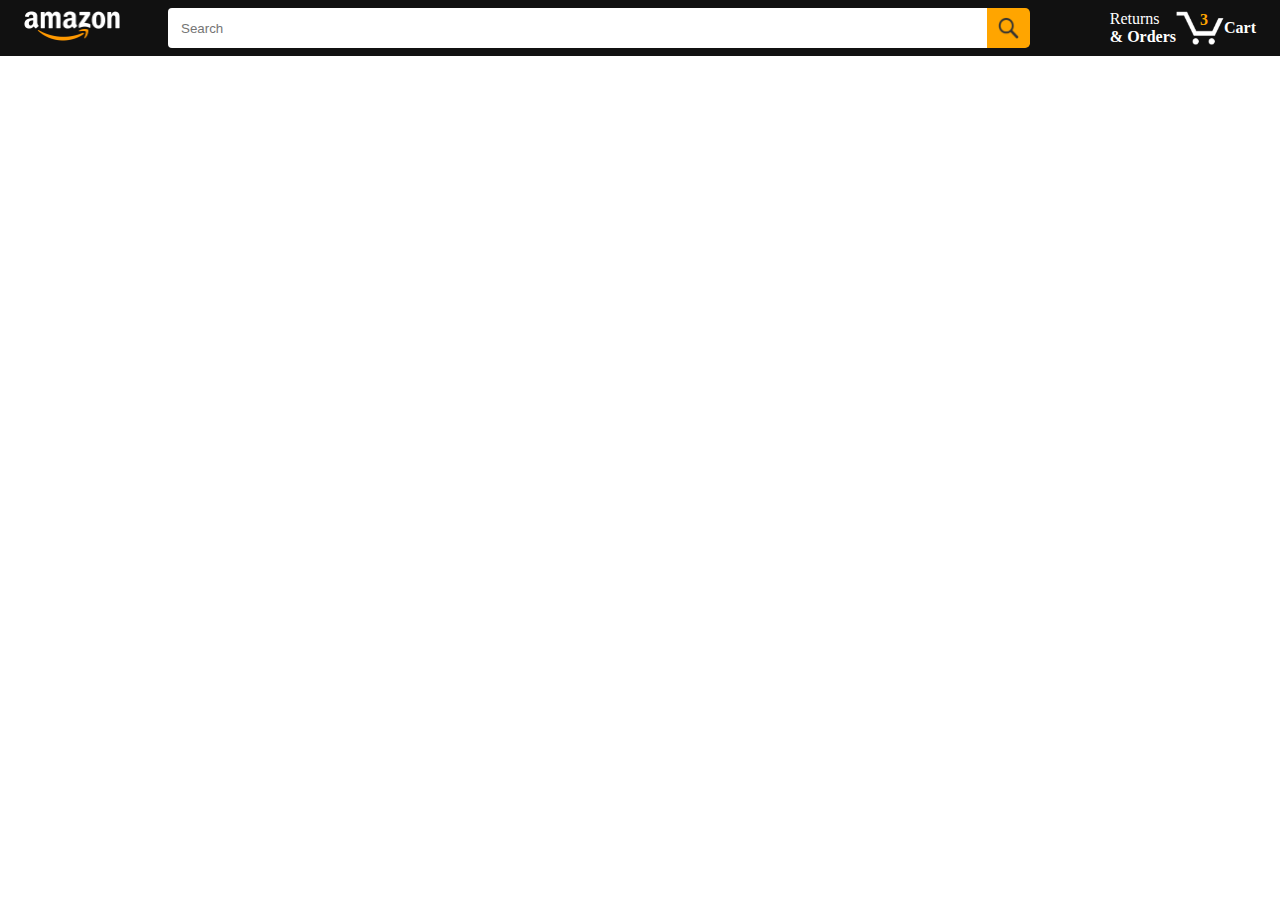
<file: Amazon/index.html>
<!DOCTYPE html>
<html lang="en">
  <head>
    <meta charset="UTF-8" />
    <meta name="viewport" content="width=device-width, initial-scale=1.0" />
    <title>Document</title>
    <link rel="stylesheet" href="style.css" />
  </head>
  <body>
    <header>
      <div class="header-left-section">
        <a href="#">
          <img src="./images/amazon-logo-white.png" alt="logo" class="logo" />
          <img
            src="./images/amazon-mobile-logo-white.png"
            alt="logo"
            class="mobile-logo"
          />
        </a>
      </div>

      <div class="header-middle-section">
        <input
          type="search"
          name="search"
          id="search"
          placeholder="Search"
          class="search-bar"
        />
        <span class="search-button">
          <img
            src="./images/icons/search-icon.png"
            alt="search"
            class="search-icon"
          />
        </span>
      </div>

      <div class="header-right-section">
        <a href="#" class="returns-and-orders">
          <span class="returns">Returns</span>
          <span class="orders">& Orders</span>
        </a>
        <a href="#" class="cart">
          <span class="cart-waiting-number">3</span>
          <img
            src="./images/icons/cart-icon.png"
            alt="cart"
            class="cart-icon"
          />
          <span class="cart-des">Cart</span>
        </a>
      </div>
    </header>
  </body>
</html>
</file>
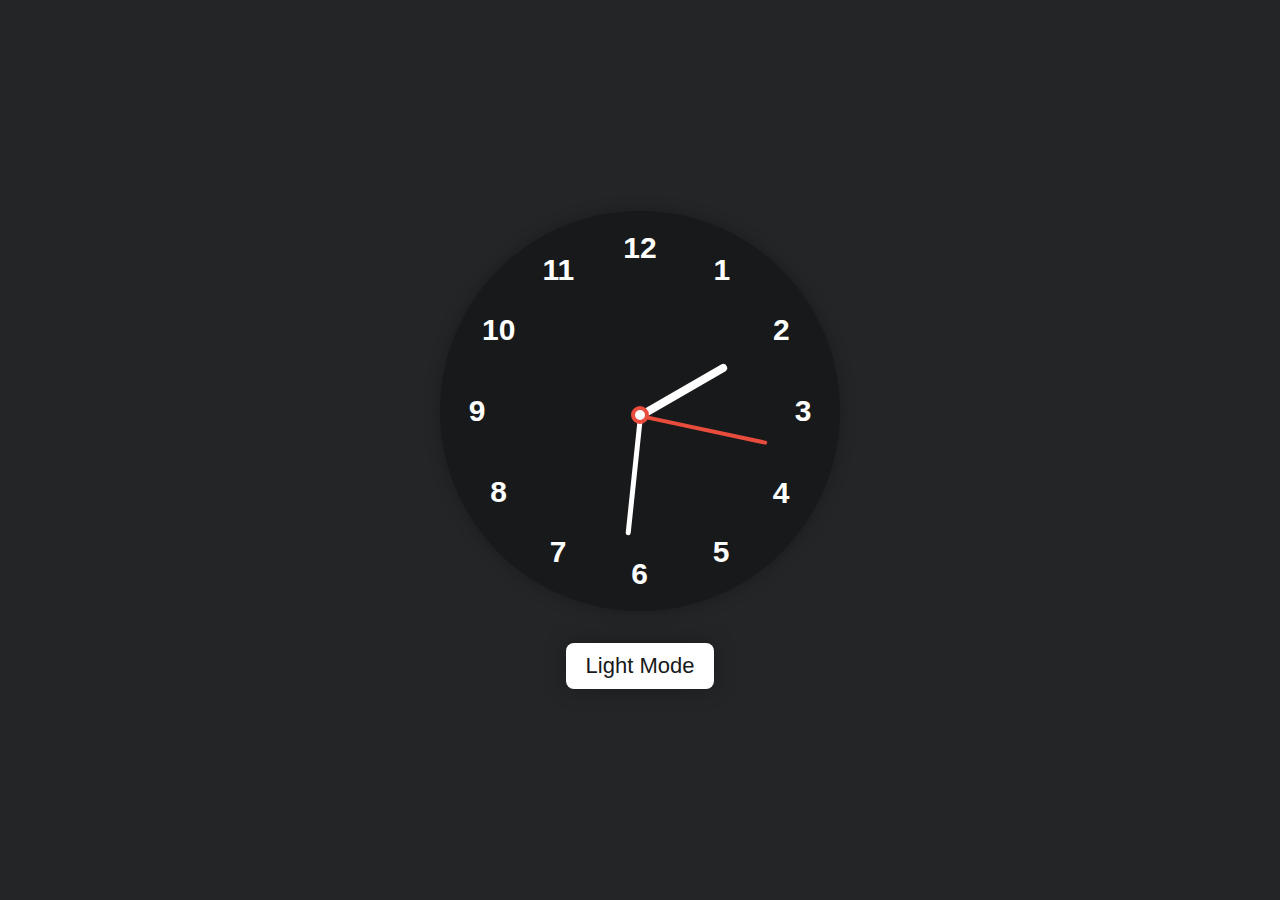
<file: clock/index.html>
<!DOCTYPE html>
<html lang="en">
  <head>
    <meta charset="UTF-8" />
    <meta name="viewport" content="width=device-width, initial-scale=1.0" />
    <title>Document</title>
    <link rel="stylesheet" href="style.css" />
  </head>
  <body class="dark">
    <div class="container">
      <div class="clock">
        <label style="--i: 1"><span>1</span></label>
        <label style="--i: 2"><span>2</span></label>
        <label style="--i: 3"><span>3</span></label>
        <label style="--i: 4"><span>4</span></label>
        <label style="--i: 5"><span>5</span></label>
        <label style="--i: 6"><span>6</span></label>
        <label style="--i: 7"><span>7</span></label>
        <label style="--i: 8"><span>8</span></label>
        <label style="--i: 9"><span>9</span></label>
        <label style="--i: 10"><span>10</span></label>
        <label style="--i: 11"><span>11</span></label>
        <label style="--i: 12"><span>12</span></label>
        <div class="indicator">
          <span class="hand hour"></span>
          <span class="hand minute"></span>
          <span class="hand second"></span>
        </div>
      </div>

      <div class="mode-switch">Light Mode</div>
    </div>

    <script src="app.js"></script>
  </body>
</html>
</file>
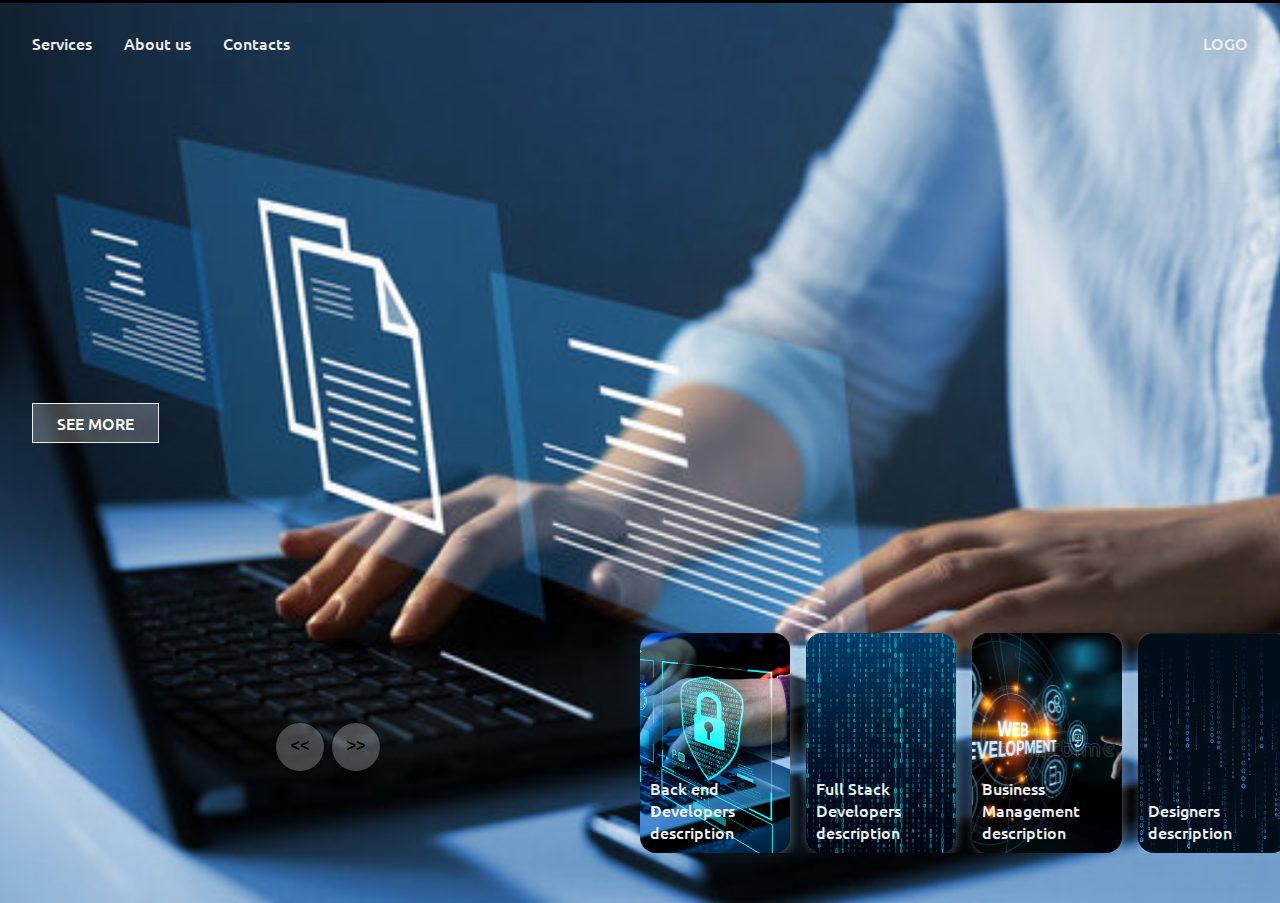
<file: company2/index.html>
<!DOCTYPE html>
<html lang="en"> 
  <head>
    <meta charset="UTF-8" />
    <meta name="viewport" content="width=device-width, initial-scale=1.0" />
    <title>Document</title>
    <link rel="stylesheet" href="style.css" />
    <link rel="stylesheet" href="style.css" />
    <link rel="preconnect" href="https://fonts.googleapis.com" />
    <link rel="preconnect" href="https://fonts.gstatic.com" crossorigin />
    <link
      href="https://fonts.googleapis.com/css2?family=Ubuntu:ital,wght@0,300;0,400;0,500;0,700;1,300;1,400;1,500;1,700&display=swap"
      rel="stylesheet"
    />
    <link rel="preconnect" href="https://fonts.googleapis.com" />
    <link rel="preconnect" href="https://fonts.gstatic.com" crossorigin />
    <link
      href="https://fonts.googleapis.com/css2?family=Roboto:ital,wght@0,100;0,300;0,400;0,500;0,700;0,900;1,100;1,300;1,400;1,500;1,700;1,900&family=Ubuntu:ital,wght@0,300;0,400;0,500;0,700;1,300;1,400;1,500;1,700&display=swap"
      rel="stylesheet"
    />
  </head>
  <body>
    <!-- header -->
    <header>
      <nav>
        <ul>
          <li><a href="">Services</a></li>
          <li><a href="">About us</a></li>
          <li><a href="">Contacts</a></li>
        </ul>
        <div class="logo"><a href="#">LOGO</a></div>
      </nav>
    </header>

    <section class="large-slider">
      <div class="list">
        <div class="item">
          <img src="./images/1.jpg" />
          <div class="content">
            <div class="title">Front end Developers</div>
            <div class="topic">Full</div>
            <div class="des">
              Lorem ipsum dolor, sit amet consectetur adipisicing elit. Eum at
              nam animi distinctio quos expedita ipsum quaerat eius unde
              praesentium id vel hic esse, commodi voluptatibus dolores.
              Ducimus, eius explicabo. Necessitatibus, magni nesciunt in
              eligendi, officiis dicta aliquid tempore aspernatur illum a error
              minima ullam ipsum distinctio illo laboriosam voluptates?
            </div>
            <div class="buttons">
              <a href="#">SEE MORE</a>
            </div>
          </div>
        </div>

        <div class="item">
          <img src="./images/3.png" />
          <div class="content">
            <div class="title">Back end Developers</div>
            <div class="topic">Full</div>
            <div class="des">
              Lorem ipsum dolor, sit amet consectetur adipisicing elit. Eum at
              nam animi distinctio quos expedita ipsum quaerat eius unde
              praesentium id vel hic esse, commodi voluptatibus dolores.
              Ducimus, eius explicabo. Necessitatibus, magni nesciunt in
              eligendi, officiis dicta aliquid tempore aspernatur illum a error
              minima ullam ipsum distinctio illo laboriosam voluptates?
            </div>
            <div class="buttons">
              <a href="#">SEE MORE</a>
            </div>
          </div>
        </div>

        <div class="item">
          <img src="./images/4.png" />
          <div class="content">
            <div class="title">Full Stack Developers</div>
            <div class="topic">Full</div>
            <div class="des">
              Lorem ipsum dolor, sit amet consectetur adipisicing elit. Eum at
              nam animi distinctio quos expedita ipsum quaerat eius unde
              praesentium id vel hic esse, commodi voluptatibus dolores.
              Ducimus, eius explicabo. Necessitatibus, magni nesciunt in
              eligendi, officiis dicta aliquid tempore aspernatur illum a error
              minima ullam ipsum distinctio illo laboriosam voluptates?
            </div>
            <div class="buttons">
              <a href="#">SEE MORE</a>
            </div>
          </div>
        </div>

        <div class="item">
          <img src="./images/11.webp" />
          <div class="content">
            <div class="title">Business Management</div>
            <div class="topic">Full</div>
            <div class="des">
              Lorem ipsum dolor, sit amet consectetur adipisicing elit. Eum at
              nam animi distinctio quos expedita ipsum quaerat eius unde
              praesentium id vel hic esse, commodi voluptatibus dolores.
              Ducimus, eius explicabo. Necessitatibus, magni nesciunt in
              eligendi, officiis dicta aliquid tempore aspernatur illum a error
              minima ullam ipsum distinctio illo laboriosam voluptates?
            </div>
            <div class="buttons">
              <a href="#">SEE MORE</a>
            </div>
          </div>
        </div>

        <div class="item">
          <img src="./images/7.avif" />
          <div class="content">
            <div class="title">Designers</div>
            <div class="topic">Full</div>
            <div class="des">
              Lorem ipsum dolor, sit amet consectetur adipisicing elit. Eum at
              nam animi distinctio quos expedita ipsum quaerat eius unde
              praesentium id vel hic esse, commodi voluptatibus dolores.
              Ducimus, eius explicabo. Necessitatibus, magni nesciunt in
              eligendi, officiis dicta aliquid tempore aspernatur illum a error
              minima ullam ipsum distinctio illo laboriosam voluptates?
            </div>
            <div class="buttons">
              <a href="#">SEE MORE</a>
            </div>
          </div>
        </div>

        <div class="item">
          <img src="./images/8.avif" />
          <div class="content">
            <div class="title">UX/UI Developers</div>
            <div class="topic">Full</div>
            <div class="des">
              Lorem ipsum dolor, sit amet consectetur adipisicing elit. Eum at
              nam animi distinctio quos expedita ipsum quaerat eius unde
              praesentium id vel hic esse, commodi voluptatibus dolores.
              Ducimus, eius explicabo. Necessitatibus, magni nesciunt in
              eligendi, officiis dicta aliquid tempore aspernatur illum a error
              minima ullam ipsum distinctio illo laboriosam voluptates?
            </div>
            <div class="buttons">
              <a href="#">SEE MORE</a>
            </div>
          </div>
        </div>
      </div>

      <div class="thumbnail">        
        <div class="item">
          <img src="./images/3.png" />
          <div class="content">
            <div class="title">Back end Developers</div>
            <div class="des">description</div>
          </div>
        </div>
 
        <div class="item">
          <img src="./images/4.png" />
          <div class="content">
            <div class="title">Full Stack Developers</div>
            <div class="des">description</div>
          </div>
        </div>

        <div class="item">
          <img src="./images/11.webp" />
          <div class="content">
            <div class="title">Business Management</div>
            <div class="des">description</div>
          </div>
        </div>

        <div class="item">
          <img src="./images/7.avif" />
          <div class="content">
            <div class="title">Designers</div>
            <div class="des">description</div>
          </div>
        </div>

        <div class="item">
          <img src="./images/8.avif" />
          <div class="content">
            <div class="title">UX/UI Developers</div>
            <div class="des">description</div>
          </div>
        </div>

        <div class="item">
          <img src="./images/1.jpg" />
          <div class="content">
            <div class="title">Front end Developers</div>
            <div class="des">description</div>
          </div>
        </div>
      </div>

      <div class="arrows">
        <button id="prev"><<</button>
        <button id="next">>></button>
      </div>
    </section>

    <script src="app.js"></script>
  </body>
</html>
</file>
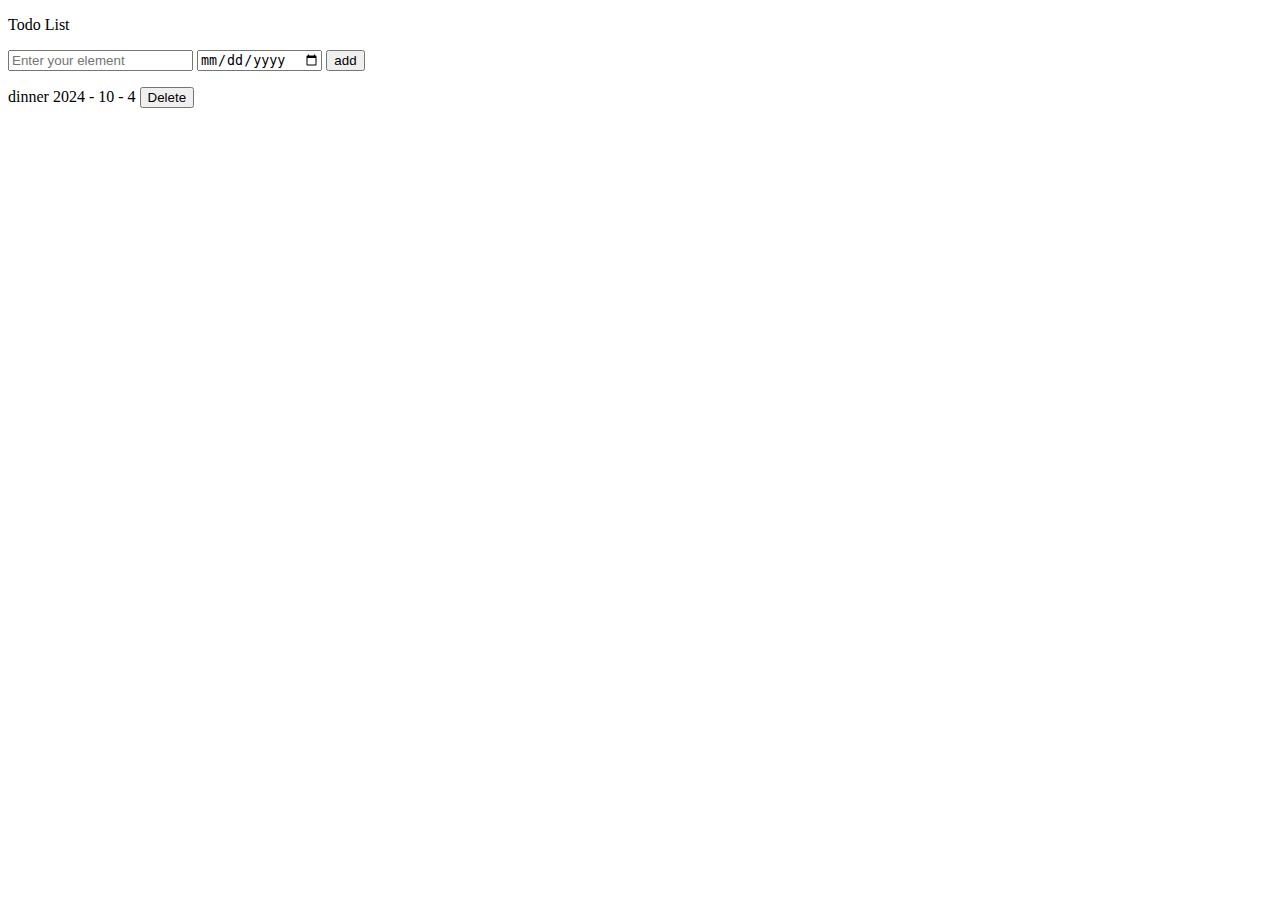
<file: js/index.html>
<!DOCTYPE html>
<html lang="en">
<head>
    <meta charset="UTF-8">
    <meta name="viewport" content="width=device-width, initial-scale=1.0">
    <title>Document</title>
</head>
<body>
    <p>Todo List</p>
    <input type="text" placeholder="Enter your element" class="element">
    <input type="date" name="" id="date">
    <button class="but">add</button>

    <div class="display"></div>

    <script src="script.js"></script>
</body>
</html>
</file>
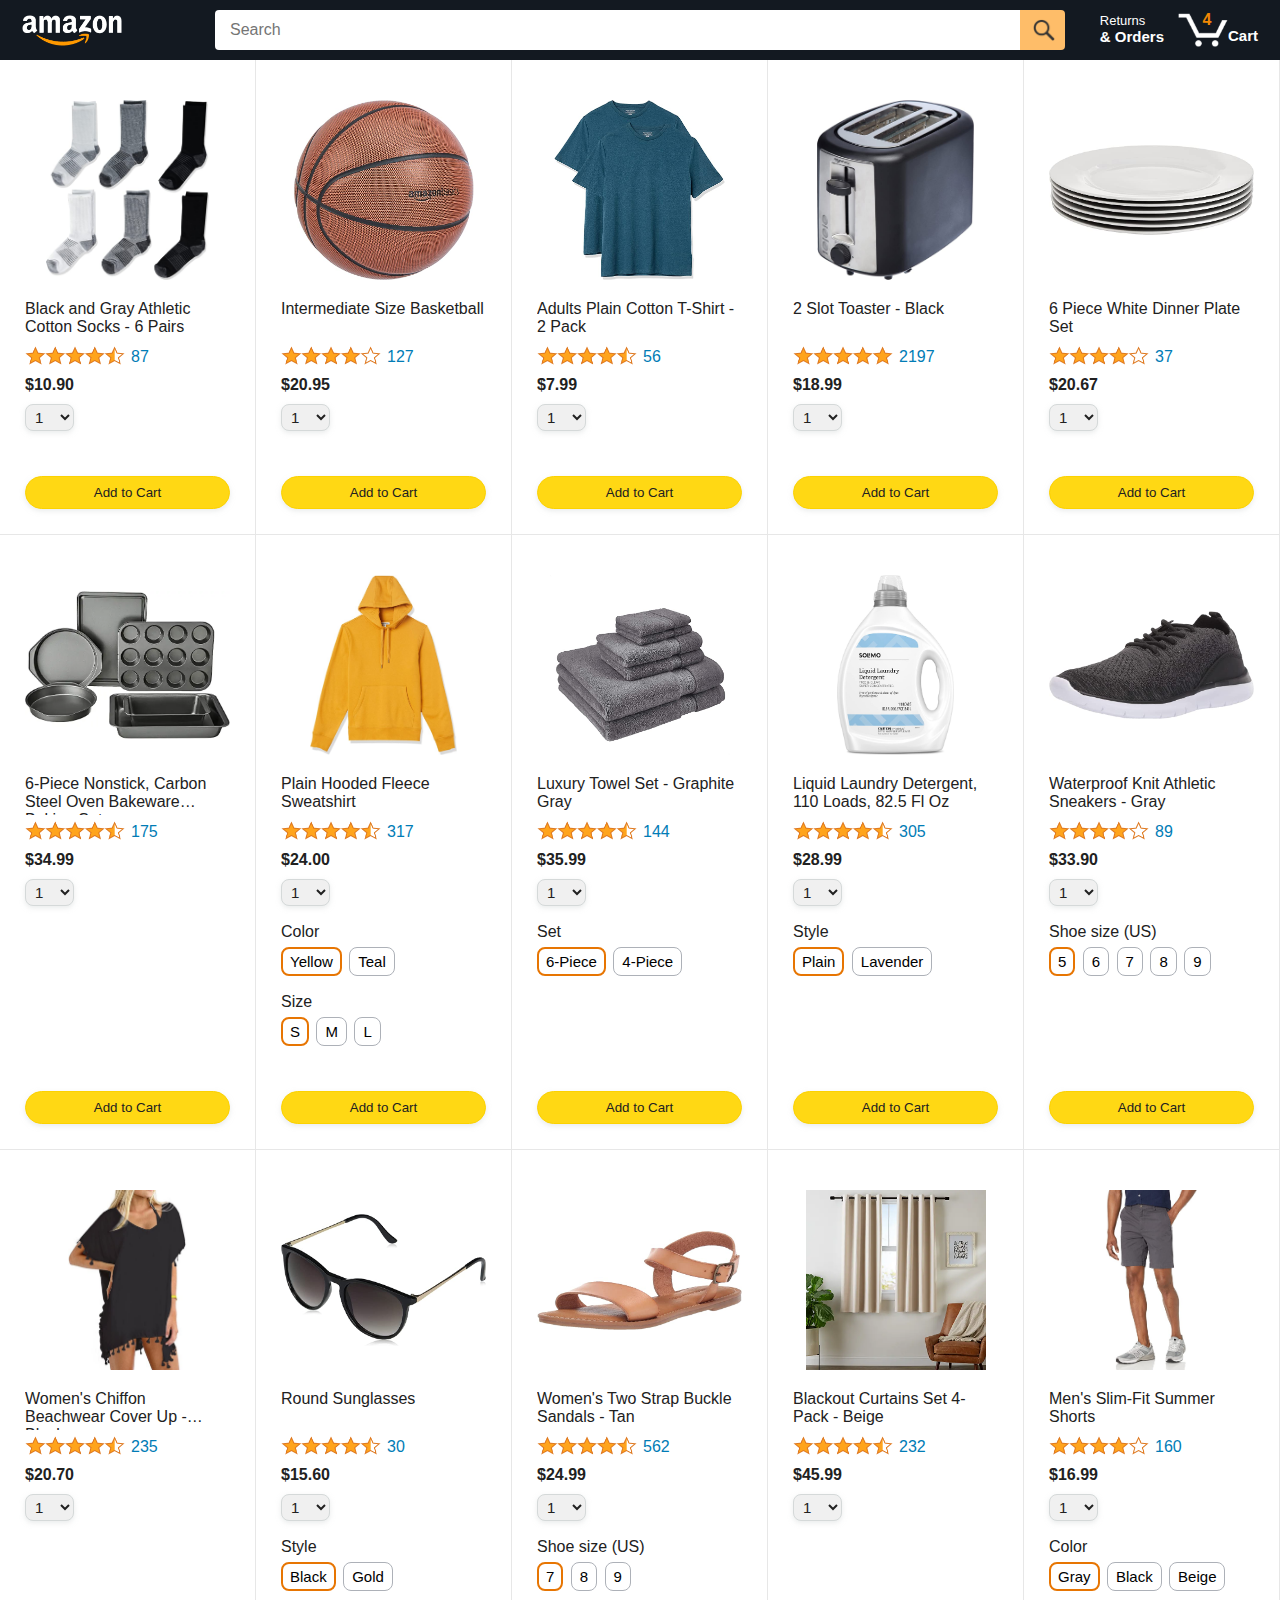
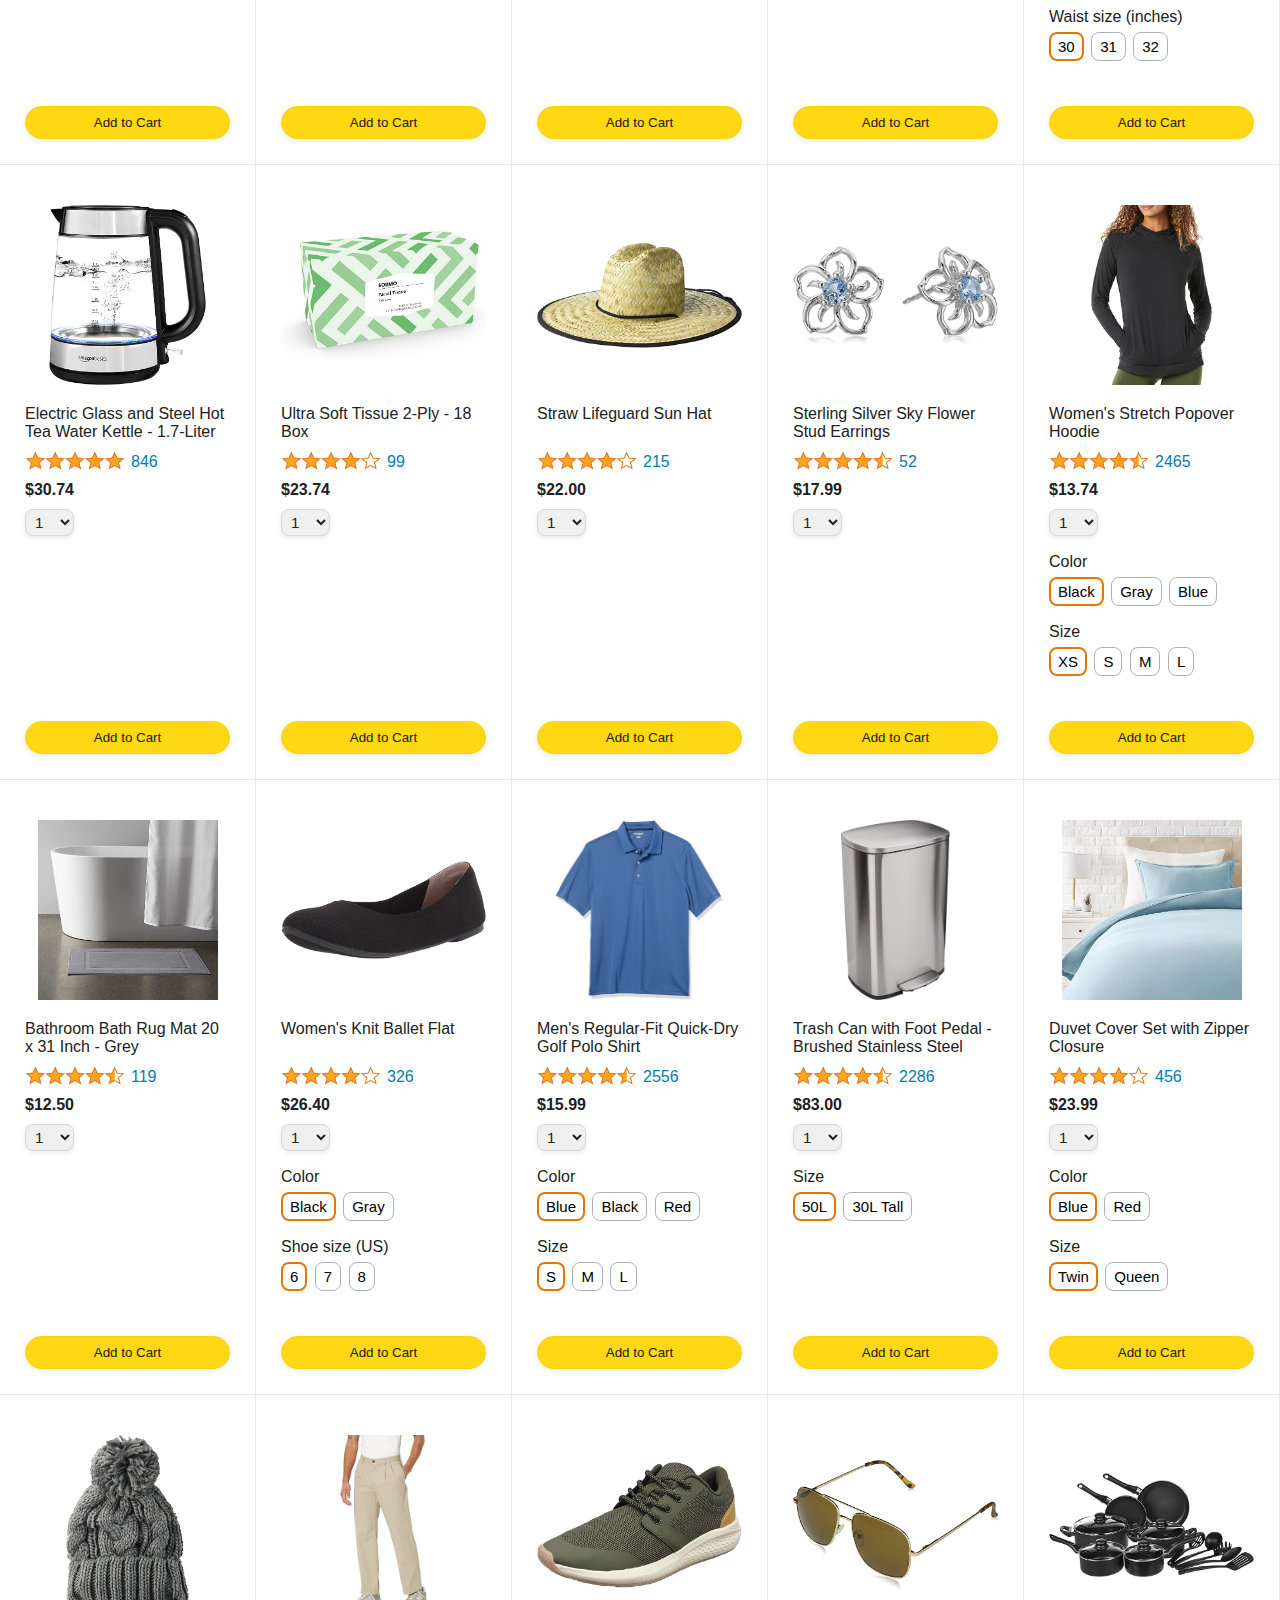
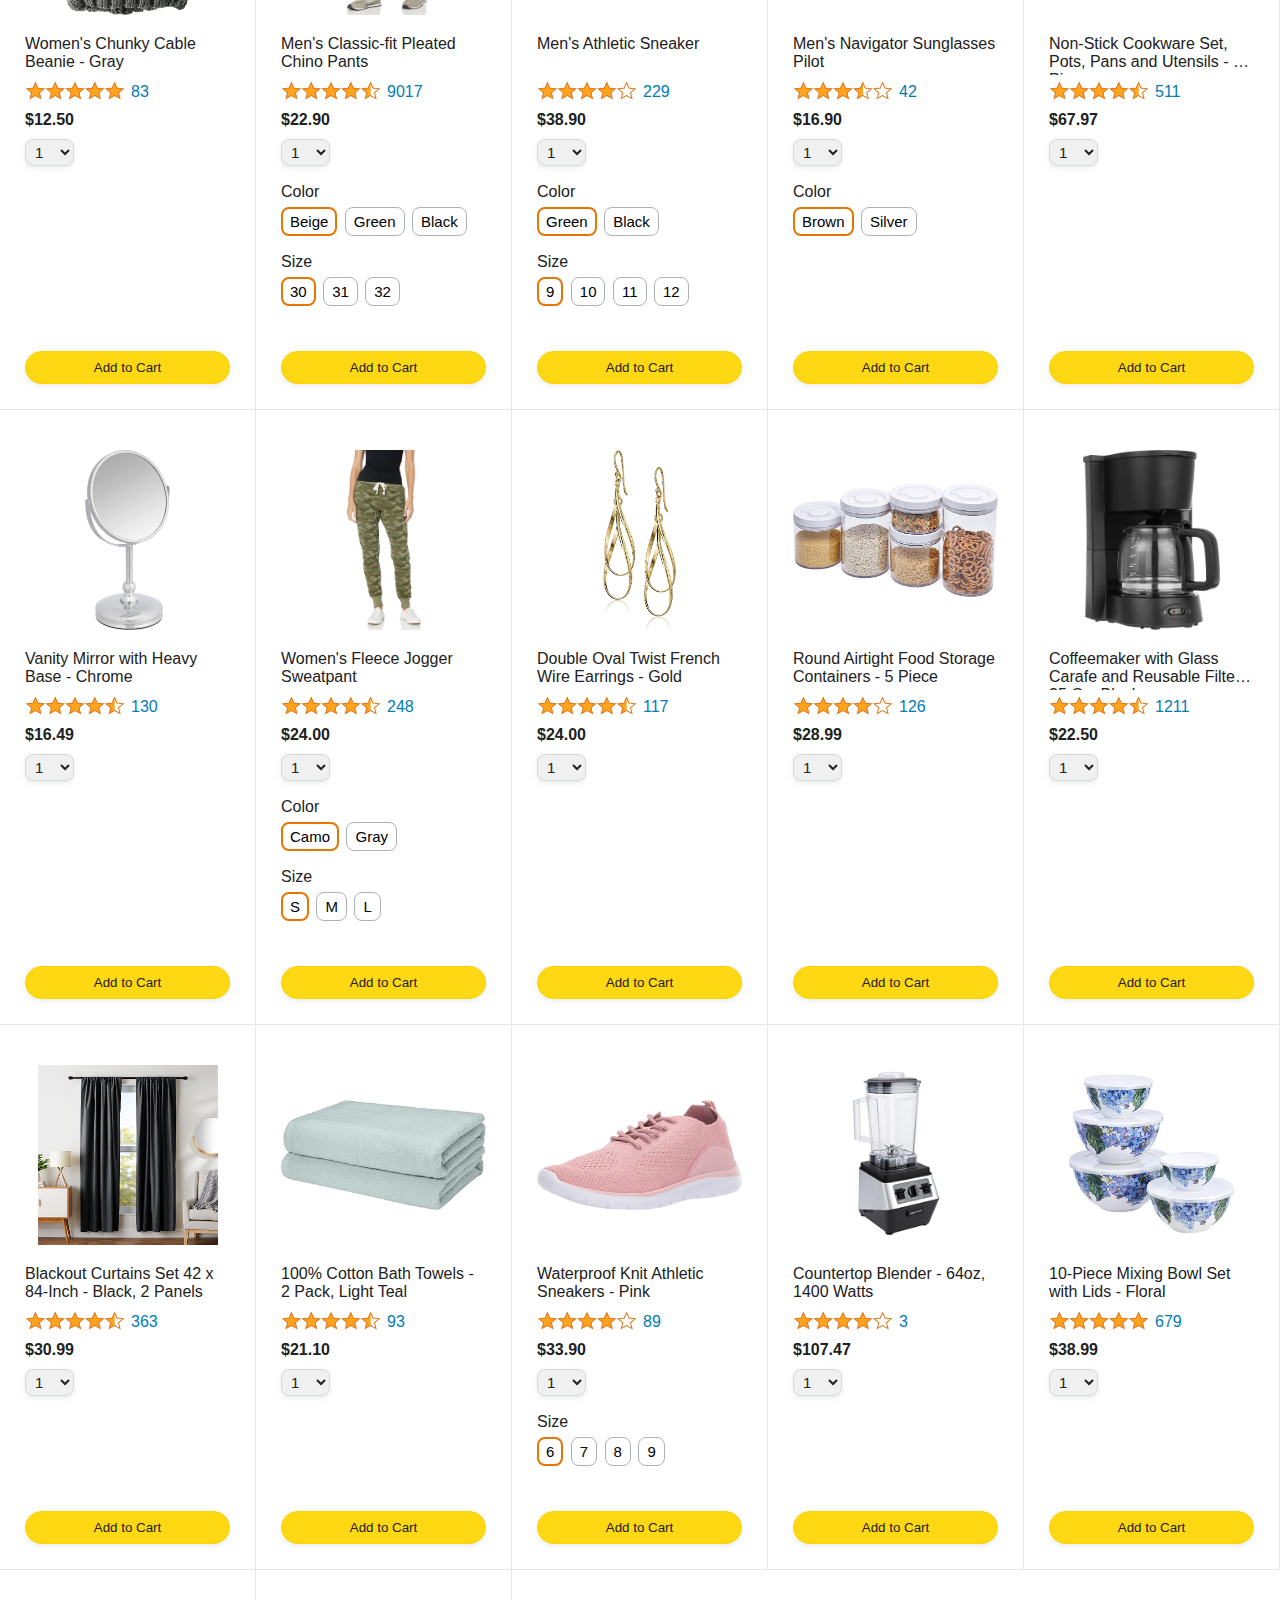
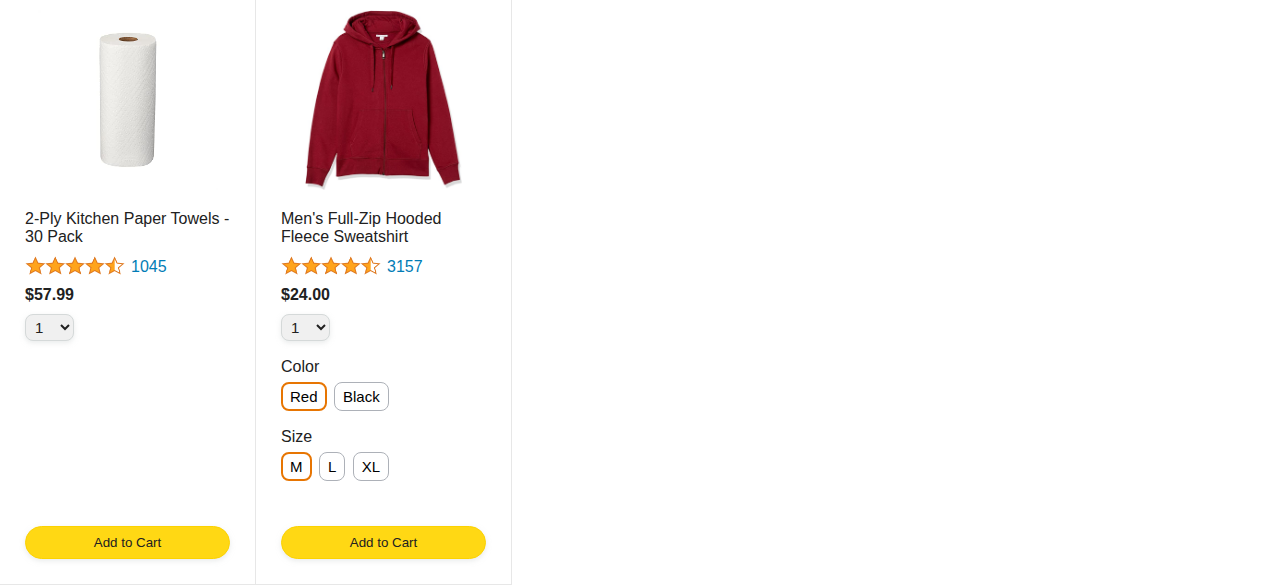
<file: downloads/Amazon Project.html>
<!DOCTYPE html>
<!-- saved from url=(0040)https://supersimple.dev/projects/amazon/ -->
<html><head><meta http-equiv="Content-Type" content="text/html; charset=UTF-8">
    <title>Amazon Project</title>

    <!-- This code is needed for responsive design to work properly on a phone.
      (Responsive design = make the website look good on smaller screen sizes). -->
    <meta name="viewport" content="width=device-width, initial-scale=1">

    <!-- Load the font Roboto from Google Fonts. -->
    <link rel="preconnect" href="https://fonts.googleapis.com/">
    <link rel="preconnect" href="https://fonts.gstatic.com/" crossorigin="">
    <link href="./Amazon Project_files/css2" rel="stylesheet">

    <!-- Our custom CSS for this page. -->
    <link rel="stylesheet" href="./Amazon Project_files/general.css">
    <link rel="stylesheet" href="./Amazon Project_files/amazon-header.css">
    <link rel="stylesheet" href="./Amazon Project_files/amazon.css">
  </head>
  <body>
    <header class="js-amazon-header amazon-header">
      <section class="left-section">
        <a href="https://supersimple.dev/projects/amazon/" class="header-link">
          <img class="amazon-logo" src="./Amazon Project_files/amazon-logo-white.png">
          <img class="amazon-mobile-logo" src="./Amazon Project_files/amazon-mobile-logo-white.png">
        </a>
      </section>

      <section class="middle-section">
        <input class="js-search-bar search-bar" type="text" placeholder="Search" value="" data-testid="search-input">

        <button class="js-search-button search-button" data-testid="search-button">
          <img class="search-icon" src="./Amazon Project_files/search-icon.png">
        </button>
      </section>

      <section class="right-section">
        <a class="orders-link header-link" href="https://supersimple.dev/projects/amazon/orders">
          <span class="returns-text">Returns</span>
          <span class="orders-text">&amp; Orders</span>
        </a>

        <a class="cart-link header-link" href="https://supersimple.dev/projects/amazon/checkout">
          <img class="cart-icon" src="./Amazon Project_files/cart-icon.png">
          <div class="js-cart-quantity cart-quantity" data-testid="cart-quantity">
            4
          </div>
          <div class="cart-text">Cart</div>
        </a>
      </section>

      <section class="right-section-mobile">
        <img class="js-hamburger-menu-toggle hamburger-menu-toggle" src="./Amazon Project_files/hamburger-menu.png" data-testid="hamburger-menu-toggle">
      </section>

      <div class="js-hamburger-menu-dropdown hamburger-menu-dropdown" data-testid="hamburger-menu-dropdown">
        <a class="hamburger-menu-link" href="https://supersimple.dev/projects/amazon/orders">
          Returns &amp; Orders
        </a>
        <a class="hamburger-menu-link" href="https://supersimple.dev/projects/amazon/checkout">
          Cart (<span class="js-cart-quantity-mobile cart-quantity-mobile" data-testid="cart-quantity-mobile">4</span>)
        </a>
      </div>
    </header>

    <main>
      <div class="js-products-grid products-grid">
        <div class="js-product-container product-container" data-product-id="e43638ce-6aa0-4b85-b27f-e1d07eb678c6" data-testid="product-container-e43638ce-6aa0-4b85-b27f-e1d07eb678c6">
          <div class="product-image-container">
            <img class="js-product-image product-image" src="./Amazon Project_files/athletic-cotton-socks-6-pairs.jpg" data-testid="product-image">
          </div>

          <div class="product-name limit-to-2-lines">
            Black and Gray Athletic Cotton Socks - 6 Pairs
          </div>

          <div class="product-rating-container">
            <img class="product-rating-stars" src="./Amazon Project_files/rating-45.png">
            <div class="product-rating-count link-primary">
              87
            </div>
          </div>

          <div class="product-price">
            $10.90
          </div>

          <div class="product-quantity-container">
            <select class="js-quantity-selector" data-testid="quantity-selector">
              <option selected="" value="1">1</option>
              <option value="2">2</option>
              <option value="3">3</option>
              <option value="4">4</option>
              <option value="5">5</option>
              <option value="6">6</option>
              <option value="7">7</option>
              <option value="8">8</option>
              <option value="9">9</option>
              <option value="10">10</option>
            </select>
          </div>

          

          <div class="product-spacer"></div>

          <div class="js-added-to-cart-message added-to-cart-message" data-testid="added-to-cart-message">
            <img src="./Amazon Project_files/checkmark.png">
            Added
          </div>

          <button class="js-add-to-cart-button
            add-to-cart-button button-primary" data-testid="add-to-cart-button">
            Add to Cart
          </button>
        </div>
      
        <div class="js-product-container product-container" data-product-id="15b6fc6f-327a-4ec4-896f-486349e85a3d" data-testid="product-container-15b6fc6f-327a-4ec4-896f-486349e85a3d">
          <div class="product-image-container">
            <img class="js-product-image product-image" src="./Amazon Project_files/intermediate-composite-basketball.jpg" data-testid="product-image">
          </div>

          <div class="product-name limit-to-2-lines">
            Intermediate Size Basketball
          </div>

          <div class="product-rating-container">
            <img class="product-rating-stars" src="./Amazon Project_files/rating-4.png">
            <div class="product-rating-count link-primary">
              127
            </div>
          </div>

          <div class="product-price">
            $20.95
          </div>

          <div class="product-quantity-container">
            <select class="js-quantity-selector" data-testid="quantity-selector">
              <option selected="" value="1">1</option>
              <option value="2">2</option>
              <option value="3">3</option>
              <option value="4">4</option>
              <option value="5">5</option>
              <option value="6">6</option>
              <option value="7">7</option>
              <option value="8">8</option>
              <option value="9">9</option>
              <option value="10">10</option>
            </select>
          </div>

          

          <div class="product-spacer"></div>

          <div class="js-added-to-cart-message added-to-cart-message" data-testid="added-to-cart-message">
            <img src="./Amazon Project_files/checkmark.png">
            Added
          </div>

          <button class="js-add-to-cart-button
            add-to-cart-button button-primary" data-testid="add-to-cart-button">
            Add to Cart
          </button>
        </div>
      
        <div class="js-product-container product-container" data-product-id="83d4ca15-0f35-48f5-b7a3-1ea210004f2e" data-testid="product-container-83d4ca15-0f35-48f5-b7a3-1ea210004f2e">
          <div class="product-image-container">
            <img class="js-product-image product-image" src="./Amazon Project_files/adults-plain-cotton-tshirt-2-pack-teal.jpg" data-testid="product-image">
          </div>

          <div class="product-name limit-to-2-lines">
            Adults Plain Cotton T-Shirt - 2 Pack
          </div>

          <div class="product-rating-container">
            <img class="product-rating-stars" src="./Amazon Project_files/rating-45.png">
            <div class="product-rating-count link-primary">
              56
            </div>
          </div>

          <div class="product-price">
            $7.99
          </div>

          <div class="product-quantity-container">
            <select class="js-quantity-selector" data-testid="quantity-selector">
              <option selected="" value="1">1</option>
              <option value="2">2</option>
              <option value="3">3</option>
              <option value="4">4</option>
              <option value="5">5</option>
              <option value="6">6</option>
              <option value="7">7</option>
              <option value="8">8</option>
              <option value="9">9</option>
              <option value="10">10</option>
            </select>
          </div>

          

          <div class="product-spacer"></div>

          <div class="js-added-to-cart-message added-to-cart-message" data-testid="added-to-cart-message">
            <img src="./Amazon Project_files/checkmark.png">
            Added
          </div>

          <button class="js-add-to-cart-button
            add-to-cart-button button-primary" data-testid="add-to-cart-button">
            Add to Cart
          </button>
        </div>
      
        <div class="js-product-container product-container" data-product-id="54e0eccd-8f36-462b-b68a-8182611d9add" data-testid="product-container-54e0eccd-8f36-462b-b68a-8182611d9add">
          <div class="product-image-container">
            <img class="js-product-image product-image" src="./Amazon Project_files/black-2-slot-toaster.jpg" data-testid="product-image">
          </div>

          <div class="product-name limit-to-2-lines">
            2 Slot Toaster - Black
          </div>

          <div class="product-rating-container">
            <img class="product-rating-stars" src="./Amazon Project_files/rating-5.png">
            <div class="product-rating-count link-primary">
              2197
            </div>
          </div>

          <div class="product-price">
            $18.99
          </div>

          <div class="product-quantity-container">
            <select class="js-quantity-selector" data-testid="quantity-selector">
              <option selected="" value="1">1</option>
              <option value="2">2</option>
              <option value="3">3</option>
              <option value="4">4</option>
              <option value="5">5</option>
              <option value="6">6</option>
              <option value="7">7</option>
              <option value="8">8</option>
              <option value="9">9</option>
              <option value="10">10</option>
            </select>
          </div>

          

          <div class="product-spacer"></div>

          <div class="js-added-to-cart-message added-to-cart-message" data-testid="added-to-cart-message">
            <img src="./Amazon Project_files/checkmark.png">
            Added
          </div>

          <button class="js-add-to-cart-button
            add-to-cart-button button-primary" data-testid="add-to-cart-button">
            Add to Cart
          </button>
        </div>
      
        <div class="js-product-container product-container" data-product-id="3ebe75dc-64d2-4137-8860-1f5a963e534b" data-testid="product-container-3ebe75dc-64d2-4137-8860-1f5a963e534b">
          <div class="product-image-container">
            <img class="js-product-image product-image" src="./Amazon Project_files/6-piece-white-dinner-plate-set.jpg" data-testid="product-image">
          </div>

          <div class="product-name limit-to-2-lines">
            6 Piece White Dinner Plate Set
          </div>

          <div class="product-rating-container">
            <img class="product-rating-stars" src="./Amazon Project_files/rating-4.png">
            <div class="product-rating-count link-primary">
              37
            </div>
          </div>

          <div class="product-price">
            $20.67
          </div>

          <div class="product-quantity-container">
            <select class="js-quantity-selector" data-testid="quantity-selector">
              <option selected="" value="1">1</option>
              <option value="2">2</option>
              <option value="3">3</option>
              <option value="4">4</option>
              <option value="5">5</option>
              <option value="6">6</option>
              <option value="7">7</option>
              <option value="8">8</option>
              <option value="9">9</option>
              <option value="10">10</option>
            </select>
          </div>

          

          <div class="product-spacer"></div>

          <div class="js-added-to-cart-message added-to-cart-message" data-testid="added-to-cart-message">
            <img src="./Amazon Project_files/checkmark.png">
            Added
          </div>

          <button class="js-add-to-cart-button
            add-to-cart-button button-primary" data-testid="add-to-cart-button">
            Add to Cart
          </button>
        </div>
      
        <div class="js-product-container product-container" data-product-id="8c9c52b5-5a19-4bcb-a5d1-158a74287c53" data-testid="product-container-8c9c52b5-5a19-4bcb-a5d1-158a74287c53">
          <div class="product-image-container">
            <img class="js-product-image product-image" src="./Amazon Project_files/6-piece-non-stick-baking-set.webp" data-testid="product-image">
          </div>

          <div class="product-name limit-to-2-lines">
            6-Piece Nonstick, Carbon Steel Oven Bakeware Baking Set
          </div>

          <div class="product-rating-container">
            <img class="product-rating-stars" src="./Amazon Project_files/rating-45.png">
            <div class="product-rating-count link-primary">
              175
            </div>
          </div>

          <div class="product-price">
            $34.99
          </div>

          <div class="product-quantity-container">
            <select class="js-quantity-selector" data-testid="quantity-selector">
              <option selected="" value="1">1</option>
              <option value="2">2</option>
              <option value="3">3</option>
              <option value="4">4</option>
              <option value="5">5</option>
              <option value="6">6</option>
              <option value="7">7</option>
              <option value="8">8</option>
              <option value="9">9</option>
              <option value="10">10</option>
            </select>
          </div>

          

          <div class="product-spacer"></div>

          <div class="js-added-to-cart-message added-to-cart-message" data-testid="added-to-cart-message">
            <img src="./Amazon Project_files/checkmark.png">
            Added
          </div>

          <button class="js-add-to-cart-button
            add-to-cart-button button-primary" data-testid="add-to-cart-button">
            Add to Cart
          </button>
        </div>
      
        <div class="js-product-container product-container" data-product-id="dd82ca78-a18b-4e2a-9250-31e67412f98d" data-testid="product-container-dd82ca78-a18b-4e2a-9250-31e67412f98d">
          <div class="product-image-container">
            <img class="js-product-image product-image" src="./Amazon Project_files/plain-hooded-fleece-sweatshirt-yellow.jpg" data-testid="product-image">
          </div>

          <div class="product-name limit-to-2-lines">
            Plain Hooded Fleece Sweatshirt
          </div>

          <div class="product-rating-container">
            <img class="product-rating-stars" src="./Amazon Project_files/rating-45.png">
            <div class="product-rating-count link-primary">
              317
            </div>
          </div>

          <div class="product-price">
            $24.00
          </div>

          <div class="product-quantity-container">
            <select class="js-quantity-selector" data-testid="quantity-selector">
              <option selected="" value="1">1</option>
              <option value="2">2</option>
              <option value="3">3</option>
              <option value="4">4</option>
              <option value="5">5</option>
              <option value="6">6</option>
              <option value="7">7</option>
              <option value="8">8</option>
              <option value="9">9</option>
              <option value="10">10</option>
            </select>
          </div>

          
        <div class="variation-name">
          Color
        </div>

        <div class="js-variation-options-container variation-options-container">
          
        <button class="js-variation-option variation-option
          js-selected-variation is-selected" data-variation-name="Color" data-variation-value="Yellow" data-testid="variation-Color-Yellow">
          Yellow
        </button>
      
        <button class="js-variation-option variation-option
          " data-variation-name="Color" data-variation-value="Teal" data-testid="variation-Color-Teal">
          Teal
        </button>
      
        </div>
      
        <div class="variation-name">
          Size
        </div>

        <div class="js-variation-options-container variation-options-container">
          
        <button class="js-variation-option variation-option
          js-selected-variation is-selected" data-variation-name="Size" data-variation-value="S" data-testid="variation-Size-S">
          S
        </button>
      
        <button class="js-variation-option variation-option
          " data-variation-name="Size" data-variation-value="M" data-testid="variation-Size-M">
          M
        </button>
      
        <button class="js-variation-option variation-option
          " data-variation-name="Size" data-variation-value="L" data-testid="variation-Size-L">
          L
        </button>
      
        </div>
      

          <div class="product-spacer"></div>

          <div class="js-added-to-cart-message added-to-cart-message" data-testid="added-to-cart-message">
            <img src="./Amazon Project_files/checkmark.png">
            Added
          </div>

          <button class="js-add-to-cart-button
            add-to-cart-button button-primary" data-testid="add-to-cart-button">
            Add to Cart
          </button>
        </div>
      
        <div class="js-product-container product-container" data-product-id="77919bbe-0e56-475b-adde-4f24dfed3a04" data-testid="product-container-77919bbe-0e56-475b-adde-4f24dfed3a04">
          <div class="product-image-container">
            <img class="js-product-image product-image" src="./Amazon Project_files/luxury-tower-set-6-piece.jpg" data-testid="product-image">
          </div>

          <div class="product-name limit-to-2-lines">
            Luxury Towel Set - Graphite Gray
          </div>

          <div class="product-rating-container">
            <img class="product-rating-stars" src="./Amazon Project_files/rating-45.png">
            <div class="product-rating-count link-primary">
              144
            </div>
          </div>

          <div class="product-price">
            $35.99
          </div>

          <div class="product-quantity-container">
            <select class="js-quantity-selector" data-testid="quantity-selector">
              <option selected="" value="1">1</option>
              <option value="2">2</option>
              <option value="3">3</option>
              <option value="4">4</option>
              <option value="5">5</option>
              <option value="6">6</option>
              <option value="7">7</option>
              <option value="8">8</option>
              <option value="9">9</option>
              <option value="10">10</option>
            </select>
          </div>

          
        <div class="variation-name">
          Set
        </div>

        <div class="js-variation-options-container variation-options-container">
          
        <button class="js-variation-option variation-option
          js-selected-variation is-selected" data-variation-name="Set" data-variation-value="6-Piece" data-testid="variation-Set-6-Piece">
          6-Piece
        </button>
      
        <button class="js-variation-option variation-option
          " data-variation-name="Set" data-variation-value="4-Piece" data-testid="variation-Set-4-Piece">
          4-Piece
        </button>
      
        </div>
      

          <div class="product-spacer"></div>

          <div class="js-added-to-cart-message added-to-cart-message" data-testid="added-to-cart-message">
            <img src="./Amazon Project_files/checkmark.png">
            Added
          </div>

          <button class="js-add-to-cart-button
            add-to-cart-button button-primary" data-testid="add-to-cart-button">
            Add to Cart
          </button>
        </div>
      
        <div class="js-product-container product-container" data-product-id="3fdfe8d6-9a15-4979-b459-585b0d0545b9" data-testid="product-container-3fdfe8d6-9a15-4979-b459-585b0d0545b9">
          <div class="product-image-container">
            <img class="js-product-image product-image" src="./Amazon Project_files/liquid-laundry-detergent-plain.jpg" data-testid="product-image">
          </div>

          <div class="product-name limit-to-2-lines">
            Liquid Laundry Detergent, 110 Loads, 82.5 Fl Oz
          </div>

          <div class="product-rating-container">
            <img class="product-rating-stars" src="./Amazon Project_files/rating-45.png">
            <div class="product-rating-count link-primary">
              305
            </div>
          </div>

          <div class="product-price">
            $28.99
          </div>

          <div class="product-quantity-container">
            <select class="js-quantity-selector" data-testid="quantity-selector">
              <option selected="" value="1">1</option>
              <option value="2">2</option>
              <option value="3">3</option>
              <option value="4">4</option>
              <option value="5">5</option>
              <option value="6">6</option>
              <option value="7">7</option>
              <option value="8">8</option>
              <option value="9">9</option>
              <option value="10">10</option>
            </select>
          </div>

          
        <div class="variation-name">
          Style
        </div>

        <div class="js-variation-options-container variation-options-container">
          
        <button class="js-variation-option variation-option
          js-selected-variation is-selected" data-variation-name="Style" data-variation-value="Plain" data-testid="variation-Style-Plain">
          Plain
        </button>
      
        <button class="js-variation-option variation-option
          " data-variation-name="Style" data-variation-value="Lavender" data-testid="variation-Style-Lavender">
          Lavender
        </button>
      
        </div>
      

          <div class="product-spacer"></div>

          <div class="js-added-to-cart-message added-to-cart-message" data-testid="added-to-cart-message">
            <img src="./Amazon Project_files/checkmark.png">
            Added
          </div>

          <button class="js-add-to-cart-button
            add-to-cart-button button-primary" data-testid="add-to-cart-button">
            Add to Cart
          </button>
        </div>
      
        <div class="js-product-container product-container" data-product-id="58b4fc92-e98c-42aa-8c55-b6b79996769a" data-testid="product-container-58b4fc92-e98c-42aa-8c55-b6b79996769a">
          <div class="product-image-container">
            <img class="js-product-image product-image" src="./Amazon Project_files/knit-athletic-sneakers-gray.jpg" data-testid="product-image">
          </div>

          <div class="product-name limit-to-2-lines">
            Waterproof Knit Athletic Sneakers - Gray
          </div>

          <div class="product-rating-container">
            <img class="product-rating-stars" src="./Amazon Project_files/rating-4.png">
            <div class="product-rating-count link-primary">
              89
            </div>
          </div>

          <div class="product-price">
            $33.90
          </div>

          <div class="product-quantity-container">
            <select class="js-quantity-selector" data-testid="quantity-selector">
              <option selected="" value="1">1</option>
              <option value="2">2</option>
              <option value="3">3</option>
              <option value="4">4</option>
              <option value="5">5</option>
              <option value="6">6</option>
              <option value="7">7</option>
              <option value="8">8</option>
              <option value="9">9</option>
              <option value="10">10</option>
            </select>
          </div>

          
        <div class="variation-name">
          Shoe size (US)
        </div>

        <div class="js-variation-options-container variation-options-container">
          
        <button class="js-variation-option variation-option
          js-selected-variation is-selected" data-variation-name="Shoe size (US)" data-variation-value="5" data-testid="variation-Shoe size (US)-5">
          5
        </button>
      
        <button class="js-variation-option variation-option
          " data-variation-name="Shoe size (US)" data-variation-value="6" data-testid="variation-Shoe size (US)-6">
          6
        </button>
      
        <button class="js-variation-option variation-option
          " data-variation-name="Shoe size (US)" data-variation-value="7" data-testid="variation-Shoe size (US)-7">
          7
        </button>
      
        <button class="js-variation-option variation-option
          " data-variation-name="Shoe size (US)" data-variation-value="8" data-testid="variation-Shoe size (US)-8">
          8
        </button>
      
        <button class="js-variation-option variation-option
          " data-variation-name="Shoe size (US)" data-variation-value="9" data-testid="variation-Shoe size (US)-9">
          9
        </button>
      
        </div>
      

          <div class="product-spacer"></div>

          <div class="js-added-to-cart-message added-to-cart-message" data-testid="added-to-cart-message">
            <img src="./Amazon Project_files/checkmark.png">
            Added
          </div>

          <button class="js-add-to-cart-button
            add-to-cart-button button-primary" data-testid="add-to-cart-button">
            Add to Cart
          </button>
        </div>
      
        <div class="js-product-container product-container" data-product-id="5968897c-4d27-4872-89f6-5bcb052746d7" data-testid="product-container-5968897c-4d27-4872-89f6-5bcb052746d7">
          <div class="product-image-container">
            <img class="js-product-image product-image" src="./Amazon Project_files/women-chiffon-beachwear-coverup-black.jpg" data-testid="product-image">
          </div>

          <div class="product-name limit-to-2-lines">
            Women's Chiffon Beachwear Cover Up - Black
          </div>

          <div class="product-rating-container">
            <img class="product-rating-stars" src="./Amazon Project_files/rating-45.png">
            <div class="product-rating-count link-primary">
              235
            </div>
          </div>

          <div class="product-price">
            $20.70
          </div>

          <div class="product-quantity-container">
            <select class="js-quantity-selector" data-testid="quantity-selector">
              <option selected="" value="1">1</option>
              <option value="2">2</option>
              <option value="3">3</option>
              <option value="4">4</option>
              <option value="5">5</option>
              <option value="6">6</option>
              <option value="7">7</option>
              <option value="8">8</option>
              <option value="9">9</option>
              <option value="10">10</option>
            </select>
          </div>

          

          <div class="product-spacer"></div>

          <div class="js-added-to-cart-message added-to-cart-message" data-testid="added-to-cart-message">
            <img src="./Amazon Project_files/checkmark.png">
            Added
          </div>

          <button class="js-add-to-cart-button
            add-to-cart-button button-primary" data-testid="add-to-cart-button">
            Add to Cart
          </button>
        </div>
      
        <div class="js-product-container product-container" data-product-id="aad29d11-ea98-41ee-9285-b916638cac4a" data-testid="product-container-aad29d11-ea98-41ee-9285-b916638cac4a">
          <div class="product-image-container">
            <img class="js-product-image product-image" src="./Amazon Project_files/round-sunglasses-black.jpg" data-testid="product-image">
          </div>

          <div class="product-name limit-to-2-lines">
            Round Sunglasses
          </div>

          <div class="product-rating-container">
            <img class="product-rating-stars" src="./Amazon Project_files/rating-45.png">
            <div class="product-rating-count link-primary">
              30
            </div>
          </div>

          <div class="product-price">
            $15.60
          </div>

          <div class="product-quantity-container">
            <select class="js-quantity-selector" data-testid="quantity-selector">
              <option selected="" value="1">1</option>
              <option value="2">2</option>
              <option value="3">3</option>
              <option value="4">4</option>
              <option value="5">5</option>
              <option value="6">6</option>
              <option value="7">7</option>
              <option value="8">8</option>
              <option value="9">9</option>
              <option value="10">10</option>
            </select>
          </div>

          
        <div class="variation-name">
          Style
        </div>

        <div class="js-variation-options-container variation-options-container">
          
        <button class="js-variation-option variation-option
          js-selected-variation is-selected" data-variation-name="Style" data-variation-value="Black" data-testid="variation-Style-Black">
          Black
        </button>
      
        <button class="js-variation-option variation-option
          " data-variation-name="Style" data-variation-value="Gold" data-testid="variation-Style-Gold">
          Gold
        </button>
      
        </div>
      

          <div class="product-spacer"></div>

          <div class="js-added-to-cart-message added-to-cart-message" data-testid="added-to-cart-message">
            <img src="./Amazon Project_files/checkmark.png">
            Added
          </div>

          <button class="js-add-to-cart-button
            add-to-cart-button button-primary" data-testid="add-to-cart-button">
            Add to Cart
          </button>
        </div>
      
        <div class="js-product-container product-container" data-product-id="04701903-bc79-49c6-bc11-1af7e3651358" data-testid="product-container-04701903-bc79-49c6-bc11-1af7e3651358">
          <div class="product-image-container">
            <img class="js-product-image product-image" src="./Amazon Project_files/women-beach-sandals.jpg" data-testid="product-image">
          </div>

          <div class="product-name limit-to-2-lines">
            Women's Two Strap Buckle Sandals - Tan
          </div>

          <div class="product-rating-container">
            <img class="product-rating-stars" src="./Amazon Project_files/rating-45.png">
            <div class="product-rating-count link-primary">
              562
            </div>
          </div>

          <div class="product-price">
            $24.99
          </div>

          <div class="product-quantity-container">
            <select class="js-quantity-selector" data-testid="quantity-selector">
              <option selected="" value="1">1</option>
              <option value="2">2</option>
              <option value="3">3</option>
              <option value="4">4</option>
              <option value="5">5</option>
              <option value="6">6</option>
              <option value="7">7</option>
              <option value="8">8</option>
              <option value="9">9</option>
              <option value="10">10</option>
            </select>
          </div>

          
        <div class="variation-name">
          Shoe size (US)
        </div>

        <div class="js-variation-options-container variation-options-container">
          
        <button class="js-variation-option variation-option
          js-selected-variation is-selected" data-variation-name="Shoe size (US)" data-variation-value="7" data-testid="variation-Shoe size (US)-7">
          7
        </button>
      
        <button class="js-variation-option variation-option
          " data-variation-name="Shoe size (US)" data-variation-value="8" data-testid="variation-Shoe size (US)-8">
          8
        </button>
      
        <button class="js-variation-option variation-option
          " data-variation-name="Shoe size (US)" data-variation-value="9" data-testid="variation-Shoe size (US)-9">
          9
        </button>
      
        </div>
      

          <div class="product-spacer"></div>

          <div class="js-added-to-cart-message added-to-cart-message" data-testid="added-to-cart-message">
            <img src="./Amazon Project_files/checkmark.png">
            Added
          </div>

          <button class="js-add-to-cart-button
            add-to-cart-button button-primary" data-testid="add-to-cart-button">
            Add to Cart
          </button>
        </div>
      
        <div class="js-product-container product-container" data-product-id="901eb2ca-386d-432e-82f0-6fb1ee7bf969" data-testid="product-container-901eb2ca-386d-432e-82f0-6fb1ee7bf969">
          <div class="product-image-container">
            <img class="js-product-image product-image" src="./Amazon Project_files/blackout-curtain-set-beige.webp" data-testid="product-image">
          </div>

          <div class="product-name limit-to-2-lines">
            Blackout Curtains Set 4-Pack - Beige
          </div>

          <div class="product-rating-container">
            <img class="product-rating-stars" src="./Amazon Project_files/rating-45.png">
            <div class="product-rating-count link-primary">
              232
            </div>
          </div>

          <div class="product-price">
            $45.99
          </div>

          <div class="product-quantity-container">
            <select class="js-quantity-selector" data-testid="quantity-selector">
              <option selected="" value="1">1</option>
              <option value="2">2</option>
              <option value="3">3</option>
              <option value="4">4</option>
              <option value="5">5</option>
              <option value="6">6</option>
              <option value="7">7</option>
              <option value="8">8</option>
              <option value="9">9</option>
              <option value="10">10</option>
            </select>
          </div>

          

          <div class="product-spacer"></div>

          <div class="js-added-to-cart-message added-to-cart-message" data-testid="added-to-cart-message">
            <img src="./Amazon Project_files/checkmark.png">
            Added
          </div>

          <button class="js-add-to-cart-button
            add-to-cart-button button-primary" data-testid="add-to-cart-button">
            Add to Cart
          </button>
        </div>
      
        <div class="js-product-container product-container" data-product-id="82bb68d7-ebc9-476a-989c-c78a40ee5cd9" data-testid="product-container-82bb68d7-ebc9-476a-989c-c78a40ee5cd9">
          <div class="product-image-container">
            <img class="js-product-image product-image" src="./Amazon Project_files/men-slim-fit-summer-shorts-gray.jpg" data-testid="product-image">
          </div>

          <div class="product-name limit-to-2-lines">
            Men's Slim-Fit Summer Shorts
          </div>

          <div class="product-rating-container">
            <img class="product-rating-stars" src="./Amazon Project_files/rating-4.png">
            <div class="product-rating-count link-primary">
              160
            </div>
          </div>

          <div class="product-price">
            $16.99
          </div>

          <div class="product-quantity-container">
            <select class="js-quantity-selector" data-testid="quantity-selector">
              <option selected="" value="1">1</option>
              <option value="2">2</option>
              <option value="3">3</option>
              <option value="4">4</option>
              <option value="5">5</option>
              <option value="6">6</option>
              <option value="7">7</option>
              <option value="8">8</option>
              <option value="9">9</option>
              <option value="10">10</option>
            </select>
          </div>

          
        <div class="variation-name">
          Color
        </div>

        <div class="js-variation-options-container variation-options-container">
          
        <button class="js-variation-option variation-option
          js-selected-variation is-selected" data-variation-name="Color" data-variation-value="Gray" data-testid="variation-Color-Gray">
          Gray
        </button>
      
        <button class="js-variation-option variation-option
          " data-variation-name="Color" data-variation-value="Black" data-testid="variation-Color-Black">
          Black
        </button>
      
        <button class="js-variation-option variation-option
          " data-variation-name="Color" data-variation-value="Beige" data-testid="variation-Color-Beige">
          Beige
        </button>
      
        </div>
      
        <div class="variation-name">
          Waist size (inches)
        </div>

        <div class="js-variation-options-container variation-options-container">
          
        <button class="js-variation-option variation-option
          js-selected-variation is-selected" data-variation-name="Waist size (inches)" data-variation-value="30" data-testid="variation-Waist size (inches)-30">
          30
        </button>
      
        <button class="js-variation-option variation-option
          " data-variation-name="Waist size (inches)" data-variation-value="31" data-testid="variation-Waist size (inches)-31">
          31
        </button>
      
        <button class="js-variation-option variation-option
          " data-variation-name="Waist size (inches)" data-variation-value="32" data-testid="variation-Waist size (inches)-32">
          32
        </button>
      
        </div>
      

          <div class="product-spacer"></div>

          <div class="js-added-to-cart-message added-to-cart-message" data-testid="added-to-cart-message">
            <img src="./Amazon Project_files/checkmark.png">
            Added
          </div>

          <button class="js-add-to-cart-button
            add-to-cart-button button-primary" data-testid="add-to-cart-button">
            Add to Cart
          </button>
        </div>
      
        <div class="js-product-container product-container" data-product-id="c2a82c5e-aff4-435f-9975-517cfaba2ece" data-testid="product-container-c2a82c5e-aff4-435f-9975-517cfaba2ece">
          <div class="product-image-container">
            <img class="js-product-image product-image" src="./Amazon Project_files/electric-glass-and-steel-hot-water-kettle.webp" data-testid="product-image">
          </div>

          <div class="product-name limit-to-2-lines">
            Electric Glass and Steel Hot Tea Water Kettle - 1.7-Liter
          </div>

          <div class="product-rating-container">
            <img class="product-rating-stars" src="./Amazon Project_files/rating-5.png">
            <div class="product-rating-count link-primary">
              846
            </div>
          </div>

          <div class="product-price">
            $30.74
          </div>

          <div class="product-quantity-container">
            <select class="js-quantity-selector" data-testid="quantity-selector">
              <option selected="" value="1">1</option>
              <option value="2">2</option>
              <option value="3">3</option>
              <option value="4">4</option>
              <option value="5">5</option>
              <option value="6">6</option>
              <option value="7">7</option>
              <option value="8">8</option>
              <option value="9">9</option>
              <option value="10">10</option>
            </select>
          </div>

          

          <div class="product-spacer"></div>

          <div class="js-added-to-cart-message added-to-cart-message" data-testid="added-to-cart-message">
            <img src="./Amazon Project_files/checkmark.png">
            Added
          </div>

          <button class="js-add-to-cart-button
            add-to-cart-button button-primary" data-testid="add-to-cart-button">
            Add to Cart
          </button>
        </div>
      
        <div class="js-product-container product-container" data-product-id="6b07d4e7-f540-454e-8a1e-363f25dbae7d" data-testid="product-container-6b07d4e7-f540-454e-8a1e-363f25dbae7d">
          <div class="product-image-container">
            <img class="js-product-image product-image" src="./Amazon Project_files/facial-tissue-2-ply-18-boxes.jpg" data-testid="product-image">
          </div>

          <div class="product-name limit-to-2-lines">
            Ultra Soft Tissue 2-Ply - 18 Box
          </div>

          <div class="product-rating-container">
            <img class="product-rating-stars" src="./Amazon Project_files/rating-4.png">
            <div class="product-rating-count link-primary">
              99
            </div>
          </div>

          <div class="product-price">
            $23.74
          </div>

          <div class="product-quantity-container">
            <select class="js-quantity-selector" data-testid="quantity-selector">
              <option selected="" value="1">1</option>
              <option value="2">2</option>
              <option value="3">3</option>
              <option value="4">4</option>
              <option value="5">5</option>
              <option value="6">6</option>
              <option value="7">7</option>
              <option value="8">8</option>
              <option value="9">9</option>
              <option value="10">10</option>
            </select>
          </div>

          

          <div class="product-spacer"></div>

          <div class="js-added-to-cart-message added-to-cart-message" data-testid="added-to-cart-message">
            <img src="./Amazon Project_files/checkmark.png">
            Added
          </div>

          <button class="js-add-to-cart-button
            add-to-cart-button button-primary" data-testid="add-to-cart-button">
            Add to Cart
          </button>
        </div>
      
        <div class="js-product-container product-container" data-product-id="a82c6bac-3067-4e68-a5ba-d827ac0be010" data-testid="product-container-a82c6bac-3067-4e68-a5ba-d827ac0be010">
          <div class="product-image-container">
            <img class="js-product-image product-image" src="./Amazon Project_files/straw-sunhat.webp" data-testid="product-image">
          </div>

          <div class="product-name limit-to-2-lines">
            Straw Lifeguard Sun Hat
          </div>

          <div class="product-rating-container">
            <img class="product-rating-stars" src="./Amazon Project_files/rating-4.png">
            <div class="product-rating-count link-primary">
              215
            </div>
          </div>

          <div class="product-price">
            $22.00
          </div>

          <div class="product-quantity-container">
            <select class="js-quantity-selector" data-testid="quantity-selector">
              <option selected="" value="1">1</option>
              <option value="2">2</option>
              <option value="3">3</option>
              <option value="4">4</option>
              <option value="5">5</option>
              <option value="6">6</option>
              <option value="7">7</option>
              <option value="8">8</option>
              <option value="9">9</option>
              <option value="10">10</option>
            </select>
          </div>

          

          <div class="product-spacer"></div>

          <div class="js-added-to-cart-message added-to-cart-message" data-testid="added-to-cart-message">
            <img src="./Amazon Project_files/checkmark.png">
            Added
          </div>

          <button class="js-add-to-cart-button
            add-to-cart-button button-primary" data-testid="add-to-cart-button">
            Add to Cart
          </button>
        </div>
      
        <div class="js-product-container product-container" data-product-id="e4f64a65-1377-42bc-89a5-e572d19252e2" data-testid="product-container-e4f64a65-1377-42bc-89a5-e572d19252e2">
          <div class="product-image-container">
            <img class="js-product-image product-image" src="./Amazon Project_files/sky-flower-stud-earrings.webp" data-testid="product-image">
          </div>

          <div class="product-name limit-to-2-lines">
            Sterling Silver Sky Flower Stud Earrings
          </div>

          <div class="product-rating-container">
            <img class="product-rating-stars" src="./Amazon Project_files/rating-45.png">
            <div class="product-rating-count link-primary">
              52
            </div>
          </div>

          <div class="product-price">
            $17.99
          </div>

          <div class="product-quantity-container">
            <select class="js-quantity-selector" data-testid="quantity-selector">
              <option selected="" value="1">1</option>
              <option value="2">2</option>
              <option value="3">3</option>
              <option value="4">4</option>
              <option value="5">5</option>
              <option value="6">6</option>
              <option value="7">7</option>
              <option value="8">8</option>
              <option value="9">9</option>
              <option value="10">10</option>
            </select>
          </div>

          

          <div class="product-spacer"></div>

          <div class="js-added-to-cart-message added-to-cart-message" data-testid="added-to-cart-message">
            <img src="./Amazon Project_files/checkmark.png">
            Added
          </div>

          <button class="js-add-to-cart-button
            add-to-cart-button button-primary" data-testid="add-to-cart-button">
            Add to Cart
          </button>
        </div>
      
        <div class="js-product-container product-container" data-product-id="b0f17cc5-8b40-4ca5-9142-b61fe3d98c85" data-testid="product-container-b0f17cc5-8b40-4ca5-9142-b61fe3d98c85">
          <div class="product-image-container">
            <img class="js-product-image product-image" src="./Amazon Project_files/women-stretch-popover-hoodie-black.jpg" data-testid="product-image">
          </div>

          <div class="product-name limit-to-2-lines">
            Women's Stretch Popover Hoodie
          </div>

          <div class="product-rating-container">
            <img class="product-rating-stars" src="./Amazon Project_files/rating-45.png">
            <div class="product-rating-count link-primary">
              2465
            </div>
          </div>

          <div class="product-price">
            $13.74
          </div>

          <div class="product-quantity-container">
            <select class="js-quantity-selector" data-testid="quantity-selector">
              <option selected="" value="1">1</option>
              <option value="2">2</option>
              <option value="3">3</option>
              <option value="4">4</option>
              <option value="5">5</option>
              <option value="6">6</option>
              <option value="7">7</option>
              <option value="8">8</option>
              <option value="9">9</option>
              <option value="10">10</option>
            </select>
          </div>

          
        <div class="variation-name">
          Color
        </div>

        <div class="js-variation-options-container variation-options-container">
          
        <button class="js-variation-option variation-option
          js-selected-variation is-selected" data-variation-name="Color" data-variation-value="Black" data-testid="variation-Color-Black">
          Black
        </button>
      
        <button class="js-variation-option variation-option
          " data-variation-name="Color" data-variation-value="Gray" data-testid="variation-Color-Gray">
          Gray
        </button>
      
        <button class="js-variation-option variation-option
          " data-variation-name="Color" data-variation-value="Blue" data-testid="variation-Color-Blue">
          Blue
        </button>
      
        </div>
      
        <div class="variation-name">
          Size
        </div>

        <div class="js-variation-options-container variation-options-container">
          
        <button class="js-variation-option variation-option
          js-selected-variation is-selected" data-variation-name="Size" data-variation-value="XS" data-testid="variation-Size-XS">
          XS
        </button>
      
        <button class="js-variation-option variation-option
          " data-variation-name="Size" data-variation-value="S" data-testid="variation-Size-S">
          S
        </button>
      
        <button class="js-variation-option variation-option
          " data-variation-name="Size" data-variation-value="M" data-testid="variation-Size-M">
          M
        </button>
      
        <button class="js-variation-option variation-option
          " data-variation-name="Size" data-variation-value="L" data-testid="variation-Size-L">
          L
        </button>
      
        </div>
      

          <div class="product-spacer"></div>

          <div class="js-added-to-cart-message added-to-cart-message" data-testid="added-to-cart-message">
            <img src="./Amazon Project_files/checkmark.png">
            Added
          </div>

          <button class="js-add-to-cart-button
            add-to-cart-button button-primary" data-testid="add-to-cart-button">
            Add to Cart
          </button>
        </div>
      
        <div class="js-product-container product-container" data-product-id="a93a101d-79ef-4cf3-a6cf-6dbe532a1b4a" data-testid="product-container-a93a101d-79ef-4cf3-a6cf-6dbe532a1b4a">
          <div class="product-image-container">
            <img class="js-product-image product-image" src="./Amazon Project_files/bathroom-rug.jpg" data-testid="product-image">
          </div>

          <div class="product-name limit-to-2-lines">
            Bathroom Bath Rug Mat 20 x 31 Inch - Grey
          </div>

          <div class="product-rating-container">
            <img class="product-rating-stars" src="./Amazon Project_files/rating-45.png">
            <div class="product-rating-count link-primary">
              119
            </div>
          </div>

          <div class="product-price">
            $12.50
          </div>

          <div class="product-quantity-container">
            <select class="js-quantity-selector" data-testid="quantity-selector">
              <option selected="" value="1">1</option>
              <option value="2">2</option>
              <option value="3">3</option>
              <option value="4">4</option>
              <option value="5">5</option>
              <option value="6">6</option>
              <option value="7">7</option>
              <option value="8">8</option>
              <option value="9">9</option>
              <option value="10">10</option>
            </select>
          </div>

          

          <div class="product-spacer"></div>

          <div class="js-added-to-cart-message added-to-cart-message" data-testid="added-to-cart-message">
            <img src="./Amazon Project_files/checkmark.png">
            Added
          </div>

          <button class="js-add-to-cart-button
            add-to-cart-button button-primary" data-testid="add-to-cart-button">
            Add to Cart
          </button>
        </div>
      
        <div class="js-product-container product-container" data-product-id="4f4fbcc2-4e72-45cc-935c-9e13d79cc57f" data-testid="product-container-4f4fbcc2-4e72-45cc-935c-9e13d79cc57f">
          <div class="product-image-container">
            <img class="js-product-image product-image" src="./Amazon Project_files/women-knit-ballet-flat-black.jpg" data-testid="product-image">
          </div>

          <div class="product-name limit-to-2-lines">
            Women's Knit Ballet Flat
          </div>

          <div class="product-rating-container">
            <img class="product-rating-stars" src="./Amazon Project_files/rating-4.png">
            <div class="product-rating-count link-primary">
              326
            </div>
          </div>

          <div class="product-price">
            $26.40
          </div>

          <div class="product-quantity-container">
            <select class="js-quantity-selector" data-testid="quantity-selector">
              <option selected="" value="1">1</option>
              <option value="2">2</option>
              <option value="3">3</option>
              <option value="4">4</option>
              <option value="5">5</option>
              <option value="6">6</option>
              <option value="7">7</option>
              <option value="8">8</option>
              <option value="9">9</option>
              <option value="10">10</option>
            </select>
          </div>

          
        <div class="variation-name">
          Color
        </div>

        <div class="js-variation-options-container variation-options-container">
          
        <button class="js-variation-option variation-option
          js-selected-variation is-selected" data-variation-name="Color" data-variation-value="Black" data-testid="variation-Color-Black">
          Black
        </button>
      
        <button class="js-variation-option variation-option
          " data-variation-name="Color" data-variation-value="Gray" data-testid="variation-Color-Gray">
          Gray
        </button>
      
        </div>
      
        <div class="variation-name">
          Shoe size (US)
        </div>

        <div class="js-variation-options-container variation-options-container">
          
        <button class="js-variation-option variation-option
          js-selected-variation is-selected" data-variation-name="Shoe size (US)" data-variation-value="6" data-testid="variation-Shoe size (US)-6">
          6
        </button>
      
        <button class="js-variation-option variation-option
          " data-variation-name="Shoe size (US)" data-variation-value="7" data-testid="variation-Shoe size (US)-7">
          7
        </button>
      
        <button class="js-variation-option variation-option
          " data-variation-name="Shoe size (US)" data-variation-value="8" data-testid="variation-Shoe size (US)-8">
          8
        </button>
      
        </div>
      

          <div class="product-spacer"></div>

          <div class="js-added-to-cart-message added-to-cart-message" data-testid="added-to-cart-message">
            <img src="./Amazon Project_files/checkmark.png">
            Added
          </div>

          <button class="js-add-to-cart-button
            add-to-cart-button button-primary" data-testid="add-to-cart-button">
            Add to Cart
          </button>
        </div>
      
        <div class="js-product-container product-container" data-product-id="8b5a2ee1-6055-422a-a666-b34ba28b76d4" data-testid="product-container-8b5a2ee1-6055-422a-a666-b34ba28b76d4">
          <div class="product-image-container">
            <img class="js-product-image product-image" src="./Amazon Project_files/men-golf-polo-t-shirt-blue.jpg" data-testid="product-image">
          </div>

          <div class="product-name limit-to-2-lines">
            Men's Regular-Fit Quick-Dry Golf Polo Shirt
          </div>

          <div class="product-rating-container">
            <img class="product-rating-stars" src="./Amazon Project_files/rating-45.png">
            <div class="product-rating-count link-primary">
              2556
            </div>
          </div>

          <div class="product-price">
            $15.99
          </div>

          <div class="product-quantity-container">
            <select class="js-quantity-selector" data-testid="quantity-selector">
              <option selected="" value="1">1</option>
              <option value="2">2</option>
              <option value="3">3</option>
              <option value="4">4</option>
              <option value="5">5</option>
              <option value="6">6</option>
              <option value="7">7</option>
              <option value="8">8</option>
              <option value="9">9</option>
              <option value="10">10</option>
            </select>
          </div>

          
        <div class="variation-name">
          Color
        </div>

        <div class="js-variation-options-container variation-options-container">
          
        <button class="js-variation-option variation-option
          js-selected-variation is-selected" data-variation-name="Color" data-variation-value="Blue" data-testid="variation-Color-Blue">
          Blue
        </button>
      
        <button class="js-variation-option variation-option
          " data-variation-name="Color" data-variation-value="Black" data-testid="variation-Color-Black">
          Black
        </button>
      
        <button class="js-variation-option variation-option
          " data-variation-name="Color" data-variation-value="Red" data-testid="variation-Color-Red">
          Red
        </button>
      
        </div>
      
        <div class="variation-name">
          Size
        </div>

        <div class="js-variation-options-container variation-options-container">
          
        <button class="js-variation-option variation-option
          js-selected-variation is-selected" data-variation-name="Size" data-variation-value="S" data-testid="variation-Size-S">
          S
        </button>
      
        <button class="js-variation-option variation-option
          " data-variation-name="Size" data-variation-value="M" data-testid="variation-Size-M">
          M
        </button>
      
        <button class="js-variation-option variation-option
          " data-variation-name="Size" data-variation-value="L" data-testid="variation-Size-L">
          L
        </button>
      
        </div>
      

          <div class="product-spacer"></div>

          <div class="js-added-to-cart-message added-to-cart-message" data-testid="added-to-cart-message">
            <img src="./Amazon Project_files/checkmark.png">
            Added
          </div>

          <button class="js-add-to-cart-button
            add-to-cart-button button-primary" data-testid="add-to-cart-button">
            Add to Cart
          </button>
        </div>
      
        <div class="js-product-container product-container" data-product-id="b86ddc8b-3501-4b17-9889-a3bad6fb585f" data-testid="product-container-b86ddc8b-3501-4b17-9889-a3bad6fb585f">
          <div class="product-image-container">
            <img class="js-product-image product-image" src="./Amazon Project_files/trash-can-with-foot-pedal-50-liter.jpg" data-testid="product-image">
          </div>

          <div class="product-name limit-to-2-lines">
            Trash Can with Foot Pedal - Brushed Stainless Steel
          </div>

          <div class="product-rating-container">
            <img class="product-rating-stars" src="./Amazon Project_files/rating-45.png">
            <div class="product-rating-count link-primary">
              2286
            </div>
          </div>

          <div class="product-price">
            $83.00
          </div>

          <div class="product-quantity-container">
            <select class="js-quantity-selector" data-testid="quantity-selector">
              <option selected="" value="1">1</option>
              <option value="2">2</option>
              <option value="3">3</option>
              <option value="4">4</option>
              <option value="5">5</option>
              <option value="6">6</option>
              <option value="7">7</option>
              <option value="8">8</option>
              <option value="9">9</option>
              <option value="10">10</option>
            </select>
          </div>

          
        <div class="variation-name">
          Size
        </div>

        <div class="js-variation-options-container variation-options-container">
          
        <button class="js-variation-option variation-option
          js-selected-variation is-selected" data-variation-name="Size" data-variation-value="50L" data-testid="variation-Size-50L">
          50L
        </button>
      
        <button class="js-variation-option variation-option
          " data-variation-name="Size" data-variation-value="30L Tall" data-testid="variation-Size-30L Tall">
          30L Tall
        </button>
      
        </div>
      

          <div class="product-spacer"></div>

          <div class="js-added-to-cart-message added-to-cart-message" data-testid="added-to-cart-message">
            <img src="./Amazon Project_files/checkmark.png">
            Added
          </div>

          <button class="js-add-to-cart-button
            add-to-cart-button button-primary" data-testid="add-to-cart-button">
            Add to Cart
          </button>
        </div>
      
        <div class="js-product-container product-container" data-product-id="19c6a64a-5463-4d45-9af8-e41140a4100c" data-testid="product-container-19c6a64a-5463-4d45-9af8-e41140a4100c">
          <div class="product-image-container">
            <img class="js-product-image product-image" src="./Amazon Project_files/duvet-cover-set-blue-twin.jpg" data-testid="product-image">
          </div>

          <div class="product-name limit-to-2-lines">
            Duvet Cover Set with Zipper Closure
          </div>

          <div class="product-rating-container">
            <img class="product-rating-stars" src="./Amazon Project_files/rating-4.png">
            <div class="product-rating-count link-primary">
              456
            </div>
          </div>

          <div class="product-price">
            $23.99
          </div>

          <div class="product-quantity-container">
            <select class="js-quantity-selector" data-testid="quantity-selector">
              <option selected="" value="1">1</option>
              <option value="2">2</option>
              <option value="3">3</option>
              <option value="4">4</option>
              <option value="5">5</option>
              <option value="6">6</option>
              <option value="7">7</option>
              <option value="8">8</option>
              <option value="9">9</option>
              <option value="10">10</option>
            </select>
          </div>

          
        <div class="variation-name">
          Color
        </div>

        <div class="js-variation-options-container variation-options-container">
          
        <button class="js-variation-option variation-option
          js-selected-variation is-selected" data-variation-name="Color" data-variation-value="Blue" data-testid="variation-Color-Blue">
          Blue
        </button>
      
        <button class="js-variation-option variation-option
          " data-variation-name="Color" data-variation-value="Red" data-testid="variation-Color-Red">
          Red
        </button>
      
        </div>
      
        <div class="variation-name">
          Size
        </div>

        <div class="js-variation-options-container variation-options-container">
          
        <button class="js-variation-option variation-option
          js-selected-variation is-selected" data-variation-name="Size" data-variation-value="Twin" data-testid="variation-Size-Twin">
          Twin
        </button>
      
        <button class="js-variation-option variation-option
          " data-variation-name="Size" data-variation-value="Queen" data-testid="variation-Size-Queen">
          Queen
        </button>
      
        </div>
      

          <div class="product-spacer"></div>

          <div class="js-added-to-cart-message added-to-cart-message" data-testid="added-to-cart-message">
            <img src="./Amazon Project_files/checkmark.png">
            Added
          </div>

          <button class="js-add-to-cart-button
            add-to-cart-button button-primary" data-testid="add-to-cart-button">
            Add to Cart
          </button>
        </div>
      
        <div class="js-product-container product-container" data-product-id="d2785924-743d-49b3-8f03-ec258e640503" data-testid="product-container-d2785924-743d-49b3-8f03-ec258e640503">
          <div class="product-image-container">
            <img class="js-product-image product-image" src="./Amazon Project_files/women-chunky-beanie-gray.webp" data-testid="product-image">
          </div>

          <div class="product-name limit-to-2-lines">
            Women's Chunky Cable Beanie - Gray
          </div>

          <div class="product-rating-container">
            <img class="product-rating-stars" src="./Amazon Project_files/rating-5.png">
            <div class="product-rating-count link-primary">
              83
            </div>
          </div>

          <div class="product-price">
            $12.50
          </div>

          <div class="product-quantity-container">
            <select class="js-quantity-selector" data-testid="quantity-selector">
              <option selected="" value="1">1</option>
              <option value="2">2</option>
              <option value="3">3</option>
              <option value="4">4</option>
              <option value="5">5</option>
              <option value="6">6</option>
              <option value="7">7</option>
              <option value="8">8</option>
              <option value="9">9</option>
              <option value="10">10</option>
            </select>
          </div>

          

          <div class="product-spacer"></div>

          <div class="js-added-to-cart-message added-to-cart-message" data-testid="added-to-cart-message">
            <img src="./Amazon Project_files/checkmark.png">
            Added
          </div>

          <button class="js-add-to-cart-button
            add-to-cart-button button-primary" data-testid="add-to-cart-button">
            Add to Cart
          </button>
        </div>
      
        <div class="js-product-container product-container" data-product-id="ee1f7c56-f977-40a4-9642-12ba5072e2b0" data-testid="product-container-ee1f7c56-f977-40a4-9642-12ba5072e2b0">
          <div class="product-image-container">
            <img class="js-product-image product-image" src="./Amazon Project_files/men-chino-pants-beige.jpg" data-testid="product-image">
          </div>

          <div class="product-name limit-to-2-lines">
            Men's Classic-fit Pleated Chino Pants
          </div>

          <div class="product-rating-container">
            <img class="product-rating-stars" src="./Amazon Project_files/rating-45.png">
            <div class="product-rating-count link-primary">
              9017
            </div>
          </div>

          <div class="product-price">
            $22.90
          </div>

          <div class="product-quantity-container">
            <select class="js-quantity-selector" data-testid="quantity-selector">
              <option selected="" value="1">1</option>
              <option value="2">2</option>
              <option value="3">3</option>
              <option value="4">4</option>
              <option value="5">5</option>
              <option value="6">6</option>
              <option value="7">7</option>
              <option value="8">8</option>
              <option value="9">9</option>
              <option value="10">10</option>
            </select>
          </div>

          
        <div class="variation-name">
          Color
        </div>

        <div class="js-variation-options-container variation-options-container">
          
        <button class="js-variation-option variation-option
          js-selected-variation is-selected" data-variation-name="Color" data-variation-value="Beige" data-testid="variation-Color-Beige">
          Beige
        </button>
      
        <button class="js-variation-option variation-option
          " data-variation-name="Color" data-variation-value="Green" data-testid="variation-Color-Green">
          Green
        </button>
      
        <button class="js-variation-option variation-option
          " data-variation-name="Color" data-variation-value="Black" data-testid="variation-Color-Black">
          Black
        </button>
      
        </div>
      
        <div class="variation-name">
          Size
        </div>

        <div class="js-variation-options-container variation-options-container">
          
        <button class="js-variation-option variation-option
          js-selected-variation is-selected" data-variation-name="Size" data-variation-value="30" data-testid="variation-Size-30">
          30
        </button>
      
        <button class="js-variation-option variation-option
          " data-variation-name="Size" data-variation-value="31" data-testid="variation-Size-31">
          31
        </button>
      
        <button class="js-variation-option variation-option
          " data-variation-name="Size" data-variation-value="32" data-testid="variation-Size-32">
          32
        </button>
      
        </div>
      

          <div class="product-spacer"></div>

          <div class="js-added-to-cart-message added-to-cart-message" data-testid="added-to-cart-message">
            <img src="./Amazon Project_files/checkmark.png">
            Added
          </div>

          <button class="js-add-to-cart-button
            add-to-cart-button button-primary" data-testid="add-to-cart-button">
            Add to Cart
          </button>
        </div>
      
        <div class="js-product-container product-container" data-product-id="1c079479-8586-494f-ab53-219325432536" data-testid="product-container-1c079479-8586-494f-ab53-219325432536">
          <div class="product-image-container">
            <img class="js-product-image product-image" src="./Amazon Project_files/men-athletic-shoes-green.jpg" data-testid="product-image">
          </div>

          <div class="product-name limit-to-2-lines">
            Men's Athletic Sneaker
          </div>

          <div class="product-rating-container">
            <img class="product-rating-stars" src="./Amazon Project_files/rating-4.png">
            <div class="product-rating-count link-primary">
              229
            </div>
          </div>

          <div class="product-price">
            $38.90
          </div>

          <div class="product-quantity-container">
            <select class="js-quantity-selector" data-testid="quantity-selector">
              <option selected="" value="1">1</option>
              <option value="2">2</option>
              <option value="3">3</option>
              <option value="4">4</option>
              <option value="5">5</option>
              <option value="6">6</option>
              <option value="7">7</option>
              <option value="8">8</option>
              <option value="9">9</option>
              <option value="10">10</option>
            </select>
          </div>

          
        <div class="variation-name">
          Color
        </div>

        <div class="js-variation-options-container variation-options-container">
          
        <button class="js-variation-option variation-option
          js-selected-variation is-selected" data-variation-name="Color" data-variation-value="Green" data-testid="variation-Color-Green">
          Green
        </button>
      
        <button class="js-variation-option variation-option
          " data-variation-name="Color" data-variation-value="Black" data-testid="variation-Color-Black">
          Black
        </button>
      
        </div>
      
        <div class="variation-name">
          Size
        </div>

        <div class="js-variation-options-container variation-options-container">
          
        <button class="js-variation-option variation-option
          js-selected-variation is-selected" data-variation-name="Size" data-variation-value="9" data-testid="variation-Size-9">
          9
        </button>
      
        <button class="js-variation-option variation-option
          " data-variation-name="Size" data-variation-value="10" data-testid="variation-Size-10">
          10
        </button>
      
        <button class="js-variation-option variation-option
          " data-variation-name="Size" data-variation-value="11" data-testid="variation-Size-11">
          11
        </button>
      
        <button class="js-variation-option variation-option
          " data-variation-name="Size" data-variation-value="12" data-testid="variation-Size-12">
          12
        </button>
      
        </div>
      

          <div class="product-spacer"></div>

          <div class="js-added-to-cart-message added-to-cart-message" data-testid="added-to-cart-message">
            <img src="./Amazon Project_files/checkmark.png">
            Added
          </div>

          <button class="js-add-to-cart-button
            add-to-cart-button button-primary" data-testid="add-to-cart-button">
            Add to Cart
          </button>
        </div>
      
        <div class="js-product-container product-container" data-product-id="4df68c27-fd59-4a6a-bbd1-e754ddb6d53c" data-testid="product-container-4df68c27-fd59-4a6a-bbd1-e754ddb6d53c">
          <div class="product-image-container">
            <img class="js-product-image product-image" src="./Amazon Project_files/men-navigator-sunglasses-brown.jpg" data-testid="product-image">
          </div>

          <div class="product-name limit-to-2-lines">
            Men's Navigator Sunglasses Pilot
          </div>

          <div class="product-rating-container">
            <img class="product-rating-stars" src="./Amazon Project_files/rating-35.png">
            <div class="product-rating-count link-primary">
              42
            </div>
          </div>

          <div class="product-price">
            $16.90
          </div>

          <div class="product-quantity-container">
            <select class="js-quantity-selector" data-testid="quantity-selector">
              <option selected="" value="1">1</option>
              <option value="2">2</option>
              <option value="3">3</option>
              <option value="4">4</option>
              <option value="5">5</option>
              <option value="6">6</option>
              <option value="7">7</option>
              <option value="8">8</option>
              <option value="9">9</option>
              <option value="10">10</option>
            </select>
          </div>

          
        <div class="variation-name">
          Color
        </div>

        <div class="js-variation-options-container variation-options-container">
          
        <button class="js-variation-option variation-option
          js-selected-variation is-selected" data-variation-name="Color" data-variation-value="Brown" data-testid="variation-Color-Brown">
          Brown
        </button>
      
        <button class="js-variation-option variation-option
          " data-variation-name="Color" data-variation-value="Silver" data-testid="variation-Color-Silver">
          Silver
        </button>
      
        </div>
      

          <div class="product-spacer"></div>

          <div class="js-added-to-cart-message added-to-cart-message" data-testid="added-to-cart-message">
            <img src="./Amazon Project_files/checkmark.png">
            Added
          </div>

          <button class="js-add-to-cart-button
            add-to-cart-button button-primary" data-testid="add-to-cart-button">
            Add to Cart
          </button>
        </div>
      
        <div class="js-product-container product-container" data-product-id="4e37dd03-3b23-4bc6-9ff8-44e112a92c64" data-testid="product-container-4e37dd03-3b23-4bc6-9ff8-44e112a92c64">
          <div class="product-image-container">
            <img class="js-product-image product-image" src="./Amazon Project_files/non-stick-cooking-set-15-pieces.webp" data-testid="product-image">
          </div>

          <div class="product-name limit-to-2-lines">
            Non-Stick Cookware Set, Pots, Pans and Utensils - 15 Pieces
          </div>

          <div class="product-rating-container">
            <img class="product-rating-stars" src="./Amazon Project_files/rating-45.png">
            <div class="product-rating-count link-primary">
              511
            </div>
          </div>

          <div class="product-price">
            $67.97
          </div>

          <div class="product-quantity-container">
            <select class="js-quantity-selector" data-testid="quantity-selector">
              <option selected="" value="1">1</option>
              <option value="2">2</option>
              <option value="3">3</option>
              <option value="4">4</option>
              <option value="5">5</option>
              <option value="6">6</option>
              <option value="7">7</option>
              <option value="8">8</option>
              <option value="9">9</option>
              <option value="10">10</option>
            </select>
          </div>

          

          <div class="product-spacer"></div>

          <div class="js-added-to-cart-message added-to-cart-message" data-testid="added-to-cart-message">
            <img src="./Amazon Project_files/checkmark.png">
            Added
          </div>

          <button class="js-add-to-cart-button
            add-to-cart-button button-primary" data-testid="add-to-cart-button">
            Add to Cart
          </button>
        </div>
      
        <div class="js-product-container product-container" data-product-id="a434b69f-1bc1-482d-9ce7-cd7f4a66ce8d" data-testid="product-container-a434b69f-1bc1-482d-9ce7-cd7f4a66ce8d">
          <div class="product-image-container">
            <img class="js-product-image product-image" src="./Amazon Project_files/vanity-mirror-silver.jpg" data-testid="product-image">
          </div>

          <div class="product-name limit-to-2-lines">
            Vanity Mirror with Heavy Base - Chrome
          </div>

          <div class="product-rating-container">
            <img class="product-rating-stars" src="./Amazon Project_files/rating-45.png">
            <div class="product-rating-count link-primary">
              130
            </div>
          </div>

          <div class="product-price">
            $16.49
          </div>

          <div class="product-quantity-container">
            <select class="js-quantity-selector" data-testid="quantity-selector">
              <option selected="" value="1">1</option>
              <option value="2">2</option>
              <option value="3">3</option>
              <option value="4">4</option>
              <option value="5">5</option>
              <option value="6">6</option>
              <option value="7">7</option>
              <option value="8">8</option>
              <option value="9">9</option>
              <option value="10">10</option>
            </select>
          </div>

          

          <div class="product-spacer"></div>

          <div class="js-added-to-cart-message added-to-cart-message" data-testid="added-to-cart-message">
            <img src="./Amazon Project_files/checkmark.png">
            Added
          </div>

          <button class="js-add-to-cart-button
            add-to-cart-button button-primary" data-testid="add-to-cart-button">
            Add to Cart
          </button>
        </div>
      
        <div class="js-product-container product-container" data-product-id="a45cfa0a-66d6-4dc7-9475-e2b01595f7d7" data-testid="product-container-a45cfa0a-66d6-4dc7-9475-e2b01595f7d7">
          <div class="product-image-container">
            <img class="js-product-image product-image" src="./Amazon Project_files/women-french-terry-fleece-jogger-camo.jpg" data-testid="product-image">
          </div>

          <div class="product-name limit-to-2-lines">
            Women's Fleece Jogger Sweatpant
          </div>

          <div class="product-rating-container">
            <img class="product-rating-stars" src="./Amazon Project_files/rating-45.png">
            <div class="product-rating-count link-primary">
              248
            </div>
          </div>

          <div class="product-price">
            $24.00
          </div>

          <div class="product-quantity-container">
            <select class="js-quantity-selector" data-testid="quantity-selector">
              <option selected="" value="1">1</option>
              <option value="2">2</option>
              <option value="3">3</option>
              <option value="4">4</option>
              <option value="5">5</option>
              <option value="6">6</option>
              <option value="7">7</option>
              <option value="8">8</option>
              <option value="9">9</option>
              <option value="10">10</option>
            </select>
          </div>

          
        <div class="variation-name">
          Color
        </div>

        <div class="js-variation-options-container variation-options-container">
          
        <button class="js-variation-option variation-option
          js-selected-variation is-selected" data-variation-name="Color" data-variation-value="Camo" data-testid="variation-Color-Camo">
          Camo
        </button>
      
        <button class="js-variation-option variation-option
          " data-variation-name="Color" data-variation-value="Gray" data-testid="variation-Color-Gray">
          Gray
        </button>
      
        </div>
      
        <div class="variation-name">
          Size
        </div>

        <div class="js-variation-options-container variation-options-container">
          
        <button class="js-variation-option variation-option
          js-selected-variation is-selected" data-variation-name="Size" data-variation-value="S" data-testid="variation-Size-S">
          S
        </button>
      
        <button class="js-variation-option variation-option
          " data-variation-name="Size" data-variation-value="M" data-testid="variation-Size-M">
          M
        </button>
      
        <button class="js-variation-option variation-option
          " data-variation-name="Size" data-variation-value="L" data-testid="variation-Size-L">
          L
        </button>
      
        </div>
      

          <div class="product-spacer"></div>

          <div class="js-added-to-cart-message added-to-cart-message" data-testid="added-to-cart-message">
            <img src="./Amazon Project_files/checkmark.png">
            Added
          </div>

          <button class="js-add-to-cart-button
            add-to-cart-button button-primary" data-testid="add-to-cart-button">
            Add to Cart
          </button>
        </div>
      
        <div class="js-product-container product-container" data-product-id="d339adf3-e004-4c20-a120-40e8874c66cb" data-testid="product-container-d339adf3-e004-4c20-a120-40e8874c66cb">
          <div class="product-image-container">
            <img class="js-product-image product-image" src="./Amazon Project_files/double-elongated-twist-french-wire-earrings.webp" data-testid="product-image">
          </div>

          <div class="product-name limit-to-2-lines">
            Double Oval Twist French Wire Earrings - Gold
          </div>

          <div class="product-rating-container">
            <img class="product-rating-stars" src="./Amazon Project_files/rating-45.png">
            <div class="product-rating-count link-primary">
              117
            </div>
          </div>

          <div class="product-price">
            $24.00
          </div>

          <div class="product-quantity-container">
            <select class="js-quantity-selector" data-testid="quantity-selector">
              <option selected="" value="1">1</option>
              <option value="2">2</option>
              <option value="3">3</option>
              <option value="4">4</option>
              <option value="5">5</option>
              <option value="6">6</option>
              <option value="7">7</option>
              <option value="8">8</option>
              <option value="9">9</option>
              <option value="10">10</option>
            </select>
          </div>

          

          <div class="product-spacer"></div>

          <div class="js-added-to-cart-message added-to-cart-message" data-testid="added-to-cart-message">
            <img src="./Amazon Project_files/checkmark.png">
            Added
          </div>

          <button class="js-add-to-cart-button
            add-to-cart-button button-primary" data-testid="add-to-cart-button">
            Add to Cart
          </button>
        </div>
      
        <div class="js-product-container product-container" data-product-id="d37a651a-d501-483b-aae6-a9659b0757a0" data-testid="product-container-d37a651a-d501-483b-aae6-a9659b0757a0">
          <div class="product-image-container">
            <img class="js-product-image product-image" src="./Amazon Project_files/round-airtight-food-storage-containers.jpg" data-testid="product-image">
          </div>

          <div class="product-name limit-to-2-lines">
            Round Airtight Food Storage Containers - 5 Piece
          </div>

          <div class="product-rating-container">
            <img class="product-rating-stars" src="./Amazon Project_files/rating-4.png">
            <div class="product-rating-count link-primary">
              126
            </div>
          </div>

          <div class="product-price">
            $28.99
          </div>

          <div class="product-quantity-container">
            <select class="js-quantity-selector" data-testid="quantity-selector">
              <option selected="" value="1">1</option>
              <option value="2">2</option>
              <option value="3">3</option>
              <option value="4">4</option>
              <option value="5">5</option>
              <option value="6">6</option>
              <option value="7">7</option>
              <option value="8">8</option>
              <option value="9">9</option>
              <option value="10">10</option>
            </select>
          </div>

          

          <div class="product-spacer"></div>

          <div class="js-added-to-cart-message added-to-cart-message" data-testid="added-to-cart-message">
            <img src="./Amazon Project_files/checkmark.png">
            Added
          </div>

          <button class="js-add-to-cart-button
            add-to-cart-button button-primary" data-testid="add-to-cart-button">
            Add to Cart
          </button>
        </div>
      
        <div class="js-product-container product-container" data-product-id="0d7f9afa-2efe-4fd9-b0fd-ba5663e0a524" data-testid="product-container-0d7f9afa-2efe-4fd9-b0fd-ba5663e0a524">
          <div class="product-image-container">
            <img class="js-product-image product-image" src="./Amazon Project_files/coffeemaker-with-glass-carafe-black.jpg" data-testid="product-image">
          </div>

          <div class="product-name limit-to-2-lines">
            Coffeemaker with Glass Carafe and Reusable Filter - 25 Oz, Black
          </div>

          <div class="product-rating-container">
            <img class="product-rating-stars" src="./Amazon Project_files/rating-45.png">
            <div class="product-rating-count link-primary">
              1211
            </div>
          </div>

          <div class="product-price">
            $22.50
          </div>

          <div class="product-quantity-container">
            <select class="js-quantity-selector" data-testid="quantity-selector">
              <option selected="" value="1">1</option>
              <option value="2">2</option>
              <option value="3">3</option>
              <option value="4">4</option>
              <option value="5">5</option>
              <option value="6">6</option>
              <option value="7">7</option>
              <option value="8">8</option>
              <option value="9">9</option>
              <option value="10">10</option>
            </select>
          </div>

          

          <div class="product-spacer"></div>

          <div class="js-added-to-cart-message added-to-cart-message" data-testid="added-to-cart-message">
            <img src="./Amazon Project_files/checkmark.png">
            Added
          </div>

          <button class="js-add-to-cart-button
            add-to-cart-button button-primary" data-testid="add-to-cart-button">
            Add to Cart
          </button>
        </div>
      
        <div class="js-product-container product-container" data-product-id="02e3a47e-dd68-467e-9f71-8bf6f723fdae" data-testid="product-container-02e3a47e-dd68-467e-9f71-8bf6f723fdae">
          <div class="product-image-container">
            <img class="js-product-image product-image" src="./Amazon Project_files/blackout-curtains-black.jpg" data-testid="product-image">
          </div>

          <div class="product-name limit-to-2-lines">
            Blackout Curtains Set 42 x 84-Inch - Black, 2 Panels
          </div>

          <div class="product-rating-container">
            <img class="product-rating-stars" src="./Amazon Project_files/rating-45.png">
            <div class="product-rating-count link-primary">
              363
            </div>
          </div>

          <div class="product-price">
            $30.99
          </div>

          <div class="product-quantity-container">
            <select class="js-quantity-selector" data-testid="quantity-selector">
              <option selected="" value="1">1</option>
              <option value="2">2</option>
              <option value="3">3</option>
              <option value="4">4</option>
              <option value="5">5</option>
              <option value="6">6</option>
              <option value="7">7</option>
              <option value="8">8</option>
              <option value="9">9</option>
              <option value="10">10</option>
            </select>
          </div>

          

          <div class="product-spacer"></div>

          <div class="js-added-to-cart-message added-to-cart-message" data-testid="added-to-cart-message">
            <img src="./Amazon Project_files/checkmark.png">
            Added
          </div>

          <button class="js-add-to-cart-button
            add-to-cart-button button-primary" data-testid="add-to-cart-button">
            Add to Cart
          </button>
        </div>
      
        <div class="js-product-container product-container" data-product-id="8a53b080-6d40-4a65-ab26-b24ecf700bce" data-testid="product-container-8a53b080-6d40-4a65-ab26-b24ecf700bce">
          <div class="product-image-container">
            <img class="js-product-image product-image" src="./Amazon Project_files/cotton-bath-towels-teal.webp" data-testid="product-image">
          </div>

          <div class="product-name limit-to-2-lines">
            100% Cotton Bath Towels - 2 Pack, Light Teal
          </div>

          <div class="product-rating-container">
            <img class="product-rating-stars" src="./Amazon Project_files/rating-45.png">
            <div class="product-rating-count link-primary">
              93
            </div>
          </div>

          <div class="product-price">
            $21.10
          </div>

          <div class="product-quantity-container">
            <select class="js-quantity-selector" data-testid="quantity-selector">
              <option selected="" value="1">1</option>
              <option value="2">2</option>
              <option value="3">3</option>
              <option value="4">4</option>
              <option value="5">5</option>
              <option value="6">6</option>
              <option value="7">7</option>
              <option value="8">8</option>
              <option value="9">9</option>
              <option value="10">10</option>
            </select>
          </div>

          

          <div class="product-spacer"></div>

          <div class="js-added-to-cart-message added-to-cart-message" data-testid="added-to-cart-message">
            <img src="./Amazon Project_files/checkmark.png">
            Added
          </div>

          <button class="js-add-to-cart-button
            add-to-cart-button button-primary" data-testid="add-to-cart-button">
            Add to Cart
          </button>
        </div>
      
        <div class="js-product-container product-container" data-product-id="10ed8504-57db-433c-b0a3-fc71a35c88a1" data-testid="product-container-10ed8504-57db-433c-b0a3-fc71a35c88a1">
          <div class="product-image-container">
            <img class="js-product-image product-image" src="./Amazon Project_files/knit-athletic-sneakers-pink.webp" data-testid="product-image">
          </div>

          <div class="product-name limit-to-2-lines">
            Waterproof Knit Athletic Sneakers - Pink
          </div>

          <div class="product-rating-container">
            <img class="product-rating-stars" src="./Amazon Project_files/rating-4.png">
            <div class="product-rating-count link-primary">
              89
            </div>
          </div>

          <div class="product-price">
            $33.90
          </div>

          <div class="product-quantity-container">
            <select class="js-quantity-selector" data-testid="quantity-selector">
              <option selected="" value="1">1</option>
              <option value="2">2</option>
              <option value="3">3</option>
              <option value="4">4</option>
              <option value="5">5</option>
              <option value="6">6</option>
              <option value="7">7</option>
              <option value="8">8</option>
              <option value="9">9</option>
              <option value="10">10</option>
            </select>
          </div>

          
        <div class="variation-name">
          Size
        </div>

        <div class="js-variation-options-container variation-options-container">
          
        <button class="js-variation-option variation-option
          js-selected-variation is-selected" data-variation-name="Size" data-variation-value="6" data-testid="variation-Size-6">
          6
        </button>
      
        <button class="js-variation-option variation-option
          " data-variation-name="Size" data-variation-value="7" data-testid="variation-Size-7">
          7
        </button>
      
        <button class="js-variation-option variation-option
          " data-variation-name="Size" data-variation-value="8" data-testid="variation-Size-8">
          8
        </button>
      
        <button class="js-variation-option variation-option
          " data-variation-name="Size" data-variation-value="9" data-testid="variation-Size-9">
          9
        </button>
      
        </div>
      

          <div class="product-spacer"></div>

          <div class="js-added-to-cart-message added-to-cart-message" data-testid="added-to-cart-message">
            <img src="./Amazon Project_files/checkmark.png">
            Added
          </div>

          <button class="js-add-to-cart-button
            add-to-cart-button button-primary" data-testid="add-to-cart-button">
            Add to Cart
          </button>
        </div>
      
        <div class="js-product-container product-container" data-product-id="77a845b1-16ed-4eac-bdf9-5b591882113d" data-testid="product-container-77a845b1-16ed-4eac-bdf9-5b591882113d">
          <div class="product-image-container">
            <img class="js-product-image product-image" src="./Amazon Project_files/countertop-blender-64-oz.jpg" data-testid="product-image">
          </div>

          <div class="product-name limit-to-2-lines">
            Countertop Blender - 64oz, 1400 Watts
          </div>

          <div class="product-rating-container">
            <img class="product-rating-stars" src="./Amazon Project_files/rating-4.png">
            <div class="product-rating-count link-primary">
              3
            </div>
          </div>

          <div class="product-price">
            $107.47
          </div>

          <div class="product-quantity-container">
            <select class="js-quantity-selector" data-testid="quantity-selector">
              <option selected="" value="1">1</option>
              <option value="2">2</option>
              <option value="3">3</option>
              <option value="4">4</option>
              <option value="5">5</option>
              <option value="6">6</option>
              <option value="7">7</option>
              <option value="8">8</option>
              <option value="9">9</option>
              <option value="10">10</option>
            </select>
          </div>

          

          <div class="product-spacer"></div>

          <div class="js-added-to-cart-message added-to-cart-message" data-testid="added-to-cart-message">
            <img src="./Amazon Project_files/checkmark.png">
            Added
          </div>

          <button class="js-add-to-cart-button
            add-to-cart-button button-primary" data-testid="add-to-cart-button">
            Add to Cart
          </button>
        </div>
      
        <div class="js-product-container product-container" data-product-id="36c64692-677f-4f58-b5ec-0dc2cf109e27" data-testid="product-container-36c64692-677f-4f58-b5ec-0dc2cf109e27">
          <div class="product-image-container">
            <img class="js-product-image product-image" src="./Amazon Project_files/floral-mixing-bowl-set.jpg" data-testid="product-image">
          </div>

          <div class="product-name limit-to-2-lines">
            10-Piece Mixing Bowl Set with Lids - Floral
          </div>

          <div class="product-rating-container">
            <img class="product-rating-stars" src="./Amazon Project_files/rating-5.png">
            <div class="product-rating-count link-primary">
              679
            </div>
          </div>

          <div class="product-price">
            $38.99
          </div>

          <div class="product-quantity-container">
            <select class="js-quantity-selector" data-testid="quantity-selector">
              <option selected="" value="1">1</option>
              <option value="2">2</option>
              <option value="3">3</option>
              <option value="4">4</option>
              <option value="5">5</option>
              <option value="6">6</option>
              <option value="7">7</option>
              <option value="8">8</option>
              <option value="9">9</option>
              <option value="10">10</option>
            </select>
          </div>

          

          <div class="product-spacer"></div>

          <div class="js-added-to-cart-message added-to-cart-message" data-testid="added-to-cart-message">
            <img src="./Amazon Project_files/checkmark.png">
            Added
          </div>

          <button class="js-add-to-cart-button
            add-to-cart-button button-primary" data-testid="add-to-cart-button">
            Add to Cart
          </button>
        </div>
      
        <div class="js-product-container product-container" data-product-id="aaa65ef3-8d6f-4eb3-bc9b-a6ea49047d8f" data-testid="product-container-aaa65ef3-8d6f-4eb3-bc9b-a6ea49047d8f">
          <div class="product-image-container">
            <img class="js-product-image product-image" src="./Amazon Project_files/kitchen-paper-towels-30-pack.jpg" data-testid="product-image">
          </div>

          <div class="product-name limit-to-2-lines">
            2-Ply Kitchen Paper Towels - 30 Pack
          </div>

          <div class="product-rating-container">
            <img class="product-rating-stars" src="./Amazon Project_files/rating-45.png">
            <div class="product-rating-count link-primary">
              1045
            </div>
          </div>

          <div class="product-price">
            $57.99
          </div>

          <div class="product-quantity-container">
            <select class="js-quantity-selector" data-testid="quantity-selector">
              <option selected="" value="1">1</option>
              <option value="2">2</option>
              <option value="3">3</option>
              <option value="4">4</option>
              <option value="5">5</option>
              <option value="6">6</option>
              <option value="7">7</option>
              <option value="8">8</option>
              <option value="9">9</option>
              <option value="10">10</option>
            </select>
          </div>

          

          <div class="product-spacer"></div>

          <div class="js-added-to-cart-message added-to-cart-message" data-testid="added-to-cart-message">
            <img src="./Amazon Project_files/checkmark.png">
            Added
          </div>

          <button class="js-add-to-cart-button
            add-to-cart-button button-primary" data-testid="add-to-cart-button">
            Add to Cart
          </button>
        </div>
      
        <div class="js-product-container product-container" data-product-id="bc2847e9-5323-403f-b7cf-57fde044a955" data-testid="product-container-bc2847e9-5323-403f-b7cf-57fde044a955">
          <div class="product-image-container">
            <img class="js-product-image product-image" src="./Amazon Project_files/men-cozy-fleece-zip-up-hoodie-red.jpg" data-testid="product-image">
          </div>

          <div class="product-name limit-to-2-lines">
            Men's Full-Zip Hooded Fleece Sweatshirt
          </div>

          <div class="product-rating-container">
            <img class="product-rating-stars" src="./Amazon Project_files/rating-45.png">
            <div class="product-rating-count link-primary">
              3157
            </div>
          </div>

          <div class="product-price">
            $24.00
          </div>

          <div class="product-quantity-container">
            <select class="js-quantity-selector" data-testid="quantity-selector">
              <option selected="" value="1">1</option>
              <option value="2">2</option>
              <option value="3">3</option>
              <option value="4">4</option>
              <option value="5">5</option>
              <option value="6">6</option>
              <option value="7">7</option>
              <option value="8">8</option>
              <option value="9">9</option>
              <option value="10">10</option>
            </select>
          </div>

          
        <div class="variation-name">
          Color
        </div>

        <div class="js-variation-options-container variation-options-container">
          
        <button class="js-variation-option variation-option
          js-selected-variation is-selected" data-variation-name="Color" data-variation-value="Red" data-testid="variation-Color-Red">
          Red
        </button>
      
        <button class="js-variation-option variation-option
          " data-variation-name="Color" data-variation-value="Black" data-testid="variation-Color-Black">
          Black
        </button>
      
        </div>
      
        <div class="variation-name">
          Size
        </div>

        <div class="js-variation-options-container variation-options-container">
          
        <button class="js-variation-option variation-option
          js-selected-variation is-selected" data-variation-name="Size" data-variation-value="M" data-testid="variation-Size-M">
          M
        </button>
      
        <button class="js-variation-option variation-option
          " data-variation-name="Size" data-variation-value="L" data-testid="variation-Size-L">
          L
        </button>
      
        <button class="js-variation-option variation-option
          " data-variation-name="Size" data-variation-value="XL" data-testid="variation-Size-XL">
          XL
        </button>
      
        </div>
      

          <div class="product-spacer"></div>

          <div class="js-added-to-cart-message added-to-cart-message" data-testid="added-to-cart-message">
            <img src="./Amazon Project_files/checkmark.png">
            Added
          </div>

          <button class="js-add-to-cart-button
            add-to-cart-button button-primary" data-testid="add-to-cart-button">
            Add to Cart
          </button>
        </div>
      </div>
    </main>

    <!-- Our custom JavaScript for this page. -->
    <script type="module" src="./Amazon Project_files/amazon.js.download"></script>
  

</body></html>
</file>
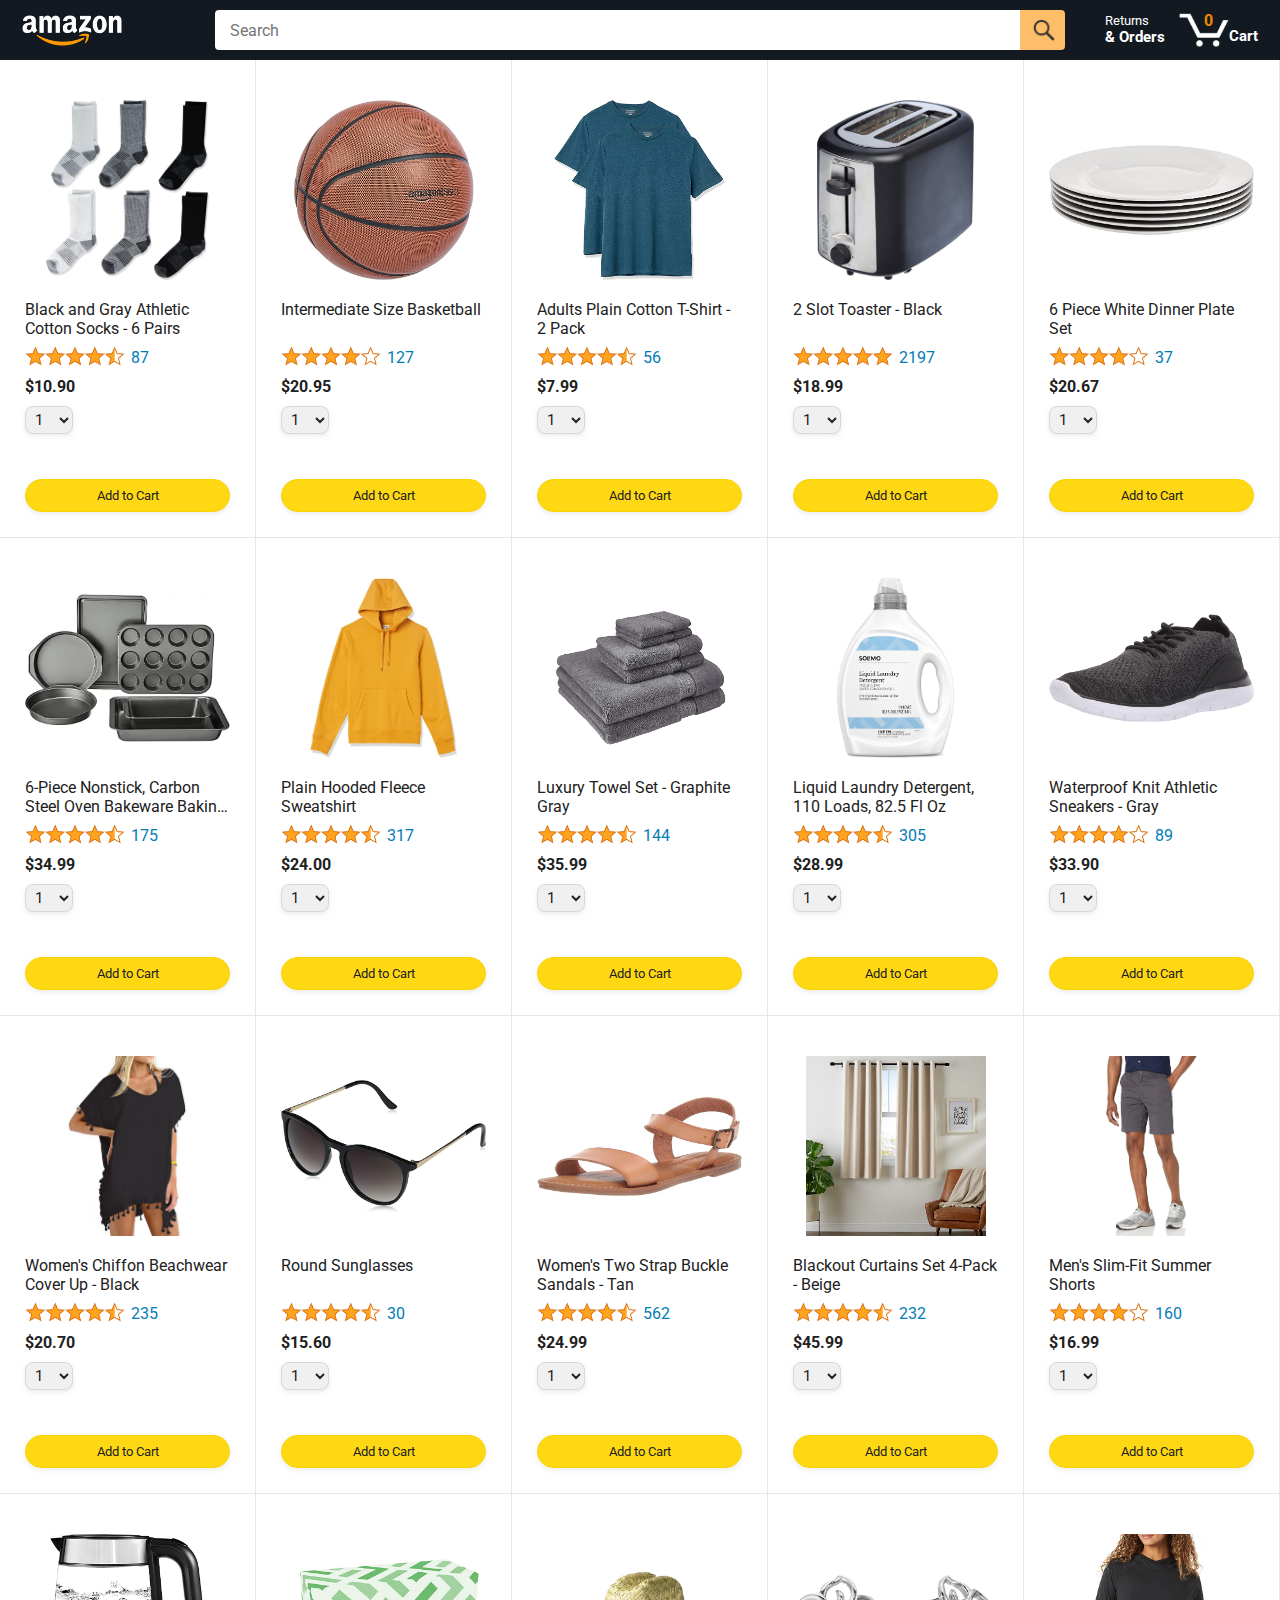
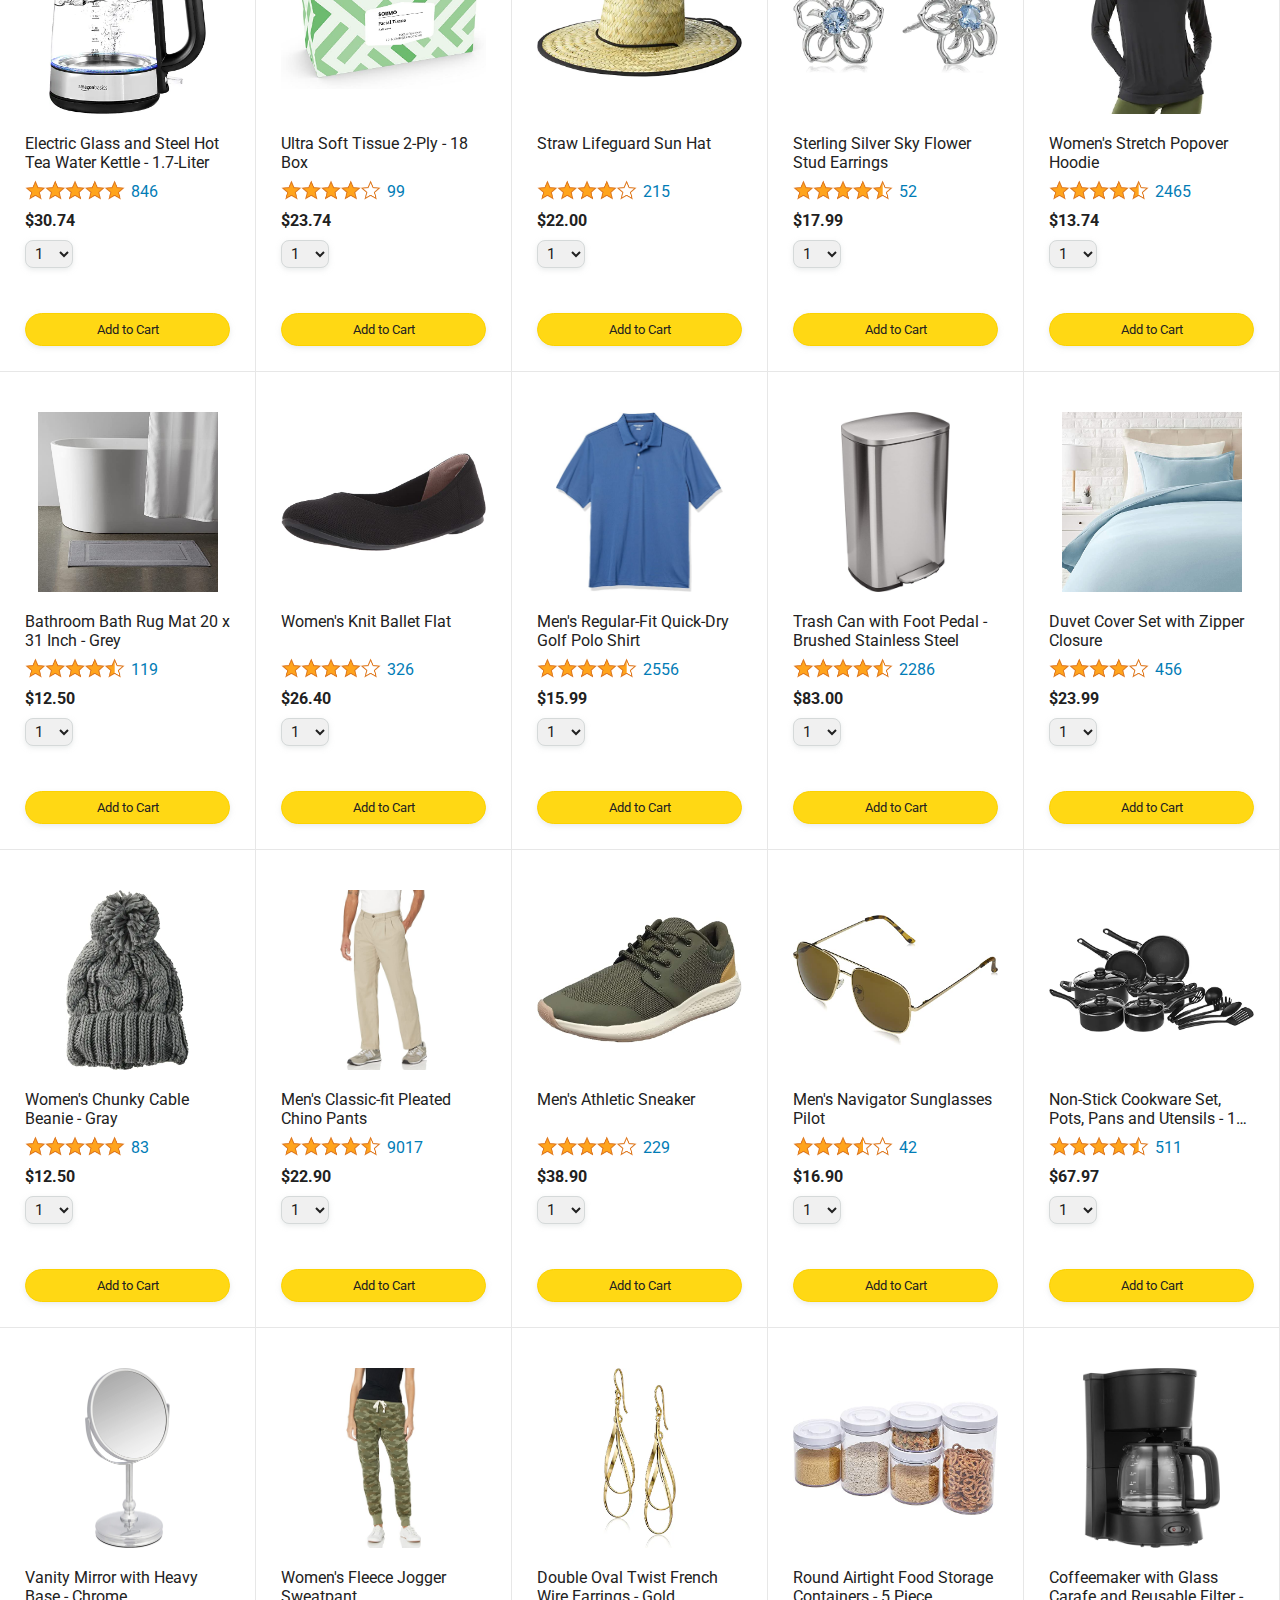
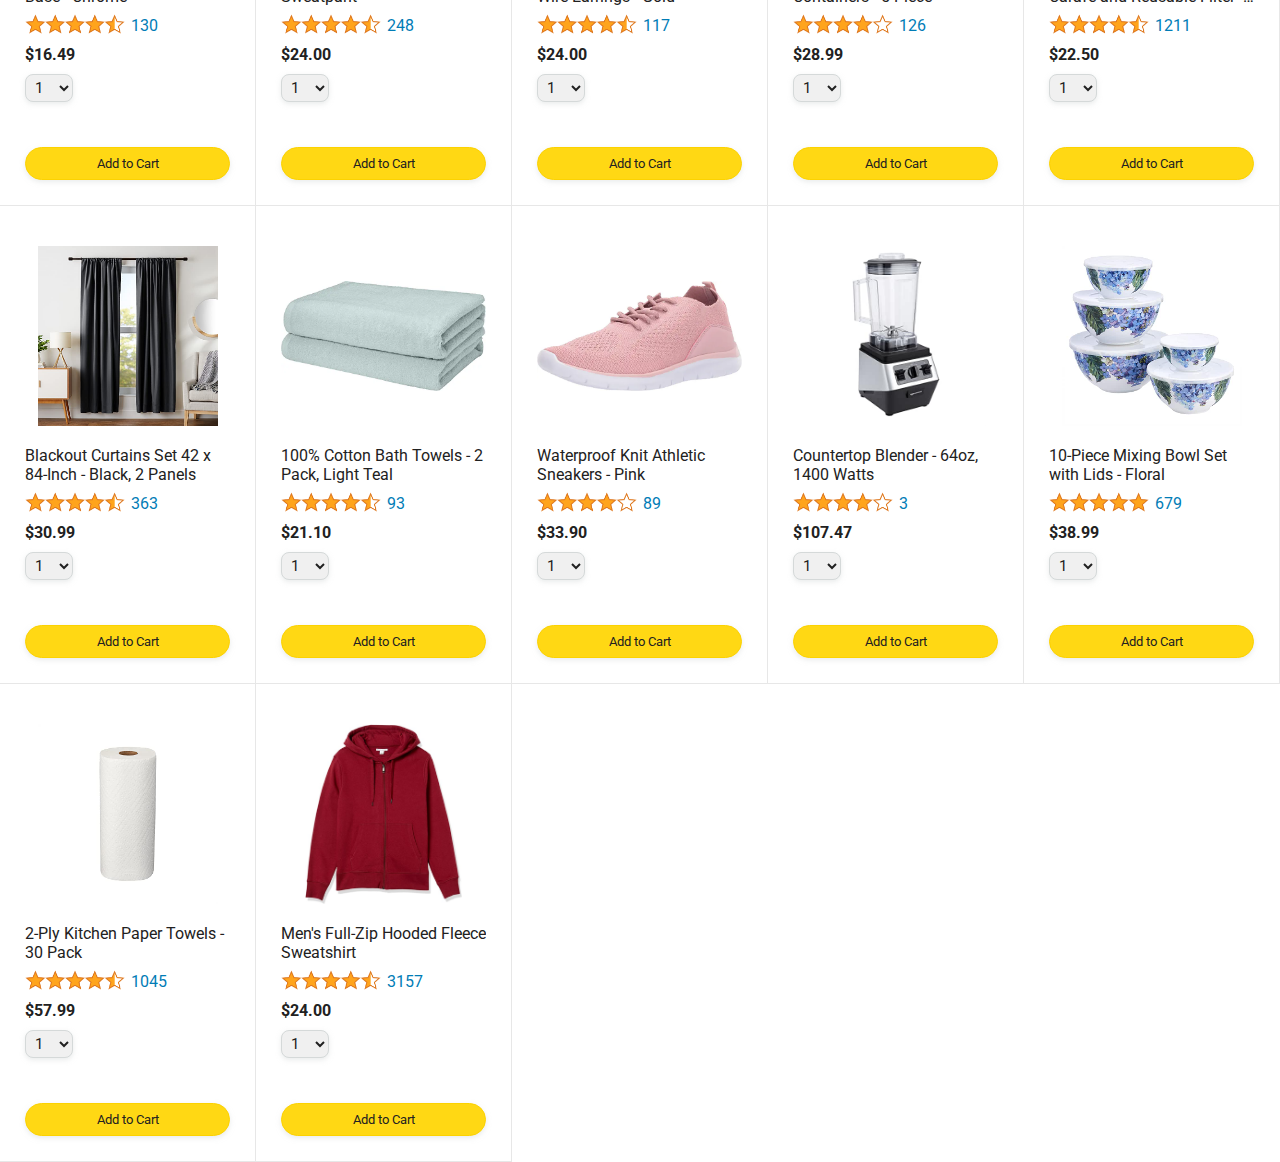
<file: javascript-amazon-project-main/amazon.html>
<!DOCTYPE html>
<html>
  <head>
    <title>Amazon Project</title>
    <meta name="viewport" content="width=device-width, initial-scale=1" />

    <link rel="preconnect" href="https://fonts.googleapis.com" />
    <link rel="preconnect" href="https://fonts.gstatic.com" crossorigin />
    <link
      href="https://fonts.googleapis.com/css2?family=Roboto:wght@400;500;700&display=swap"
      rel="stylesheet"
    />

    <link rel="stylesheet" href="styles/shared/general.css" />
    <link rel="stylesheet" href="styles/shared/amazon-header.css" />
    <link rel="stylesheet" href="styles/pages/amazon.css" />
  </head>
  <body>
    <div class="amazon-header">
      <div class="amazon-header-left-section">
        <a href="amazon.html" class="header-link">
          <img class="amazon-logo" src="images/amazon-logo-white.png" />
          <img
            class="amazon-mobile-logo"
            src="images/amazon-mobile-logo-white.png"
          />
        </a>
      </div>

      <div class="amazon-header-middle-section">
        <input class="search-bar" type="text" placeholder="Search" />

        <button class="search-button">
          <img class="search-icon" src="images/icons/search-icon.png" />
        </button>
      </div>

      <div class="amazon-header-right-section">
        <a class="orders-link header-link" href="orders.html">
          <span class="returns-text">Returns</span>
          <span class="orders-text">& Orders</span>
        </a>

        <a class="cart-link header-link" href="checkout.html">
          <img class="cart-icon" src="images/icons/cart-icon.png" />
          <div class="cart-quantity js-cart-quantity">0</div>
          <div class="cart-text">Cart</div>
        </a>
      </div>
    </div>

    <div class="main">
      <div class="products-grid js-product-grid"></div>
    </div>
    <script src="./data/cart.js"></script>
    <script src="./data/products.js"></script>
    <script src="scripts/amazon.js"></script>
  </body>
</html>
</file>
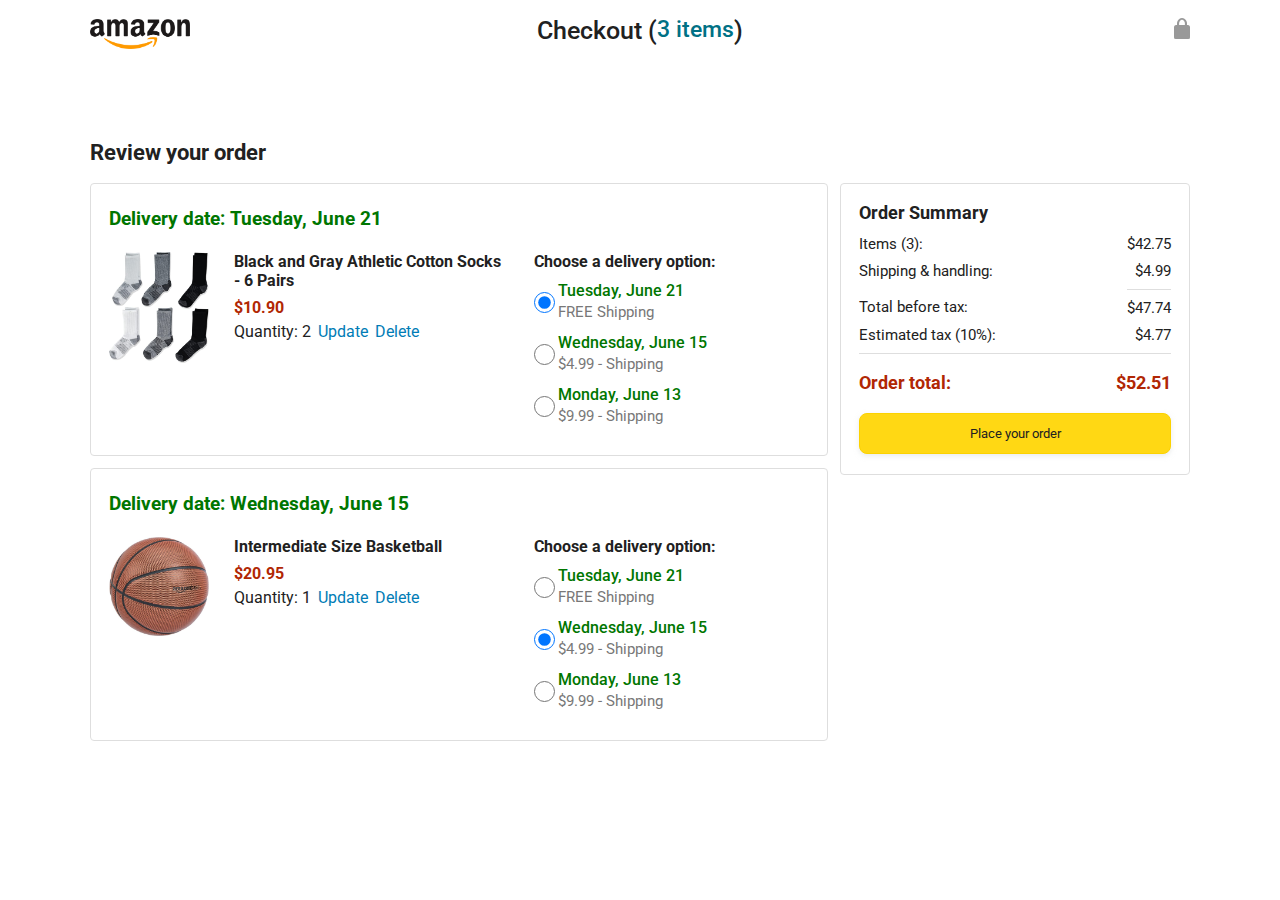
<file: javascript-amazon-project-main/checkout.html>
<!DOCTYPE html>
<html>
  <head>
    <title>Checkout</title>

    <!-- This code is needed for responsive design to work.
      (Responsive design = make the website look good on
      smaller screen sizes like a phone or a tablet). -->
    <meta name="viewport" content="width=device-width, initial-scale=1">

    <!-- Load a font called Roboto from Google Fonts. -->
    <link rel="preconnect" href="https://fonts.googleapis.com">
    <link rel="preconnect" href="https://fonts.gstatic.com" crossorigin>
    <link href="https://fonts.googleapis.com/css2?family=Roboto:wght@400;500;700&display=swap" rel="stylesheet">

    <!-- Here are the CSS files for this page. -->
    <link rel="stylesheet" href="styles/shared/general.css">
    <link rel="stylesheet" href="styles/pages/checkout/checkout-header.css">
    <link rel="stylesheet" href="styles/pages/checkout/checkout.css">
  </head>
  <body>
    <div class="checkout-header">
      <div class="header-content">
        <div class="checkout-header-left-section">
          <a href="amazon.html">
            <img class="amazon-logo" src="images/amazon-logo.png">
            <img class="amazon-mobile-logo" src="images/amazon-mobile-logo.png">
          </a>
        </div>

        <div class="checkout-header-middle-section">
          Checkout (<a class="return-to-home-link"
            href="amazon.html">3 items</a>)
        </div>

        <div class="checkout-header-right-section">
          <img src="images/icons/checkout-lock-icon.png">
        </div>
      </div>
    </div>

    <div class="main">
      <div class="page-title">Review your order</div>

      <div class="checkout-grid">
        <div class="order-summary">
          <div class="cart-item-container">
            <div class="delivery-date">
              Delivery date: Tuesday, June 21
            </div>

            <div class="cart-item-details-grid">
              <img class="product-image"
                src="images/products/athletic-cotton-socks-6-pairs.jpg">

              <div class="cart-item-details">
                <div class="product-name">
                  Black and Gray Athletic Cotton Socks - 6 Pairs
                </div>
                <div class="product-price">
                  $10.90
                </div>
                <div class="product-quantity">
                  <span>
                    Quantity: <span class="quantity-label">2</span>
                  </span>
                  <span class="update-quantity-link link-primary">
                    Update
                  </span>
                  <span class="delete-quantity-link link-primary">
                    Delete
                  </span>
                </div>
              </div>

              <div class="delivery-options">
                <div class="delivery-options-title">
                  Choose a delivery option:
                </div>
                <div class="delivery-option">
                  <input type="radio" checked
                    class="delivery-option-input"
                    name="delivery-option-1">
                  <div>
                    <div class="delivery-option-date">
                      Tuesday, June 21
                    </div>
                    <div class="delivery-option-price">
                      FREE Shipping
                    </div>
                  </div>
                </div>
                <div class="delivery-option">
                  <input type="radio"
                    class="delivery-option-input"
                    name="delivery-option-1">
                  <div>
                    <div class="delivery-option-date">
                      Wednesday, June 15
                    </div>
                    <div class="delivery-option-price">
                      $4.99 - Shipping
                    </div>
                  </div>
                </div>
                <div class="delivery-option">
                  <input type="radio"
                    class="delivery-option-input"
                    name="delivery-option-1">
                  <div>
                    <div class="delivery-option-date">
                      Monday, June 13
                    </div>
                    <div class="delivery-option-price">
                      $9.99 - Shipping
                    </div>
                  </div>
                </div>
              </div>
            </div>
          </div>

          <div class="cart-item-container">
            <div class="delivery-date">
              Delivery date: Wednesday, June 15
            </div>

            <div class="cart-item-details-grid">
              <img class="product-image"
                src="images/products/intermediate-composite-basketball.jpg">

              <div class="cart-item-details">
                <div class="product-name">
                  Intermediate Size Basketball
                </div>
                <div class="product-price">
                  $20.95
                </div>
                <div class="product-quantity">
                  <span>
                    Quantity: <span class="quantity-label">1</span>
                  </span>
                  <span class="update-quantity-link link-primary">
                    Update
                  </span>
                  <span class="delete-quantity-link link-primary">
                    Delete
                  </span>
                </div>
              </div>

              <div class="delivery-options">
                <div class="delivery-options-title">
                  Choose a delivery option:
                </div>

                <div class="delivery-option">
                  <input type="radio" class="delivery-option-input"
                    name="delivery-option-2">
                  <div>
                    <div class="delivery-option-date">
                      Tuesday, June 21
                    </div>
                    <div class="delivery-option-price">
                      FREE Shipping
                    </div>
                  </div>
                </div>
                <div class="delivery-option">
                  <input type="radio" checked class="delivery-option-input"
                    name="delivery-option-2">
                  <div>
                    <div class="delivery-option-date">
                      Wednesday, June 15
                    </div>
                    <div class="delivery-option-price">
                      $4.99 - Shipping
                    </div>
                  </div>
                </div>
                <div class="delivery-option">
                  <input type="radio" class="delivery-option-input"
                    name="delivery-option-2">
                  <div>
                    <div class="delivery-option-date">
                      Monday, June 13
                    </div>
                    <div class="delivery-option-price">
                      $9.99 - Shipping
                    </div>
                  </div>
                </div>
              </div>
            </div>
          </div>
        </div>

        <div class="payment-summary">
          <div class="payment-summary-title">
            Order Summary
          </div>

          <div class="payment-summary-row">
            <div>Items (3):</div>
            <div class="payment-summary-money">$42.75</div>
          </div>

          <div class="payment-summary-row">
            <div>Shipping &amp; handling:</div>
            <div class="payment-summary-money">$4.99</div>
          </div>

          <div class="payment-summary-row subtotal-row">
            <div>Total before tax:</div>
            <div class="payment-summary-money">$47.74</div>
          </div>

          <div class="payment-summary-row">
            <div>Estimated tax (10%):</div>
            <div class="payment-summary-money">$4.77</div>
          </div>

          <div class="payment-summary-row total-row">
            <div>Order total:</div>
            <div class="payment-summary-money">$52.51</div>
          </div>

          <button class="place-order-button button-primary">
            Place your order
          </button>
        </div>
      </div>
    </div>
  </body>
</html>
</file>
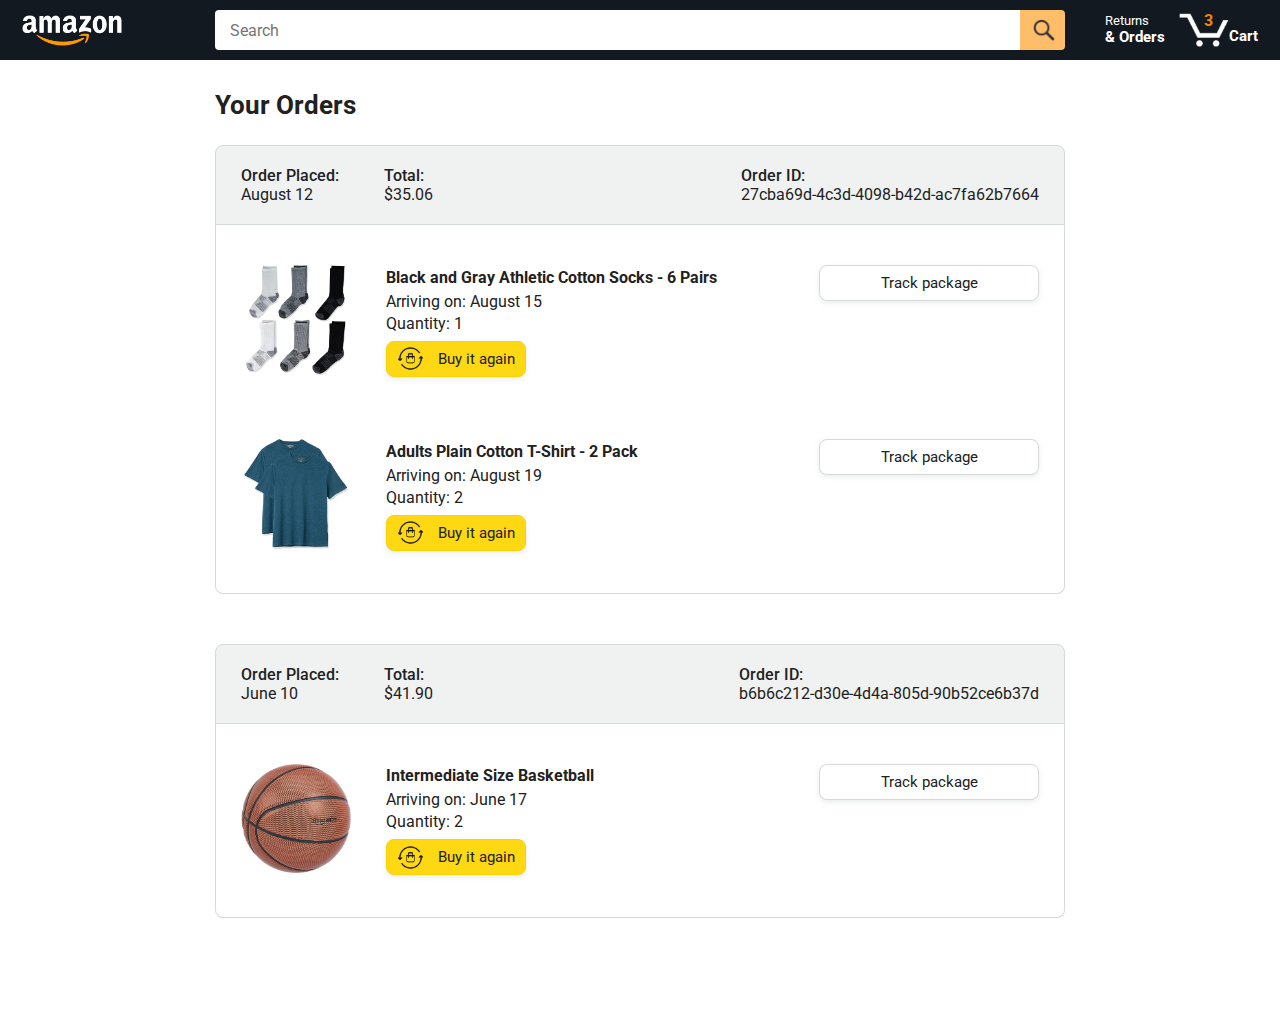
<file: javascript-amazon-project-main/orders.html>
<!DOCTYPE html>
<html>
  <head>
    <title>Orders</title>

    <!-- This code is needed for responsive design to work.
      (Responsive design = make the website look good on
      smaller screen sizes like a phone or a tablet). -->
    <meta name="viewport" content="width=device-width, initial-scale=1">

    <!-- Load a font called Roboto from Google Fonts. -->
    <link rel="preconnect" href="https://fonts.googleapis.com">
    <link rel="preconnect" href="https://fonts.gstatic.com" crossorigin>
    <link href="https://fonts.googleapis.com/css2?family=Roboto:wght@400;500;700&display=swap" rel="stylesheet">

    <!-- Here are the CSS files for this page. -->
    <link rel="stylesheet" href="styles/shared/general.css">
    <link rel="stylesheet" href="styles/shared/amazon-header.css">
    <link rel="stylesheet" href="styles/pages/orders.css">
  </head>
  <body>
    <div class="amazon-header">
      <div class="amazon-header-left-section">
        <a href="amazon.html" class="header-link">
          <img class="amazon-logo"
            src="images/amazon-logo-white.png">
          <img class="amazon-mobile-logo"
            src="images/amazon-mobile-logo-white.png">
        </a>
      </div>

      <div class="amazon-header-middle-section">
        <input class="search-bar" type="text" placeholder="Search">

        <button class="search-button">
          <img class="search-icon" src="images/icons/search-icon.png">
        </button>
      </div>

      <div class="amazon-header-right-section">
        <a class="orders-link header-link" href="orders.html">
          <span class="returns-text">Returns</span>
          <span class="orders-text">& Orders</span>
        </a>

        <a class="cart-link header-link" href="checkout.html">
          <img class="cart-icon" src="images/icons/cart-icon.png">
          <div class="cart-quantity">3</div>
          <div class="cart-text">Cart</div>
        </a>
      </div>
    </div>

    <div class="main">
      <div class="page-title">Your Orders</div>

      <div class="orders-grid">
        <div class="order-container">
          
          <div class="order-header">
            <div class="order-header-left-section">
              <div class="order-date">
                <div class="order-header-label">Order Placed:</div>
                <div>August 12</div>
              </div>
              <div class="order-total">
                <div class="order-header-label">Total:</div>
                <div>$35.06</div>
              </div>
            </div>

            <div class="order-header-right-section">
              <div class="order-header-label">Order ID:</div>
              <div>27cba69d-4c3d-4098-b42d-ac7fa62b7664</div>
            </div>
          </div>

          <div class="order-details-grid">
            <div class="product-image-container">
              <img src="images/products/athletic-cotton-socks-6-pairs.jpg">
            </div>

            <div class="product-details">
              <div class="product-name">
                Black and Gray Athletic Cotton Socks - 6 Pairs
              </div>
              <div class="product-delivery-date">
                Arriving on: August 15
              </div>
              <div class="product-quantity">
                Quantity: 1
              </div>
              <button class="buy-again-button button-primary">
                <img class="buy-again-icon" src="images/icons/buy-again.png">
                <span class="buy-again-message">Buy it again</span>
              </button>
            </div>

            <div class="product-actions">
              <a href="tracking.html">
                <button class="track-package-button button-secondary">
                  Track package
                </button>
              </a>
            </div>

            <div class="product-image-container">
              <img src="images/products/adults-plain-cotton-tshirt-2-pack-teal.jpg">
            </div>

            <div class="product-details">
              <div class="product-name">
                Adults Plain Cotton T-Shirt - 2 Pack
              </div>
              <div class="product-delivery-date">
                Arriving on: August 19
              </div>
              <div class="product-quantity">
                Quantity: 2
              </div>
              <button class="buy-again-button button-primary">
                <img class="buy-again-icon" src="images/icons/buy-again.png">
                <span class="buy-again-message">Buy it again</span>
              </button>
            </div>

            <div class="product-actions">
              <a href="tracking.html">
                <button class="track-package-button button-secondary">
                  Track package
                </button>
              </a>
            </div>
          </div>
        </div>

        <div class="order-container">

          <div class="order-header">
            <div class="order-header-left-section">
              <div class="order-date">
                <div class="order-header-label">Order Placed:</div>
                <div>June 10</div>
              </div>
              <div class="order-total">
                <div class="order-header-label">Total:</div>
                <div>$41.90</div>
              </div>
            </div>

            <div class="order-header-right-section">
              <div class="order-header-label">Order ID:</div>
              <div>b6b6c212-d30e-4d4a-805d-90b52ce6b37d</div>
            </div>
          </div>

          <div class="order-details-grid">
            <div class="product-image-container">
              <img src="images/products/intermediate-composite-basketball.jpg">
            </div>

            <div class="product-details">
              <div class="product-name">
                Intermediate Size Basketball
              </div>
              <div class="product-delivery-date">
                Arriving on: June 17
              </div>
              <div class="product-quantity">
                Quantity: 2
              </div>
              <button class="buy-again-button button-primary">
                <img class="buy-again-icon" src="images/icons/buy-again.png">
                <span class="buy-again-message">Buy it again</span>
              </button>
            </div>

            <div class="product-actions">
              <a href="tracking.html">
                <button class="track-package-button button-secondary">
                  Track package
                </button>
              </a>
            </div>
          </div>
        </div>
      </div>
    </div>
  </body>
</html>
</file>
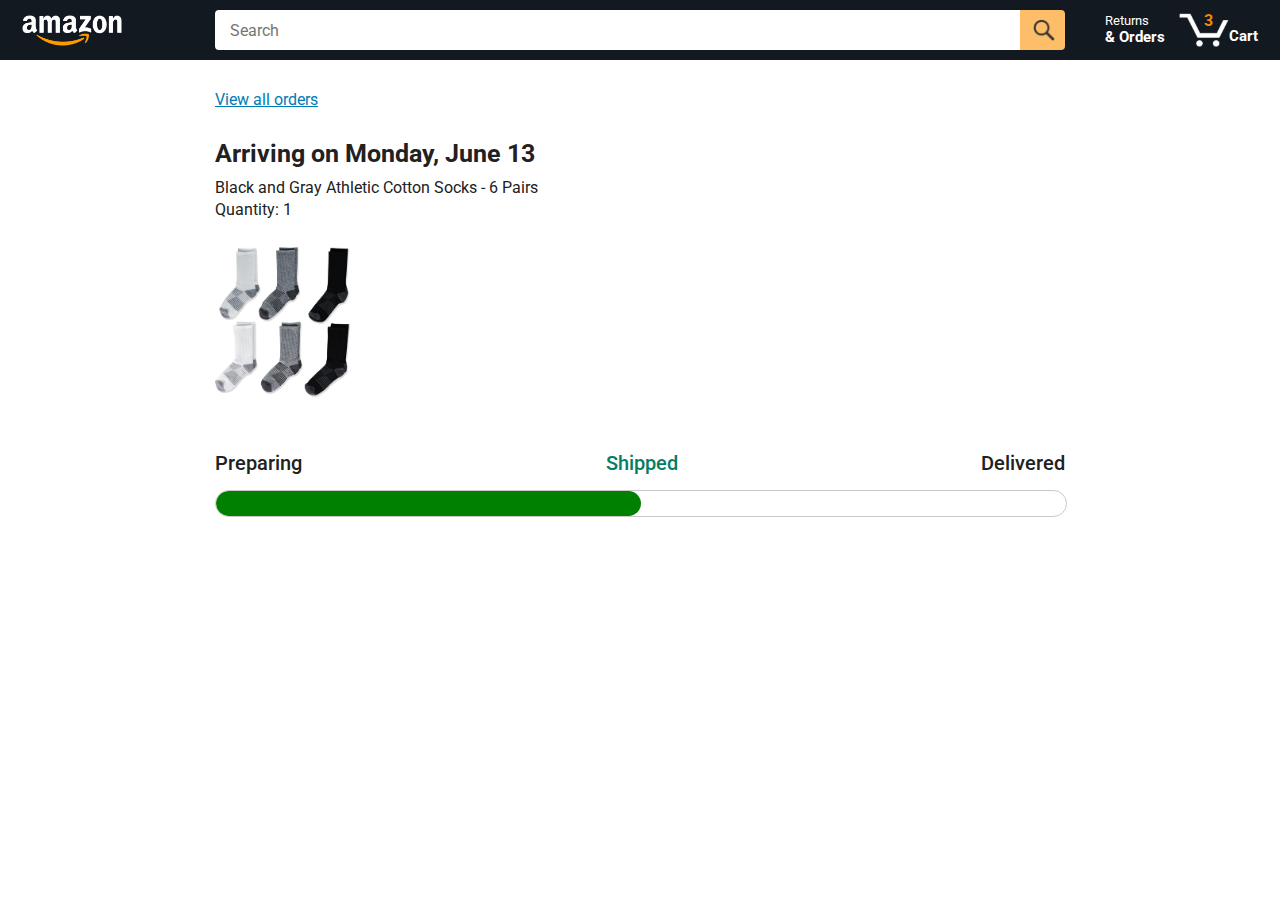
<file: javascript-amazon-project-main/tracking.html>
<!DOCTYPE html>
<html>
  <head>
    <title>Tracking</title>

    <!-- This code is needed for responsive design to work.
      (Responsive design = make the website look good on
      smaller screen sizes like a phone or a tablet). -->
    <meta name="viewport" content="width=device-width, initial-scale=1">

    <!-- Load a font called Roboto from Google Fonts. -->
    <link rel="preconnect" href="https://fonts.googleapis.com">
    <link rel="preconnect" href="https://fonts.gstatic.com" crossorigin>
    <link href="https://fonts.googleapis.com/css2?family=Roboto:wght@400;500;700&display=swap" rel="stylesheet">

    <!-- Here are the CSS files for this page. -->
    <link rel="stylesheet" href="styles/shared/general.css">
    <link rel="stylesheet" href="styles/shared/amazon-header.css">
    <link rel="stylesheet" href="styles/pages/tracking.css">
  </head>
  <body>
    <div class="amazon-header">
      <div class="amazon-header-left-section">
        <a href="amazon.html" class="header-link">
          <img class="amazon-logo"
            src="images/amazon-logo-white.png">
          <img class="amazon-mobile-logo"
            src="images/amazon-mobile-logo-white.png">
        </a>
      </div>

      <div class="amazon-header-middle-section">
        <input class="search-bar" type="text" placeholder="Search">

        <button class="search-button">
          <img class="search-icon" src="images/icons/search-icon.png">
        </button>
      </div>

      <div class="amazon-header-right-section">
        <a class="orders-link header-link" href="orders.html">
          <span class="returns-text">Returns</span>
          <span class="orders-text">& Orders</span>
        </a>

        <a class="cart-link header-link" href="checkout.html">
          <img class="cart-icon" src="images/icons/cart-icon.png">
          <div class="cart-quantity">3</div>
          <div class="cart-text">Cart</div>
        </a>
      </div>
    </div>

    <div class="main">
      <div class="order-tracking">
        <a class="back-to-orders-link link-primary" href="orders.html">
          View all orders
        </a>

        <div class="delivery-date">
          Arriving on Monday, June 13
        </div>

        <div class="product-info">
          Black and Gray Athletic Cotton Socks - 6 Pairs
        </div>

        <div class="product-info">
          Quantity: 1
        </div>

        <img class="product-image" src="images/products/athletic-cotton-socks-6-pairs.jpg">

        <div class="progress-labels-container">
          <div class="progress-label">
            Preparing
          </div>
          <div class="progress-label current-status">
            Shipped
          </div>
          <div class="progress-label">
            Delivered
          </div>
        </div>

        <div class="progress-bar-container">
          <div class="progress-bar"></div>
        </div>
      </div>
    </div>
  </body>
</html>
</file>
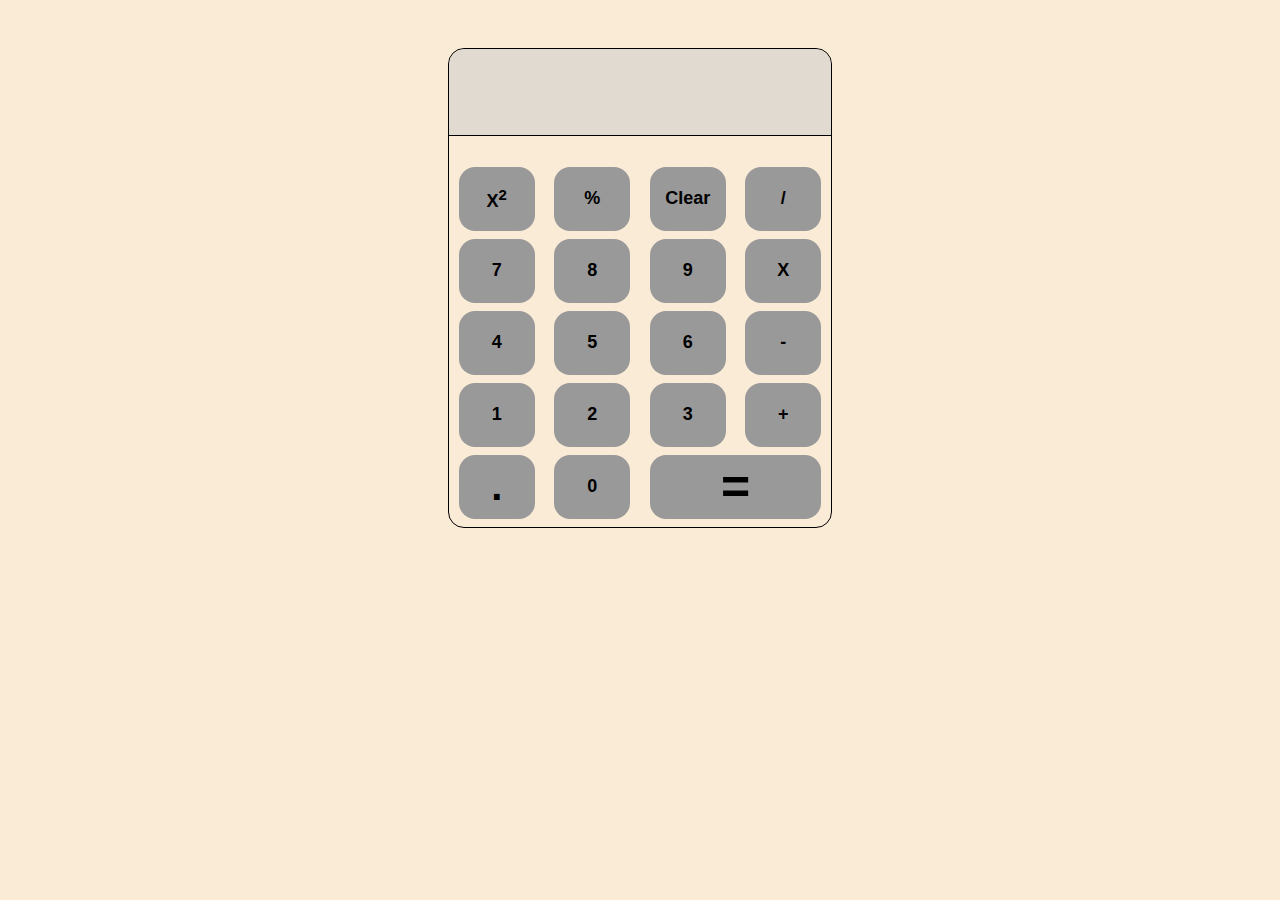
<file: New folder/calculator.html>
<!DOCTYPE html>
<html lang="en">
  <head>
    <meta charset="UTF-8" />
    <meta name="viewport" content="width=device-width, initial-scale=1.0" />
    <title>Document</title>
    <style>
      * {
        margin: 0;
        padding: 0;
        box-sizing: border-box;
      }

      html,
      body {
        background-color: antiquewhite;
      }

      .calculator {
        position: relative;
        width: 30%;
        border: 1px solid;
        height: 30em;
        margin: 0 auto;
        top: 3rem;
        border-radius: 1rem;
        background-color: transparent;
        filter: blur(90%);
      }

      .display {
        width: 100%;
      }

      .ans {
        width: 100%;
        height: 6.5em;
        border-radius: 1rem 1rem 0 0;
        border: 1px solid;
        text-align: end;
        padding: 1em;
        background-color: #cccccc8e;
        border: none;
        border-bottom: 1px solid;
      }

      .numsAndOparators {
        display: flex;
        justify-content: space-around;
        margin-top: 0.5em;
      }

      .body {
        width: 100%;
        height: 85%;
        display: flex;
        flex-direction: column;
        justify-content: center;
      }

      button {
        width: 20%;
        height: 4rem;
        border-radius: 1rem;
        border: none;
        background-color: #999;
        cursor: pointer;
        font-size: large;
        font-weight: 700;
      }

      .equals {
        width: 45%;
        font-size: 50px;
      }

      .dot {
        font-size: 40px;
      }

      @media screen and (max-width: 1000px) {
        .calculator {
          width: 40%;
        }
      }

      @media screen and (max-width: 675px) {
        .calculator {
          width: 50%;
          height: 25.5rem;
        }

        button {
          height: 3rem;
        }
      }

      @media screen and (max-width: 500px) {
        .calculator {
          width: 80%;
          height: 28rem;
        }

        button {
          height: 3.5rem;
        }
      }

      @media screen and (max-width: 300px) {
        button {
          width: 22%;
        }
      }
    </style>
  </head>
  <body>
    <div class="calculator">
      <div class="display">
        <input type="text" class="ans" />
      </div>
      <div class="body">
        <div class="numsAndOparators">
          <button
            onclick="document.querySelector('.ans').value = (eval(document.querySelector('.ans').value)) * (eval(document.querySelector('.ans').value))"
          >
            X<sup>2</sup>
          </button>
          <button
            onclick="document.querySelector('.ans').value = (eval(document.querySelector('.ans').value)) / 100"
          >
            %
          </button>
          <button onclick="document.querySelector('.ans').value = ''">
            Clear
          </button>
          <button onclick="document.querySelector('.ans').value += '/'">
            /
          </button>
        </div>
        <div class="numsAndOparators">
          <button onclick="document.querySelector('.ans').value += 7">7</button>
          <button onclick="document.querySelector('.ans').value += 8">8</button>
          <button onclick="document.querySelector('.ans').value += 9">9</button>
          <button onclick="document.querySelector('.ans').value += '*'">
            X
          </button>
        </div>
        <div class="numsAndOparators">
          <button onclick="document.querySelector('.ans').value += 4">4</button>
          <button onclick="document.querySelector('.ans').value += 5">5</button>
          <button onclick="document.querySelector('.ans').value += 6">6</button>
          <button onclick="document.querySelector('.ans').value += '-'">
            -
          </button>
        </div>
        <div class="numsAndOparators">
          <button onclick="document.querySelector('.ans').value += 1">1</button>
          <button onclick="document.querySelector('.ans').value += 2">2</button>
          <button onclick="document.querySelector('.ans').value += 3">3</button>
          <button onclick="document.querySelector('.ans').value += '+'">
            +
          </button>
        </div>
        <div class="numsAndOparators">
          <button
            onclick="document.querySelector('.ans').value += '.'"
            class="dot"
          >
            .
          </button>
          <button onclick="document.querySelector('.ans').value += 0">0</button>
          <button
            onclick="document.querySelector('.ans').value = eval(document.querySelector('.ans').value)"
            class="equals"
          >
            =
          </button>
        </div>
      </div>
    </div>
    <script></script>
  </body>
</html>
</file>
<file: Amazon/style.css>
* {
  padding: 0;
  margin: 0;
  box-sizing: border-box;
}

header {
  width: 100%;
  display: flex;
  align-items: center;
  justify-content: space-between;
  padding: 0.5em 1.5em;
  background-color: #111;
}

.header-left-section {
  display: flex;
  align-items: center;
  justify-content: left;
  /* width: 15%; */
}

.mobile-logo {
  display: none;
}

.logo {
  width: 6rem;
}

.header-middle-section {
  display: flex;
  align-items: center;
  justify-content: center;
  width: 70%;
}

.search-bar {
  width: 100%;
  height: 2.5rem;
  border-radius: .3em 0 0 .3em;
  border: none;
  outline: none;
  padding: 1em;
}

.search-button {
  display: flex;
  align-items: center;
  justify-content: center;
  height: 2.5rem;
  background-color: orange;
  border-radius: 0 .3em .3em 0;
}

.search-button img {
  width: 50%;
}

.header-right-section {
  display: flex;
  align-items: center;
  justify-content: right;
  /* width: 15%; */
  margin-left: 2em;
}

.returns-and-orders {
  display: flex;
  flex-direction: column;
  text-decoration: none;
  color: #fff;
}

.returns-and-orders .orders {
  font-weight: 700;
}

.cart {
  display: flex;
  align-items: center;
  justify-content: center;
  text-decoration: none;
  color: #fff;
  font-weight: 700;
  position: relative;
}

.cart-icon {
  width: 3rem;
}

.cart-waiting-number {
  position: absolute;
  top: 0;
  right: 3rem;
  color: orange;
}
</file>
<file: clock/style.css>
* {
  margin: 0;
  padding: 0;
  box-sizing: border-box;
  font-family: Roboto, sans-serif;
}

:root {
  --primary-color: #f6f7fb;
  --white-color: #fff;
  --black-color: #18191a;
  --red-color: #e74c3c;
}

body {
  display: flex;
  min-height: 100vh;
  align-items: center;
  justify-content: center;
  background-color: var(--primary-color);
}

body.dark {
  --primary-color: #242526;
  --white-color: #18191a;
  --black-color: #fff;
  --red-color: #e74c3c;
}

.container {
  display: flex;
  flex-direction: column;
  align-items: center;
  gap: 2rem;
}

.container .clock {
  display: flex;
  width: 400px;
  height: 400px;
  border-radius: 50%;
  align-items: center;
  justify-content: center;
  background-color: var(--white-color);
  box-shadow: 0 0 1em 0 #0004;
  position: relative;
}

.clock label {
  position: absolute;
  inset: 20px;
  text-align: center;
  transform: rotate(calc(var(--i) * (360deg / 12)));
}

.clock label span {
  display: inline-block;
  font-size: 30px;
  font-weight: 700;
  color: var(--black-color);
  transform: rotate(calc(var(--i) * (-360deg / 12)));
}

.container .indicator {
  position: absolute;
  height: 10px;
  width: 10px;
  display: flex;
  justify-content: center;
}

.indicator::before {
  content: "";
  position: absolute;
  height: 100%;
  width: 100%;
  border-radius: 50%;
  z-index: 100;
  background: var(--black-color);
  border: 4px solid var(--red-color);
}

.indicator .hand {
  position: absolute;
  height: 130px;
  width: 4px;
  bottom: 0;
  border-radius: 25px;
  transform-origin: bottom;
  background: var(--red-color);
}

.hand.minute {
  height: 120px;
  width: 5px;
  background: var(--black-color);
}

.hand.hour {
  height: 100px;
  width: 8px;
  background: var(--black-color);
}

.mode-switch {
  padding: 10px 20px;
  border-radius: 8px;
  font-size: 22px;
  font-weight: 400;
  display: inline-block;
  color: var(--white-color);
  background: var(--black-color);
  box-shadow: 0 0 1em 0 #0004;
  cursor: pointer;
}
</file>
<file: company2/style.css>
@import url("https://fonts.googleapis.com/css2?family=Ubuntu:ital,wght@0,300;0,400;0,500;0,700;1,300;1,400;1,500;1,700&display=swap");
@import url("https://fonts.googleapis.com/css2?family=Roboto:ital,wght@0,100;0,300;0,400;0,500;0,700;0,900;1,100;1,300;1,400;1,500;1,700;1,900&family=Ubuntu:ital,wght@0,300;0,400;0,500;0,700;1,300;1,400;1,500;1,700&display=swap");

* {
  padding: 0;
  margin: 0;
  box-sizing: border-box;
  font-family: "Ubuntu", sans-serif;
  font-weight: 500;
  font-style: normal;
}

body {
  background-color: #000;
  color: #eee;
}

header {
  position: relative;
  z-index: 100;
}

nav {
  display: flex;
  justify-content: space-between;
  align-items: center;
  padding: 2rem;
}

ul li a {
  text-decoration: none;
  color: #eee;
}

ul {
  list-style: none;
  display: flex;
  gap: 2rem;
}

.logo a {
  text-decoration: none;
  color: #eee;
}

.large-slider {
  width: 100vw;
  height: 100vh;
  overflow: hidden;
  margin-top: -5.2em;
  position: relative;
}
.large-slider .list .item {
  position: absolute;
  inset: 0 0 0 0;
}

.large-slider .list .item img {
  width: 100%;
  height: 100%;
  object-fit: cover;
  /* opacity: .8; */
}

.large-slider .list .item .content {
  position: absolute;
  top: 20%;
  width: 50%;
  margin-left: 2em;
  text-shadow: 29px 5px 15px #0004;
  color: #eee;
}

.large-slider .list .item .content .buttons a {
  position: relative;
  text-decoration: none;
  padding: 0.5em 1.5em;
  border: 1px solid #eee;
  top: 1em;
  color: #fff;
  cursor: pointer;
  background-color: #eee4;
  transition: 0.5s;
}

.large-slider .list .item .content .buttons a:hover {
  background-color: #eee;
  color: #555;
}

.large-slider .list .item .content .title {
  font-weight: 700;
  font-size: 3em;
  text-shadow: 0.5px 0.5px 5px #000;
  color: #19c8d4;
}

.large-slider .list .item .content .topic {
  font-weight: 700;
  font-size: 3em;
  color: #f1683a;
  font-family: Roboto;
  text-shadow: 0.5px 0.5px 5px #000;
}

.large-slider .list .item .content .des {
  font-family: Roboto;
}

.thumbnail {
  position: absolute;
  bottom: 50px;
  left: 50%;
  width: 50%;
  z-index: 100;
  display: flex;
  overflow-x: auto;
  overflow-y: hidden;
  gap: 1rem;
}

.thumbnail::-webkit-scrollbar {
  /* height: 5px; */
  display: none;
}

/* .thumbnail::-webkit-scrollbar-track {
  box-shadow: inset 0 0 5px grey;
  border-radius: 10px;
}

.thumbnail::-webkit-scrollbar-thumb {
  background: #f1683a;
  border-radius: 10px;
}

.thumbnail::-webkit-scrollbar-thumb:hover {
  background: #f1683a;
} */

.thumbnail .item {
  min-width: 150px;
  height: 220px;
  /* flex-shrink: 0; */
  position: relative;
  cursor: pointer;
  transition: 2s;
}

.thumbnail .item img {
  width: 100%;
  height: 100%;
  object-fit: cover;
  border-radius: 1rem;
  box-shadow: 0.1em 0.1em 0.5em 0em #eee4;
}

.thumbnail .item .content {
  position: absolute;
  bottom: 10px;
  left: 10px;
  right: 10px;
}

.arrows {
  position: absolute;
  top: 80%;
  right: 55%;
  width: 300px;
  max-width: 30%;
  display: flex;
  gap: 0.5rem;
  align-items: center;
}

.arrows button {
  width: 3rem;
  height: 3rem;
  border-radius: 50%;
  background-color: #eee4;
  border: none;
  font-size: large;
  font-weight: 700;
  font-family: monospace;
  box-shadow: 0em 0em 0.2em 0em;
  transition: 0.5s;
  cursor: pointer;
  z-index: 100;
}

.arrows button:hover {
  background-color: #eee;
  color: #222;
  box-shadow: none;
}

.large-slider .list .item:nth-child(1) {
  z-index: 1;
}

.large-slider .list .item:nth-child(1) .title,
.large-slider .list .item:nth-child(1) .topic,
.large-slider .list .item:nth-child(1) .des,
.large-slider .list .item:nth-child(1) button {
  transform: translateY(50px);
  filter: blur(20px);
  opacity: 0;
  animation: showContent 0.5s 0.5s linear 1 forwards;
}

@keyframes showContent {
  to {
    opacity: 1;
    filter: blur(0);
    transform: translateY(0);
  }
}

.large-slider .list .item:nth-child(1) .topic {
  animation-delay: 0.7s;
}

.large-slider .list .item:nth-child(1) .des {
  animation-delay: 0.9s;
}

.large-slider .list .item:nth-child(1) button {
  animation-delay: 1.1s;
}

.large-slider.next .list .item:nth-child(1) img {
  width: 150px;
  height: 220px;
  position: absolute;
  left: 50%;
  bottom: 50px;
  border-radius: 1rem;
  animation: showImage 0.5s linear 1 forwards;
}

@keyframes showImage {
  to {
    width: 100%;
    height: 100%;
    left: 0;
    bottom: 0;
    border-radius: 0;
  }
}

.large-slider.next .thumbnail .item:nth-child(1) {
  width: 0;
  overflow: hidden;
  animation: showThumbnail 1s linear 1 forwards;
}

@keyframes showThumbnail {
  to {
    width: 150px;
  }
}

.large-slider.next .thumbnail {
  transform: translateX(150px);
  animation: transformThumbnail 1s linear 1 forwards;
}

@keyframes transformThumbnail {
  to {
    transform: translateX(0);
  }
}

.large-slider.prev .list .item:nth-child(2) {
  z-index: 2;
}

.large-slider.prev .list .item:nth-child(2) img {
  position: absolute;
  bottom: 0;
  left: 0;
  animation: outImage 0.5s linear 1 forwards;
}

@keyframes outImage {
  to {
    width: 150px;
    height: 220px;
    border-radius: 1rem;
    left: 50%;
    bottom: 50px;
  }
}

.large-slider.prev .thumbnail .item:nth-child(1) {
  width: 0;
  overflow: hidden;
  opacity: 0;
  animation: showThumbnail 0.5s linear 1 forwards;
}

@keyframes showThumbnail {
  to {
    width: 150px;
  }
}

.large-slider.prev .list .item:nth-child(2) .title,
.large-slider.prev .list .item:nth-child(2) .topic,
.large-slider.prev .list .item:nth-child(2) .des,
.large-slider.prev .list .item:nth-child(2) button {
  animation: contentOut 1.5s linear 1 forwards;
}

@keyframes contentOut {
  to {
    transform: translateX(-150px);
    filter: blur(20px);
    opacity: 0;
  }
}

.large-slider.next .arrows button,
.large-slider.prev .arrows button {
  pointer-events: none;
}

@media screen and (max-width: 1100px) {
  .large-slider .list .item .content {
    width: 65%;
  }
}

@media screen and (max-width: 745px) {
  .large-slider .list .item .content {
    width: 90%;
  }
}

@media screen and (max-width: 620px) {
  .large-slider .list .item .content .title {
    font-size: 2em;
  }
  .large-slider .list .item .content {
    margin-left: 1em;
    top: 15%;
  }

  ul {
    display: none;
  }
}

@media screen and (max-width: 420px) {
  .large-slider .list .item .content .title {
    font-size: 1.5em;
  }
}
</file>
<file: downloads/Amazon Project_files/general.css>
body {
  font-family: Roboto, Arial;
  color: rgb(33, 33, 33);
  /* Remove default margin for the body. */
  margin: 0;
}

/* Remove default margin for paragraphs. */
p {
  margin: 0;
}

button {
  cursor: pointer;
}

select {
  cursor: pointer;
}

input, select, button {
  font-family: Roboto, Arial;
}

input:focus,
select:focus {
  outline: 2px solid rgb(255, 153, 0);
}

.button-primary {
  color: rgb(33, 33, 33);
  background-color: rgb(255, 216, 20);
  border: 1px solid rgb(252, 210, 0);
  border-radius: 8px;
  cursor: pointer;
  box-shadow: 0 2px 5px rgba(213, 217, 217, 0.5);
}

.button-primary:hover {
  background-color: rgb(247, 202, 0);
  border: 1px solid rgb(242, 194, 0);
}

.button-primary:active {
  background: rgb(255, 216, 20);
  border-color: rgb(252, 210, 0);
  box-shadow: none;
}

.button-secondary {
  color: rgb(33, 33, 33);
  background: white;
  border: 1px solid #D5D9D9;
  border-radius: 8px;
  cursor: pointer;
  box-shadow: 0 2px 5px rgba(213, 217, 217, 0.5);
}

.button-secondary:hover {
  background-color: #F7FAFA;
}

.button-secondary:active {
  background-color: #EDFDFF;
  box-shadow: none;
}

/* These styles will limit text to 2 lines. Anything
  beyond 2 lines will be replaced with "..."
  I didn't know how to do this before, I just found this
  code by searching on Google: "How to limit lines to 2
  lines in css" and Google led me to this blog post:
  https://css-tricks.com/almanac/properties/l/line-clamp/ */
.limit-to-2-lines {
  display: -webkit-box;
  -webkit-line-clamp: 2;
  -webkit-box-orient: vertical;
  overflow: hidden;
}

.link-primary {
  color: #017cb6;
  cursor: pointer;
}

.link-primary:hover {
  color: rgb(196, 80, 0);
}

/* Styles for dropdown selectors. */
select {
  color: rgb(33, 33, 33);
  background-color: rgb(240, 240, 240);
  border: 1px solid rgb(213, 217, 217);
  border-radius: 8px;
  padding: 3px 5px;
  font-size: 15px;
  cursor: pointer;
  box-shadow: 0 2px 5px rgba(213, 217, 217, 0.5);
}
</file>
<file: downloads/Amazon Project_files/amazon-header.css>
.amazon-header {
  background-color: rgb(19, 25, 33);
  color: white;
  padding-left: 15px;
  padding-right: 15px;

  display: flex;
  align-items: center;
  justify-content: space-between;

  position: fixed;
  top: 0;
  left: 0;
  right: 0;
  height: 60px;
}

.amazon-header .left-section {
  width: 180px;
}

@media (max-width: 800px) {
  .amazon-header .left-section {
    width: unset;
  }
}

.amazon-header .header-link {
  display: inline-block;
  padding: 6px;
  border-radius: 2px;
  cursor: pointer;
  text-decoration: none;
  border: 1px solid rgba(0, 0, 0, 0);
}

.amazon-header .header-link:hover {
  border: 1px solid white;
}

.amazon-header .amazon-logo {
  width: 100px;
  margin-top: 5px;
}

.amazon-header .amazon-mobile-logo {
  display: none;
}

@media (max-width: 575px) {
  .amazon-header .amazon-logo {
    display: none;
  }

  .amazon-header .amazon-mobile-logo {
    display: block;
    height: 35px;
    margin-top: 5px;
  }
}

.amazon-header .middle-section {
  flex: 1;
  max-width: 850px;
  margin-left: 10px;
  margin-right: 10px;
  display: flex;
}

.amazon-header .search-bar {
  flex: 1;
  width: 0;
  font-size: 16px;
  height: 38px;
  padding-left: 15px;
  border: none;
  border-top-left-radius: 4px;
  border-bottom-left-radius: 4px;
  border-top-right-radius: 0;
  border-bottom-right-radius: 0;
}

.amazon-header .search-button {
  background-color: rgb(254, 189, 105);
  border: none;
  width: 45px;
  height: 40px;
  border-top-right-radius: 4px;
  border-bottom-right-radius: 4px;
  flex-shrink: 0;
}

.amazon-header .search-icon {
  height: 22px;
  margin-left: 2px;
  margin-top: 3px;
}

.amazon-header .right-section {
  width: 180px;
  flex-shrink: 0;
  display: flex;
  justify-content: end;
}

.amazon-header .right-section-mobile {
  display: none;
}

@media (max-width: 575px) {
  .amazon-header .right-section {
    display: none;
  }

  .amazon-header .right-section-mobile {
    display: block;
  }
}

.amazon-header .hamburger-menu-toggle {
  display: block;
  padding: 6px;
  cursor: pointer;
}

.amazon-header .hamburger-menu-dropdown {
  background-color: rgb(19, 25, 33);
  position: absolute;
  left: 0;
  right: 0;
  top: 60px;

  z-index: 100;
  text-align: center;

  display: none;
  overflow: hidden;

  /* We will use JavaScript to change this height. */
  height: 0px;
  transition: height 0.25s;
}

@media (max-width: 575px) {
  .amazon-header .hamburger-menu-dropdown {
    display: block;
  }

  .amazon-header .hamburger-menu-opened {
    height: 88px;
  }

  .amazon-header .hamburger-menu-link {
    color: white;
    text-decoration: none;
    display: block;
    padding: 10px;
    font-weight: 500;
  }

  .amazon-header .hamburger-menu-link:hover {
    background-color: rgb(38, 50, 63);
  }
}

.amazon-header .orders-link {
  color: white;
}

.amazon-header .returns-text {
  display: block;
  font-size: 13px;
}

.amazon-header .orders-text {
  display: block;
  font-size: 15px;
  font-weight: 700;
}

.amazon-header .cart-link {
  color: white;
  display: flex;
  align-items: center;
  position: relative;
}

.amazon-header .cart-icon {
  width: 50px;
}

.amazon-header .cart-text {
  margin-top: 12px;
  font-size: 15px;
  font-weight: 700;
}

.amazon-header .cart-quantity {
  color: rgb(240, 136, 4);
  font-size: 16px;
  font-weight: 700;
  position: absolute;
  top: 4px;
  left: 22px;
  width: 26px;
  text-align: center;
}

.amazon-header .cart-quantity-mobile {
  color: rgb(240, 136, 4);
}
</file>
<file: downloads/Amazon Project_files/amazon.css>
main {
  margin-top: 60px;
}

.products-grid {
  display: grid;

  /* repeat(8, 1fr) is a way to repeat 1fr without having
    to type "1fr" 8 times. repeat(...) is a special
    property that works with display: grid; */
  grid-template-columns: repeat(8, 1fr);
}

@media (max-width: 2000px) {
  .products-grid {
    grid-template-columns: repeat(7, 1fr);
  }
}

@media (max-width: 1600px) {
  .products-grid {
    grid-template-columns: repeat(6, 1fr);
  }
}

@media (max-width: 1300px) {
  .products-grid {
    grid-template-columns: repeat(5, 1fr);
  }
}

@media (max-width: 1000px) {
  .products-grid {
    grid-template-columns: repeat(4, 1fr);
  }
}

@media (max-width: 800px) {
  .products-grid {
    grid-template-columns: repeat(3, 1fr);
  }
}

@media (max-width: 575px) {
  .products-grid {
    grid-template-columns: repeat(2, 1fr);
  }
}

@media (max-width: 450px) {
  .products-grid {
    grid-template-columns: 1fr;
  }
}

.products-grid .empty-results-message {
  padding-left: 10px;
  padding-top: 10px;
  grid-column: span 2;
}

.products-grid .product-container {
  padding-top: 40px;
  padding-bottom: 25px;
  padding-left: 25px;
  padding-right: 25px;

  border-right: 1px solid rgb(231, 231, 231);
  border-bottom: 1px solid rgb(231, 231, 231);

  display: flex;
  flex-direction: column;
}

.products-grid .product-image-container {
  display: flex;
  justify-content: center;
  align-items: center;

  height: 180px;
  margin-bottom: 20px;
}

.products-grid .product-image {
  /* Images will overflow their container by default. To
    prevent this, we set max-width and max-height to 100%
    so they stay inside their container. */
  max-width: 100%;
  max-height: 100%;
}

.products-grid .product-name {
  height: 40px;
  margin-bottom: 5px;
}

.products-grid .product-rating-container {
  display: flex;
  align-items: center;
  margin-bottom: 10px;
}

.products-grid .product-rating-stars {
  width: 100px;
  margin-right: 6px;
}

.products-grid .product-rating-count {
  color: #017cb6;
  cursor: pointer;
  margin-top: 3px;
}

.products-grid .product-price {
  font-weight: 700;
  margin-bottom: 10px;
}

.products-grid .product-quantity-container {
  margin-bottom: 17px;
}

.products-grid .variation-name {
  font-weight: 500;
  margin-bottom: 1px;
}

.products-grid .variation-options-container {
  cursor: default;
  margin-top: 5px;
  margin-bottom: 10px;
}

.products-grid .variation-option {
  background-color: white;
  border: 1px solid rgb(173, 177, 184);
  padding: 5px 8px;
  border-radius: 8px;

  font-size: 15px;
  margin-right: 3px;
  margin-bottom: 7px;
}

.products-grid .variation-option.is-selected {
  border: 2px solid rgb(231, 117, 2);
  padding: 4px 7px;
}

.products-grid .product-spacer {
  flex: 1;
}

.products-grid .added-to-cart-message {
  color: rgb(6, 125, 98);
  font-size: 16px;

  display: flex;
  align-items: center;
  margin-bottom: 8px;

  /* We will use JavaScript to change this opacity. */
  opacity: 0;
}

.products-grid .added-to-cart-message img {
  height: 20px;
  margin-right: 5px;
}

.products-grid .added-to-cart-message.is-visible {
  opacity: 1;
  transition: none;
}

.products-grid .add-to-cart-button {
  width: 100%;
  padding: 8px;
  border-radius: 50px;
}
</file>
<file: javascript-amazon-project-main/styles/shared/general.css>
body {
  font-family: Roboto, Arial;
  color: rgb(33, 33, 33);
  /* The <body> element has a default margin of 8px
     on all sides. This removes the default margins. */
  margin: 0;
}

/* <p> elements have a default margin on the top
   and bottom. This removes the default margins. */
p {
  margin: 0;
}

button {
  cursor: pointer;
}

select {
  cursor: pointer;
}

input, select, button {
  font-family: Roboto, Arial;
}

.button-primary {
  color: rgb(33, 33, 33);
  background-color: rgb(255, 216, 20);
  border: 1px solid rgb(252, 210, 0);
  border-radius: 8px;
  cursor: pointer;
  box-shadow: 0 2px 5px rgba(213, 217, 217, 0.5);
}

.button-primary:hover {
  background-color: rgb(247, 202, 0);
  border: 1px solid rgb(242, 194, 0);
}

.button-primary:active {
  background: rgb(255, 216, 20);
  border-color: rgb(252, 210, 0);
  box-shadow: none;
}

.button-secondary {
  color: rgb(33, 33, 33);
  background: white;
  border: 1px solid rgb(213, 217, 217);
  border-radius: 8px;
  cursor: pointer;
  box-shadow: 0 2px 5px rgba(213, 217, 217, 0.5);
}

.button-secondary:hover {
  background-color: rgb(247, 250, 250);
}

.button-secondary:active {
  background-color: rgb(237, 253, 255);
  box-shadow: none;
}

/* These styles will limit text to 2 lines. Anything
   beyond 2 lines will be replaced with "..."
   You can find this code by using an A.I. tool or by
   searching in Google.
   https://css-tricks.com/almanac/properties/l/line-clamp/ */
.limit-text-to-2-lines {
  display: -webkit-box;
  -webkit-line-clamp: 2;
  -webkit-box-orient: vertical;
  overflow: hidden;
}

.link-primary {
  color: rgb(1, 124, 182);
  cursor: pointer;
}

.link-primary:hover {
  color: rgb(196, 80, 0);
}

/* Styles for dropdown selectors. */
select {
  color: rgb(33, 33, 33);
  background-color: rgb(240, 240, 240);
  border: 1px solid rgb(213, 217, 217);
  border-radius: 8px;
  padding: 3px 5px;
  font-size: 15px;
  cursor: pointer;
  box-shadow: 0 2px 5px rgba(213, 217, 217, 0.5);
}

select:focus,
input:focus {
  outline: 2px solid rgb(255, 153, 0);
}
</file>
<file: javascript-amazon-project-main/styles/shared/amazon-header.css>
.amazon-header {
  background-color: rgb(19, 25, 33);
  color: white;
  padding-left: 15px;
  padding-right: 15px;

  display: flex;
  align-items: center;
  justify-content: space-between;

  position: fixed;
  top: 0;
  left: 0;
  right: 0;
  height: 60px;
}

.amazon-header-left-section {
  width: 180px;
}

@media (max-width: 800px) {
  .amazon-header-left-section {
    width: unset;
  }
}

.header-link {
  display: inline-block;
  padding: 6px;
  border-radius: 2px;
  cursor: pointer;
  text-decoration: none;
  border: 1px solid rgba(0, 0, 0, 0);
}

.header-link:hover {
  border: 1px solid white;
}

.amazon-logo {
  width: 100px;
  margin-top: 5px;
}

.amazon-mobile-logo {
  display: none;
}

@media (max-width: 575px) {
  .amazon-logo {
    display: none;
  }

  .amazon-mobile-logo {
    display: block;
    height: 35px;
    margin-top: 5px;
  }
}

.amazon-header-middle-section {
  flex: 1;
  max-width: 850px;
  margin-left: 10px;
  margin-right: 10px;
  display: flex;
}

.search-bar {
  flex: 1;
  width: 0;
  font-size: 16px;
  height: 38px;
  padding-left: 15px;
  border: none;
  border-top-left-radius: 4px;
  border-bottom-left-radius: 4px;
  border-top-right-radius: 0;
  border-bottom-right-radius: 0;
}

.search-button {
  background-color: rgb(254, 189, 105);
  border: none;
  width: 45px;
  height: 40px;
  border-top-right-radius: 4px;
  border-bottom-right-radius: 4px;
  flex-shrink: 0;
}

.search-icon {
  height: 22px;
  margin-left: 2px;
  margin-top: 3px;
}

.amazon-header-right-section {
  width: 180px;
  flex-shrink: 0;
  display: flex;
  justify-content: end;
}

.orders-link {
  color: white;
}

.returns-text {
  display: block;
  font-size: 13px;
}

.orders-text {
  display: block;
  font-size: 15px;
  font-weight: 700;
}

.cart-link {
  color: white;
  display: flex;
  align-items: center;
  position: relative;
}

.cart-icon {
  width: 50px;
}

.cart-text {
  margin-top: 12px;
  font-size: 15px;
  font-weight: 700;
}

.cart-quantity {
  color: rgb(240, 136, 4);
  font-size: 16px;
  font-weight: 700;

  position: absolute;
  top: 4px;
  left: 22px;
  
  width: 26px;
  text-align: center;
}
</file>
<file: javascript-amazon-project-main/styles/pages/amazon.css>
.main {
  margin-top: 60px;
}

.products-grid {
  display: grid;

  /* - In CSS Grid, 1fr means a column will take up the
       remaining space in the grid.
     - If we write 1fr 1fr ... 1fr; 8 times, this will
       divide the grid into 8 columns, each taking up an
       equal amount of the space.
     - repeat(8, 1fr); is a shortcut for repeating "1fr"
       8 times (instead of typing out "1fr" 8 times).
       repeat(...) is a special property that works with
       display: grid; */
  grid-template-columns: repeat(8, 1fr);
}

/* @media is used to create responsive design (making the
   website look good on any screen size). This @media
   means when the screen width is 2000px or less, we
   will divide the grid into 7 columns instead of 8. */
@media (max-width: 2000px) {
  .products-grid {
    grid-template-columns: repeat(7, 1fr);
  }
}

/* This @media means when the screen width is 1600px or
   less, we will divide the grid into 6 columns. */
@media (max-width: 1600px) {
  .products-grid {
    grid-template-columns: repeat(6, 1fr);
  }
}

@media (max-width: 1300px) {
  .products-grid {
    grid-template-columns: repeat(5, 1fr);
  }
}

@media (max-width: 1000px) {
  .products-grid {
    grid-template-columns: repeat(4, 1fr);
  }
}

@media (max-width: 800px) {
  .products-grid {
    grid-template-columns: repeat(3, 1fr);
  }
}

@media (max-width: 575px) {
  .products-grid {
    grid-template-columns: repeat(2, 1fr);
  }
}

@media (max-width: 450px) {
  .products-grid {
    grid-template-columns: 1fr;
  }
}

.product-container {
  padding-top: 40px;
  padding-bottom: 25px;
  padding-left: 25px;
  padding-right: 25px;

  border-right: 1px solid rgb(231, 231, 231);
  border-bottom: 1px solid rgb(231, 231, 231);

  display: flex;
  flex-direction: column;
}

.product-image-container {
  display: flex;
  justify-content: center;
  align-items: center;

  height: 180px;
  margin-bottom: 20px;
}

.product-image {
  /* Images will overflow their container by default. To
    prevent this, we set max-width and max-height to 100%
    so they stay inside their container. */
  max-width: 100%;
  max-height: 100%;
}

.product-name {
  height: 40px;
  margin-bottom: 5px;
}

.product-rating-container {
  display: flex;
  align-items: center;
  margin-bottom: 10px;
}

.product-rating-stars {
  width: 100px;
  margin-right: 6px;
}

.product-rating-count {
  color: rgb(1, 124, 182);
  cursor: pointer;
  margin-top: 3px;
}

.product-price {
  font-weight: 700;
  margin-bottom: 10px;
}

.product-quantity-container {
  margin-bottom: 17px;
}

.product-spacer {
  flex: 1;
}

.added-to-cart {
  color: rgb(6, 125, 98);
  font-size: 16px;

  display: flex;
  align-items: center;
  margin-bottom: 8px;

  /* At first, the "Added to cart" message will
     be invisible. Use JavaScript to change the
     opacity and make it visible. */
  opacity: 0;
}

.added-to-cart img {
  height: 20px;
  margin-right: 5px;
}

.add-to-cart-button {
  width: 100%;
  padding: 8px;
  border-radius: 50px;
}
</file>
<file: javascript-amazon-project-main/styles/pages/checkout/checkout-header.css>
.checkout-header {
  height: 60px;
  padding-left: 30px;
  padding-right: 30px;
  background-color: white;

  display: flex;
  justify-content: center;

  position: fixed;
  top: 0;
  left: 0;
  right: 0;
  z-index: 1000;
}

.header-content {
  width: 100%;
  max-width: 1100px;

  display: flex;
  align-items: center;
}

.checkout-header-left-section {
  width: 150px;
}

.amazon-logo {
  width: 100px;
  margin-top: 12px;
}

.amazon-mobile-logo {
  display: none;
}

/* @media is used to create responsive design (making the
   website look good on any screen size). This @media
   means when the screen width is 575px or less, different
   styles (inside the {...}) will be applied. */
@media (max-width: 575px) {
  .checkout-header-left-section {
    width: auto;
  }

  .amazon-logo {
    display: none;
  }

  .amazon-mobile-logo {
    display: inline-block;
    height: 35px;
    margin-top: 5px;
  }
}

.checkout-header-middle-section {
  flex: 1;
  flex-shrink: 0;
  text-align: center;

  font-size: 25px;
  font-weight: 500;

  display: flex;
  justify-content: center;
}

.return-to-home-link {
  color: rgb(0, 113, 133);
  font-size: 23px;
  text-decoration: none;
  cursor: pointer;
}

@media (max-width: 1000px) {
  .checkout-header-middle-section {
    font-size: 20px;
    margin-right: 60px;
  }

  .return-to-home-link {
    font-size: 18px;
  }
}

@media (max-width: 575px) {
  .checkout-header-middle-section {
    margin-right: 5px;
  }
}

.checkout-header-right-section {
  text-align: right;
  width: 150px;
}

@media (max-width: 1000px) {
  .checkout-header-right-section {
    width: auto;
  }
}
</file>
<file: javascript-amazon-project-main/styles/pages/checkout/checkout.css>
.main {
  max-width: 1100px;
  padding-left: 30px;
  padding-right: 30px;

  margin-top: 140px;
  margin-bottom: 100px;

  /* margin-left: auto;
     margin-right auto;
     Is a trick for centering an element horizontally
     without needing a container. */
  margin-left: auto;
  margin-right: auto;
}

.page-title {
  font-weight: 700;
  font-size: 22px;
  margin-bottom: 18px;
}

.checkout-grid {
  display: grid;
  /* Here, 1fr means the first column will take
     up the remaining space in the grid. */
  grid-template-columns: 1fr 350px;
  column-gap: 12px;

  /* Use align-items: start; to prevent the elements
     in the grid from stretching vertically. */
  align-items: start;
}

@media (max-width: 1000px) {
  .main {
    max-width: 500px;
  }

  .checkout-grid {
    grid-template-columns: 1fr;
  }
}

.cart-item-container,
.payment-summary {
  border: 1px solid rgb(222, 222, 222);
  border-radius: 4px;
  padding: 18px;
}

.cart-item-container {
  margin-bottom: 12px;
}

.payment-summary {
  padding-bottom: 5px;
}

@media (max-width: 1000px) {
  .payment-summary {
    /* grid-row: 1 means this element will be placed into row
      1 in the grid. (Normally, the row that an element is
      placed in is determined by the order of the elements in
      the HTML. grid-row overrides this default ordering). */
    grid-row: 1;
    margin-bottom: 12px;
  }
}

.delivery-date {
  color: rgb(0, 118, 0);
  font-weight: 700;
  font-size: 19px;
  margin-top: 5px;
  margin-bottom: 22px;
}

.cart-item-details-grid {
  display: grid;
  /* 100px 1fr 1fr; means the 2nd and 3rd column will
     take up half the remaining space in the grid
     (they will divide up the remaining space evenly). */
  grid-template-columns: 100px 1fr 1fr;
  column-gap: 25px;
}

@media (max-width: 1000px) {
  .cart-item-details-grid {
    grid-template-columns: 100px 1fr;
    row-gap: 30px;
  }
}

.product-image {
  max-width: 100%;
  max-height: 120px;

  /* margin-left: auto;
     margin-right auto;
     Is a trick for centering an element horizontally
     without needing a container. */
  margin-left: auto;
  margin-right: auto;
}

.product-name {
  font-weight: 700;
  margin-bottom: 8px;
}

.product-price {
  color: rgb(177, 39, 4);
  font-weight: 700;
  margin-bottom: 5px;
}

.product-quantity .link-primary {
  margin-left: 3px;
}

@media (max-width: 1000px) {
  .delivery-options {
    /* grid-column: 1 means this element will be placed
       in column 1 in the grid. (Normally, the column that
       an element is placed in is determined by the order
       of the elements in the HTML. grid-column overrides
       this default ordering).
       
       / span 2 means this element will take up 2 columns
       in the grid (Normally, each element takes up 1
       column in the grid). */
    grid-column: 1 / span 2;
  }
}

.delivery-options-title {
  font-weight: 700;
  margin-bottom: 10px;
}

.delivery-option {
  display: grid;
  grid-template-columns: 24px 1fr;
  margin-bottom: 12px;
  cursor: pointer;
}

.delivery-option-input {
  margin-left: 0px;
  cursor: pointer;
}

.delivery-option-date {
  color: rgb(0, 118, 0);
  font-weight: 500;
  margin-bottom: 3px;
}

.delivery-option-price {
  color: rgb(120, 120, 120);
  font-size: 15px;
}

.payment-summary-title {
  font-weight: 700;
  font-size: 18px;
  margin-bottom: 12px;
}

.payment-summary-row {
  display: grid;
  /* 1fr auto; means the width of the 2nd column will be
     determined by the elements inside the column (auto).
     The 1st column will take up the remaining space. */
  grid-template-columns: 1fr auto;

  font-size: 15px;
  margin-bottom: 9px;
}

.payment-summary-money {
  text-align: right;
}

.subtotal-row .payment-summary-money {
  border-top: 1px solid rgb(222, 222, 222);
}

.subtotal-row div {
  padding-top: 9px;
}

.total-row {
  color: rgb(177, 39, 4);
  font-weight: 700;
  font-size: 18px;

  border-top: 1px solid rgb(222, 222, 222);
  padding-top: 18px;
}

.place-order-button {
  width: 100%;
  padding-top: 12px;
  padding-bottom: 12px;
  border-radius: 8px;

  margin-top: 11px;
  margin-bottom: 15px;
}
</file>
<file: javascript-amazon-project-main/styles/pages/orders.css>
.main {
  max-width: 850px;
  margin-top: 90px;
  margin-bottom: 100px;
  padding-left: 20px;
  padding-right: 20px;

  /* margin-left: auto;
     margin-right auto;
     Is a trick for centering an element horizontally
     without needing a container. */
  margin-left: auto;
  margin-right: auto;
}

.page-title {
  font-weight: 700;
  font-size: 26px;
  margin-bottom: 25px;
}

.orders-grid {
  display: grid;
  grid-template-columns: 1fr;
  row-gap: 50px;
}

.order-header {
  background-color: rgb(240, 242, 242);
  border: 1px solid rgb(213, 217, 217);

  display: flex;
  align-items: center;
  justify-content: space-between;

  padding: 20px 25px;
  border-top-left-radius: 8px;
  border-top-right-radius: 8px;
}

.order-header-left-section {
  display: flex;
  flex-shrink: 0;
}

.order-header-label {
  font-weight: 500;
}

.order-date,
.order-total {
  margin-right: 45px;
}

.order-header-right-section {
  flex-shrink: 1;
}

@media (max-width: 575px) {
  .order-header {
    flex-direction: column;
    align-items: start;
    line-height: 23px;
    padding: 15px;
  }

  .order-header-left-section {
    flex-direction: column;
  }

  .order-header-label {
    margin-right: 5px;
  }

  .order-date,
  .order-total {
    display: grid;
    grid-template-columns: auto 1fr;
    margin-right: 0;
  }

  .order-header-right-section {
    display: grid;
    grid-template-columns: auto 1fr;
  }
}

.order-details-grid {
  padding: 40px 25px;
  border: 1px solid rgb(213, 217, 217);
  border-top: none;
  border-bottom-left-radius: 8px;
  border-bottom-right-radius: 8px;

  display: grid;
  grid-template-columns: 110px 1fr 220px;
  column-gap: 35px;
  row-gap: 60px;
  align-items: center;
}

@media (max-width: 800px) {
  .order-details-grid {
    grid-template-columns: 110px 1fr;
    row-gap: 0;
    padding-bottom: 8px;
  }
}

@media (max-width: 450px) {
  .order-details-grid {
    grid-template-columns: 1fr;
  }
}

.product-image-container {
  text-align: center;
}

.product-image-container img {
  max-width: 110px;
  max-height: 110px;
}

.product-name {
  font-weight: 700;
  margin-bottom: 5px;
}

.product-delivery-date {
  margin-bottom: 3px;
}

.product-quantity {
  margin-bottom: 8px;
}

.buy-again-button {
  font-size: 15px;
  width: 140px;
  height: 36px;
  border-radius: 8px;

  display: flex;
  align-items: center;
  justify-content: center;
}

.buy-again-icon {
  width: 25px;
  margin-right: 15px;
}

.product-actions {
  align-self: start;
}

.track-package-button {
  width: 100%;
  font-size: 15px;
  padding: 8px;
}

@media (max-width: 800px) {
  .buy-again-button {
    margin-bottom: 10px;
  }

  .product-actions {
    /* grid-column: 2 means this element will be placed
       in column 2 in the grid. (Normally, the column that
       an element is placed in is determined by the order
       of the elements in the HTML. grid-column overrides
       this default ordering). */
    grid-column: 2;
    margin-bottom: 30px;
  }

  .track-package-button {
    width: 140px;
  }
}

@media (max-width: 450px) {
  .product-image-container {
    text-align: center;
    margin-bottom: 25px;
  }

  .product-image-container img {
    max-width: 150px;
    max-height: 150px;
  }

  .product-name {
    margin-bottom: 10px;
  }

  .product-quantity {
    margin-bottom: 15px;
  }

  .buy-again-button {
    width: 100%;
    margin-bottom: 15px;
  }

  .product-actions {
    /* grid-column: auto; undos grid-column: 2; from above.
       This element will now be placed in its normal column
       in the grid. */
    grid-column: auto;
    margin-bottom: 70px;
  }

  .track-package-button {
    width: 100%;
    padding: 12px;
  }
}
</file>
<file: javascript-amazon-project-main/styles/pages/tracking.css>
.main {
  max-width: 850px;
  margin-top: 90px;
  margin-bottom: 100px;
  padding-left: 30px;
  padding-right: 30px;

  /* margin-left: auto;
     margin-right auto;
     Is a trick for centering an element horizontally
     without needing a container. */
  margin-left: auto;
  margin-right: auto;
}

.back-to-orders-link {
  display: inline-block;
  margin-bottom: 30px;
}

.delivery-date {
  font-size: 25px;
  font-weight: 700;
  margin-bottom: 10px;
}

.product-info {
  margin-bottom: 3px;
}

.product-image {
  max-width: 150px;
  max-height: 150px;
  margin-top: 25px;
  margin-bottom: 50px;
}

.progress-labels-container {
  display: flex;
  justify-content: space-between;
  font-size: 20px;
  font-weight: 500;
  margin-bottom: 15px;
}

.current-status {
  color: rgb(6, 125, 98);
}

@media (max-width: 575px) {
  .progress-labels-container {
    font-size: 16px;
  }
}

@media (max-width: 450px) {
  .progress-labels-container {
    flex-direction: column;
    margin-bottom: 5px;
  }

  .progress-label {
    margin-bottom: 3px;
  }
}

.progress-bar-container {
  height: 25px;
  width: 100%;

  border: 1px solid rgb(200, 200, 200);
  border-radius: 50px;
  overflow: hidden;
}

.progress-bar {
  height: 100%;
  background-color: green;
  border-radius: 50px;
  width: 50%;
}
</file>
